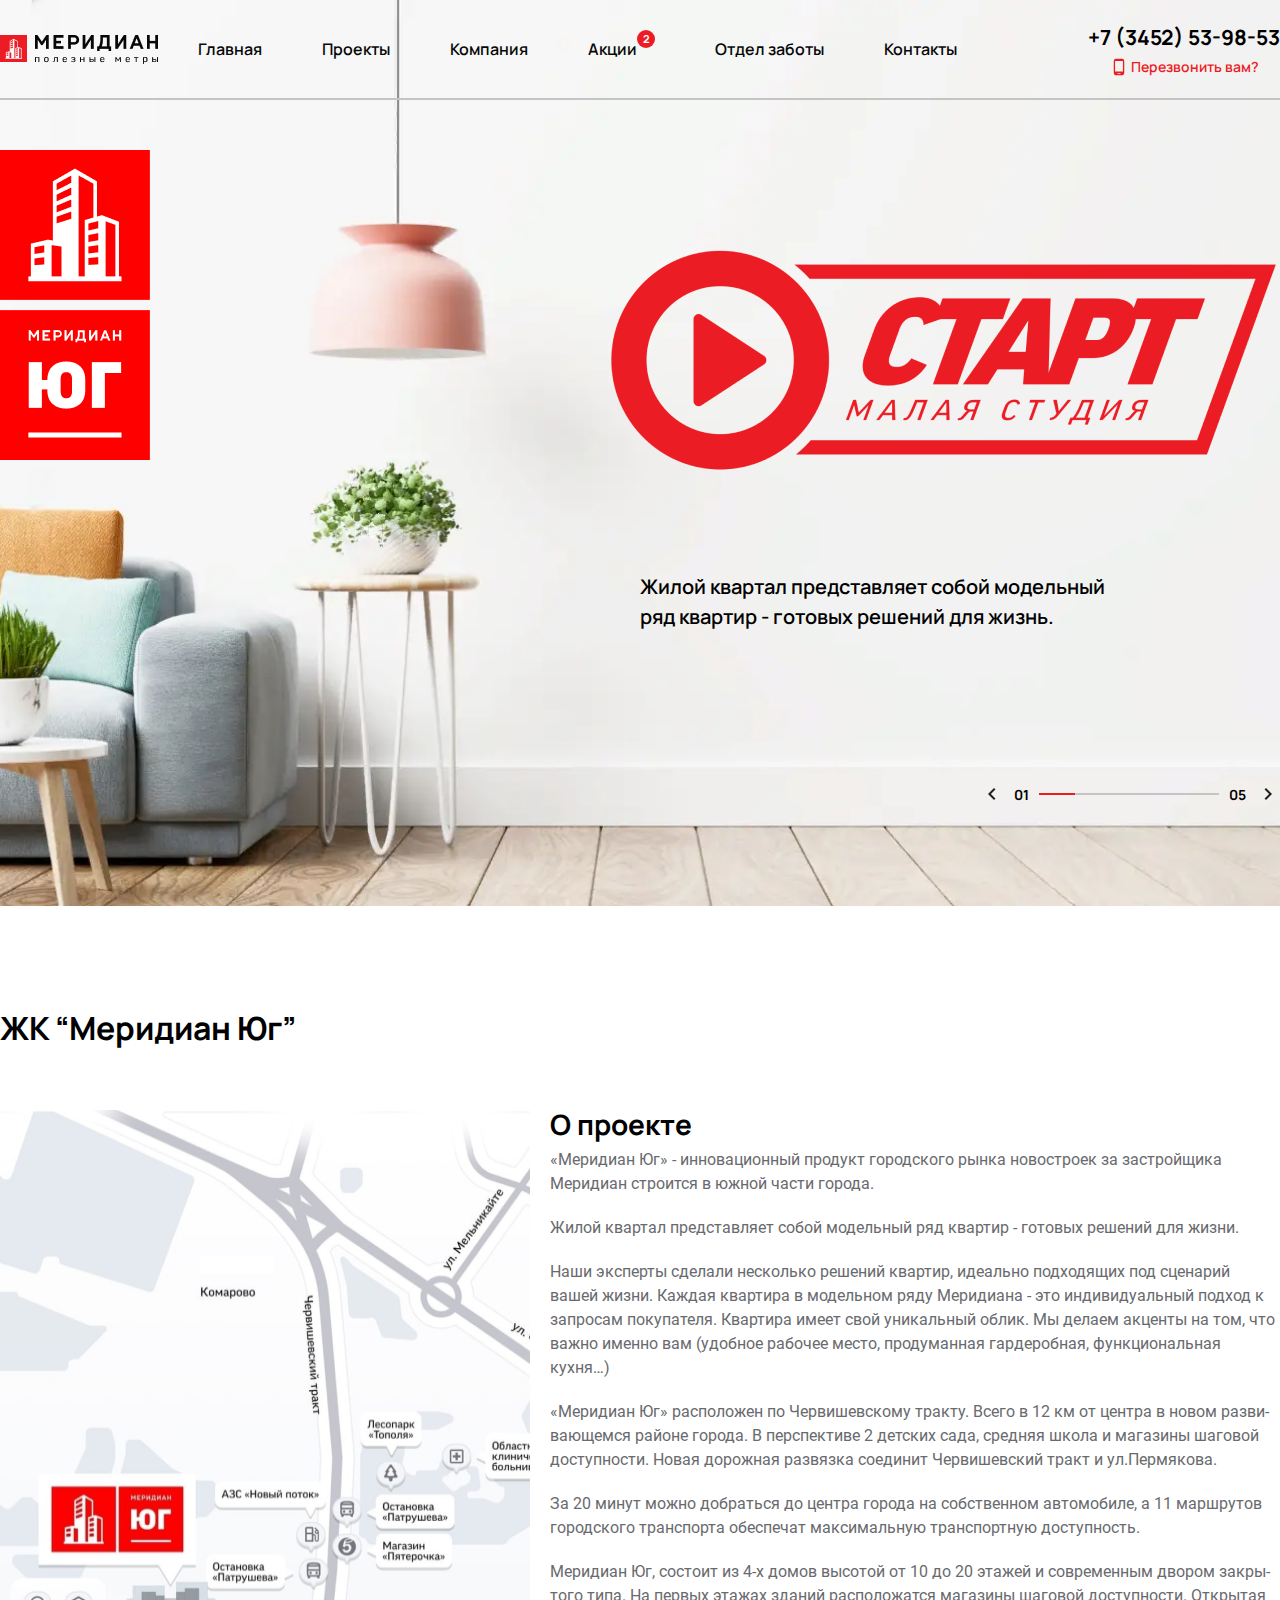
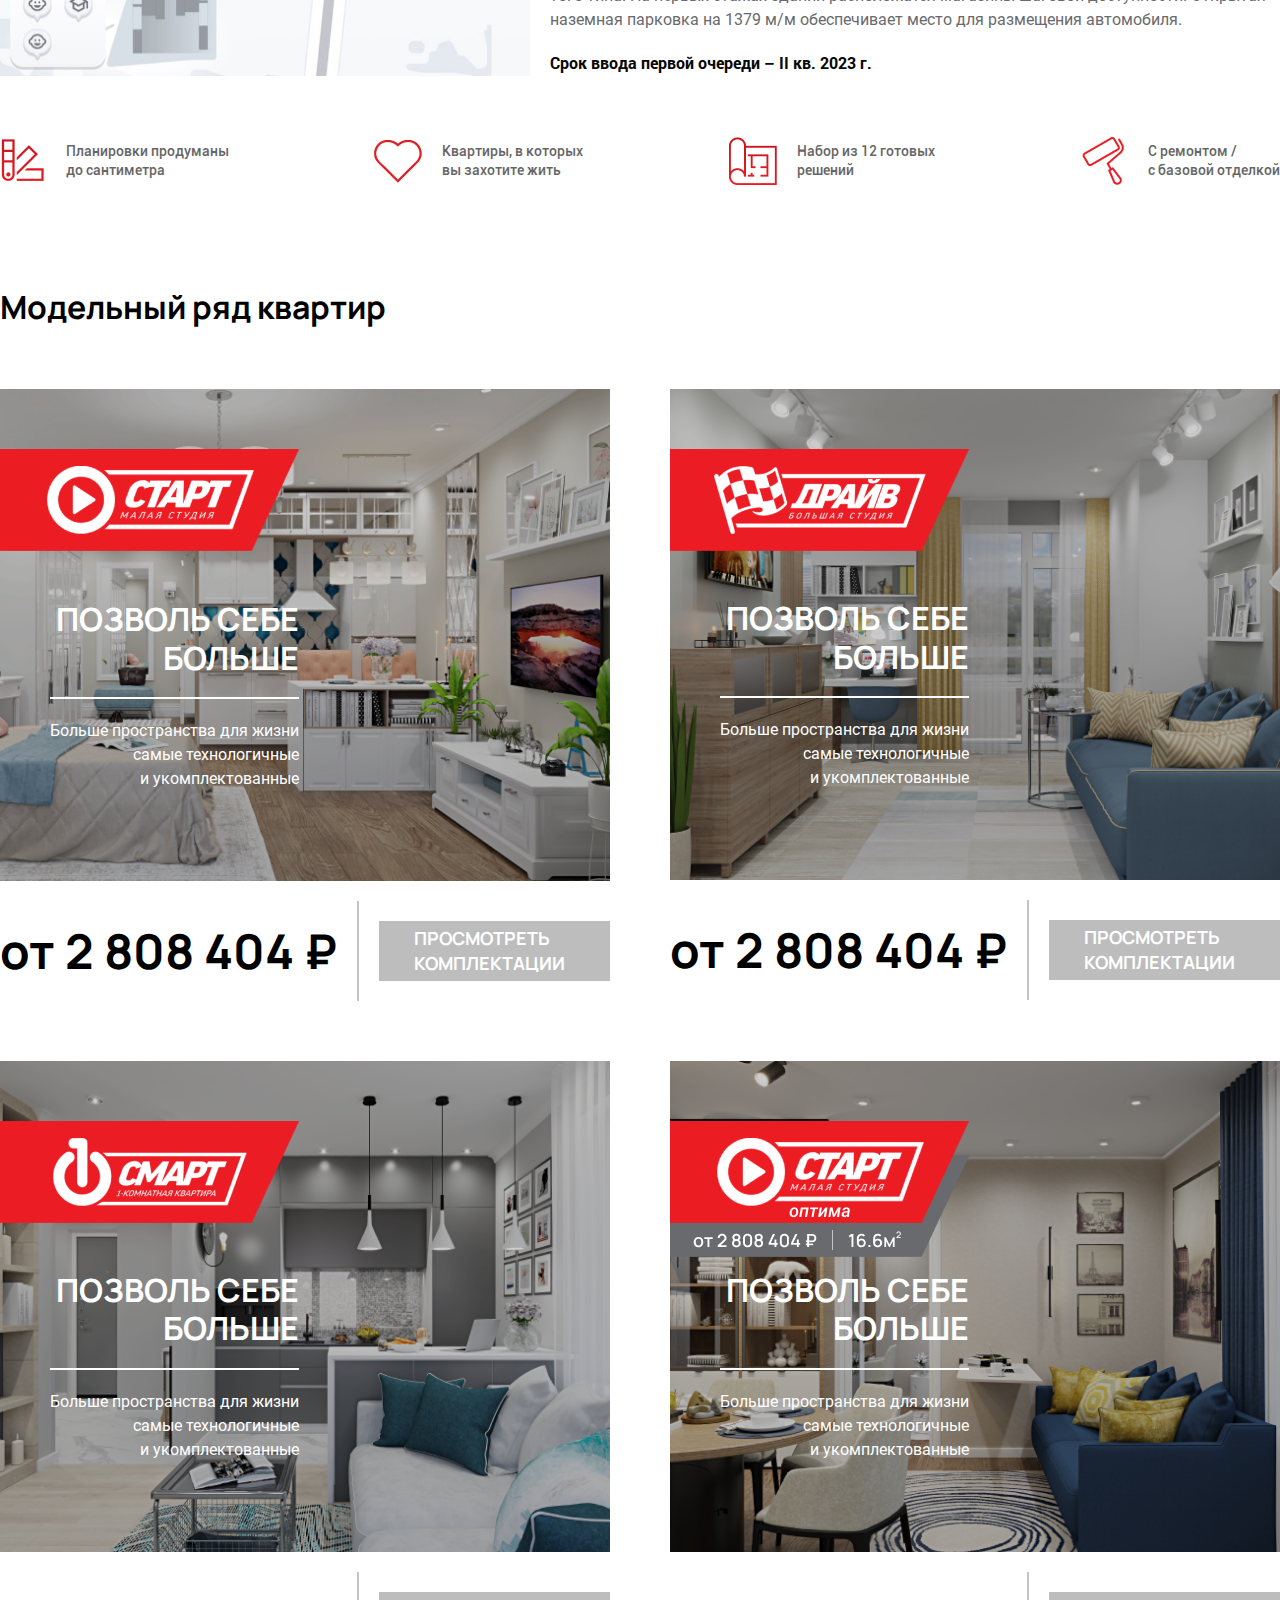
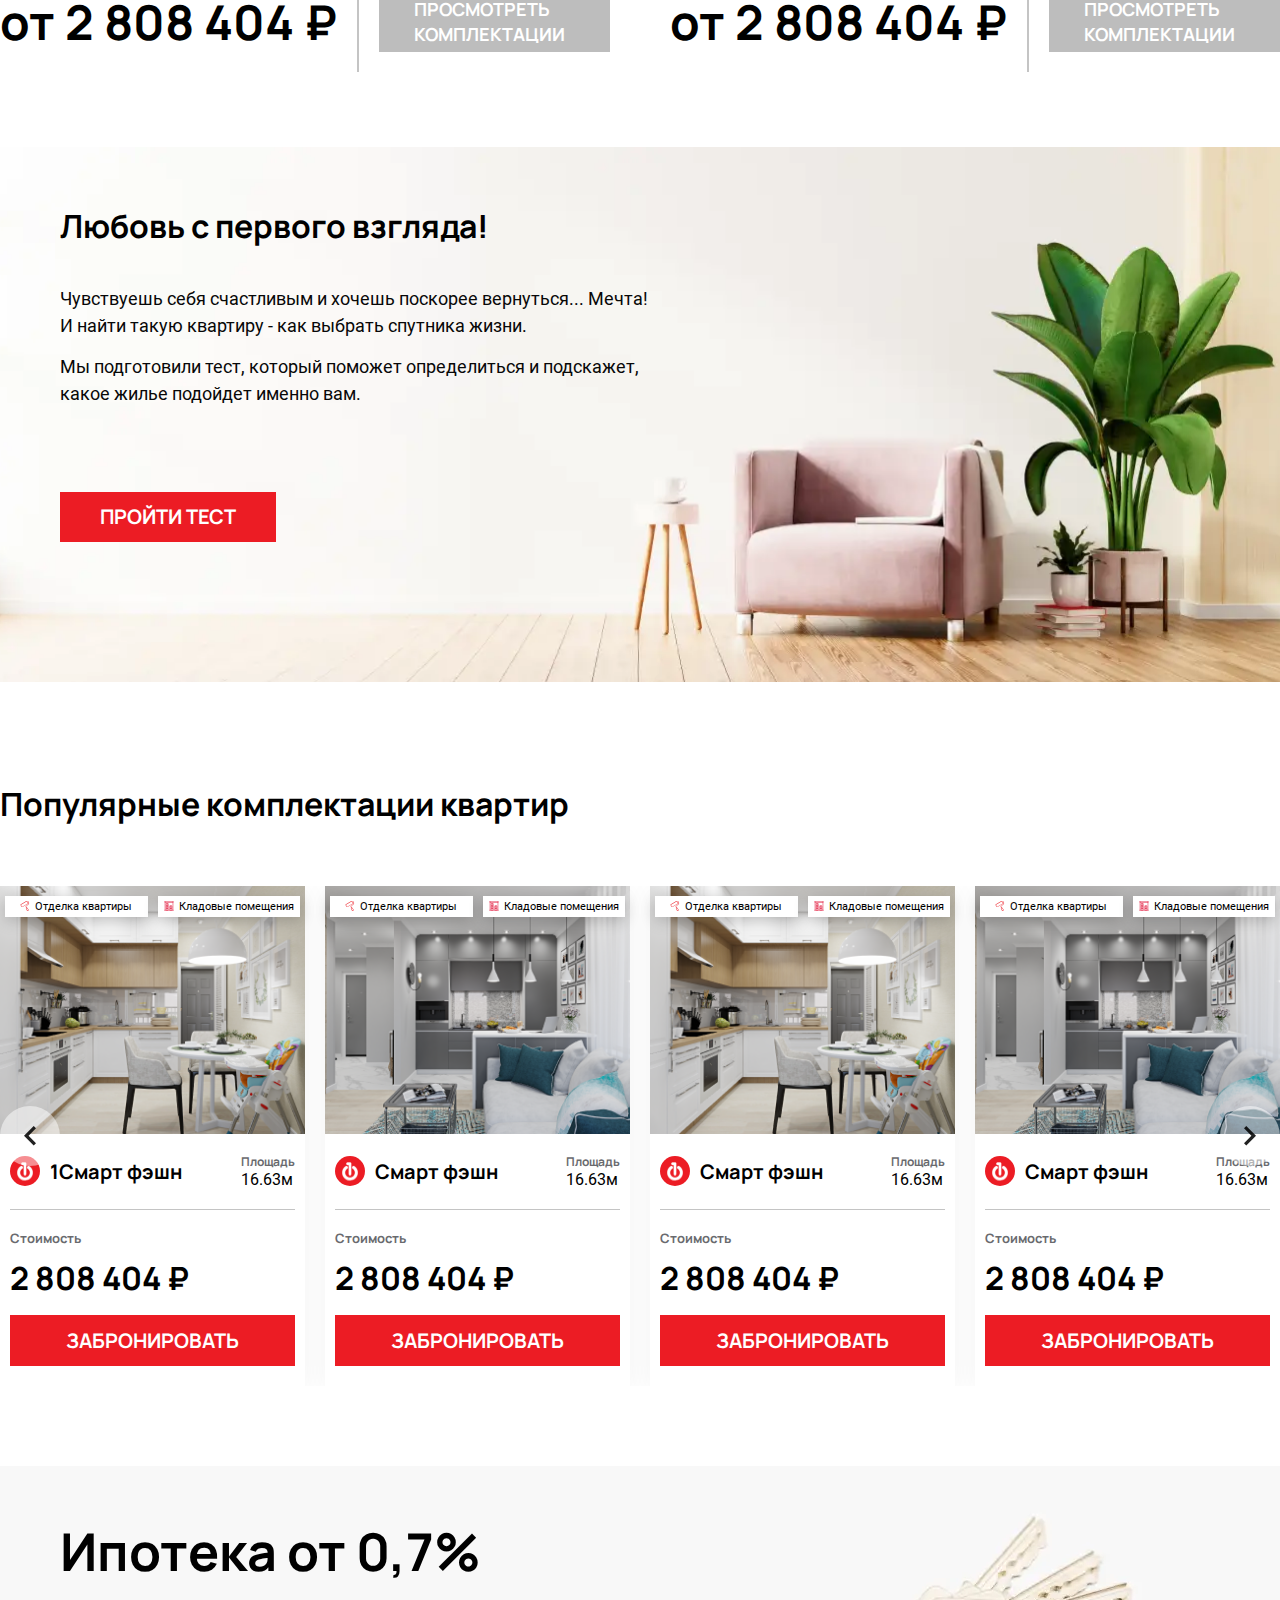
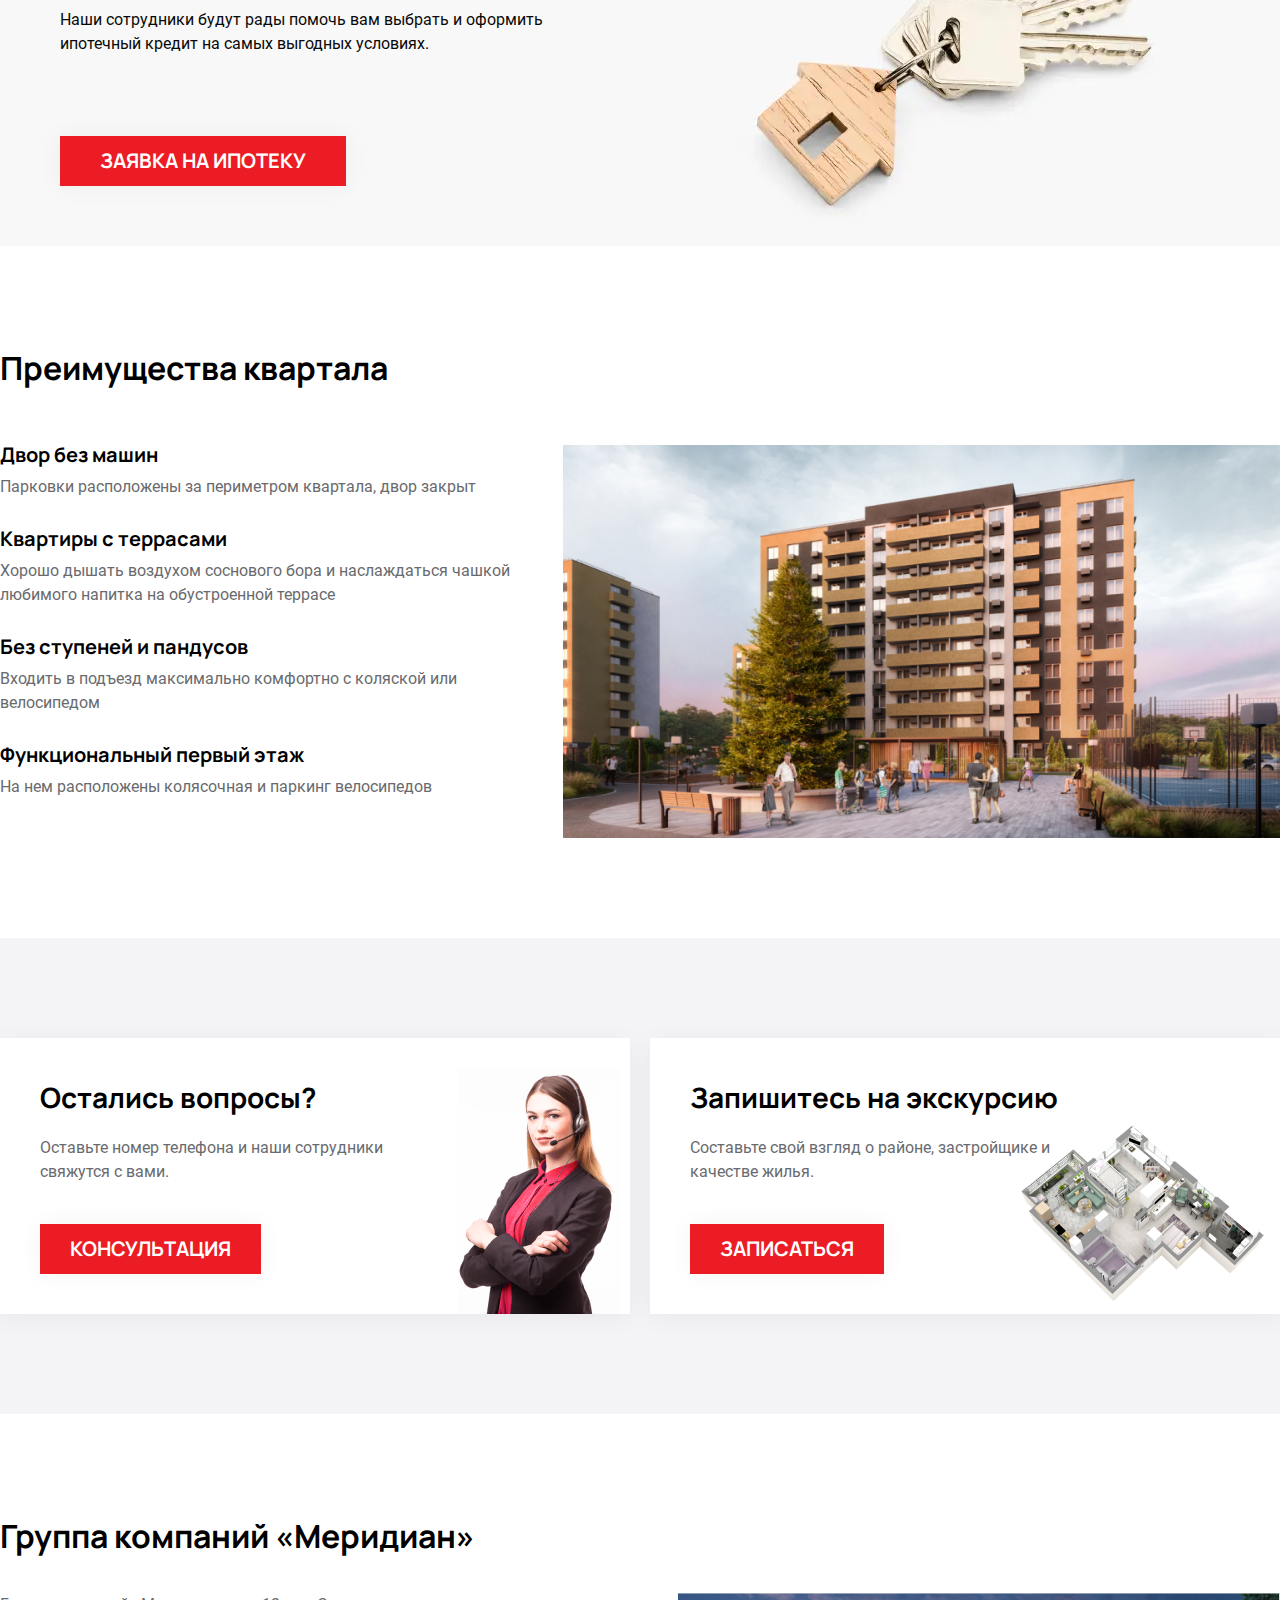
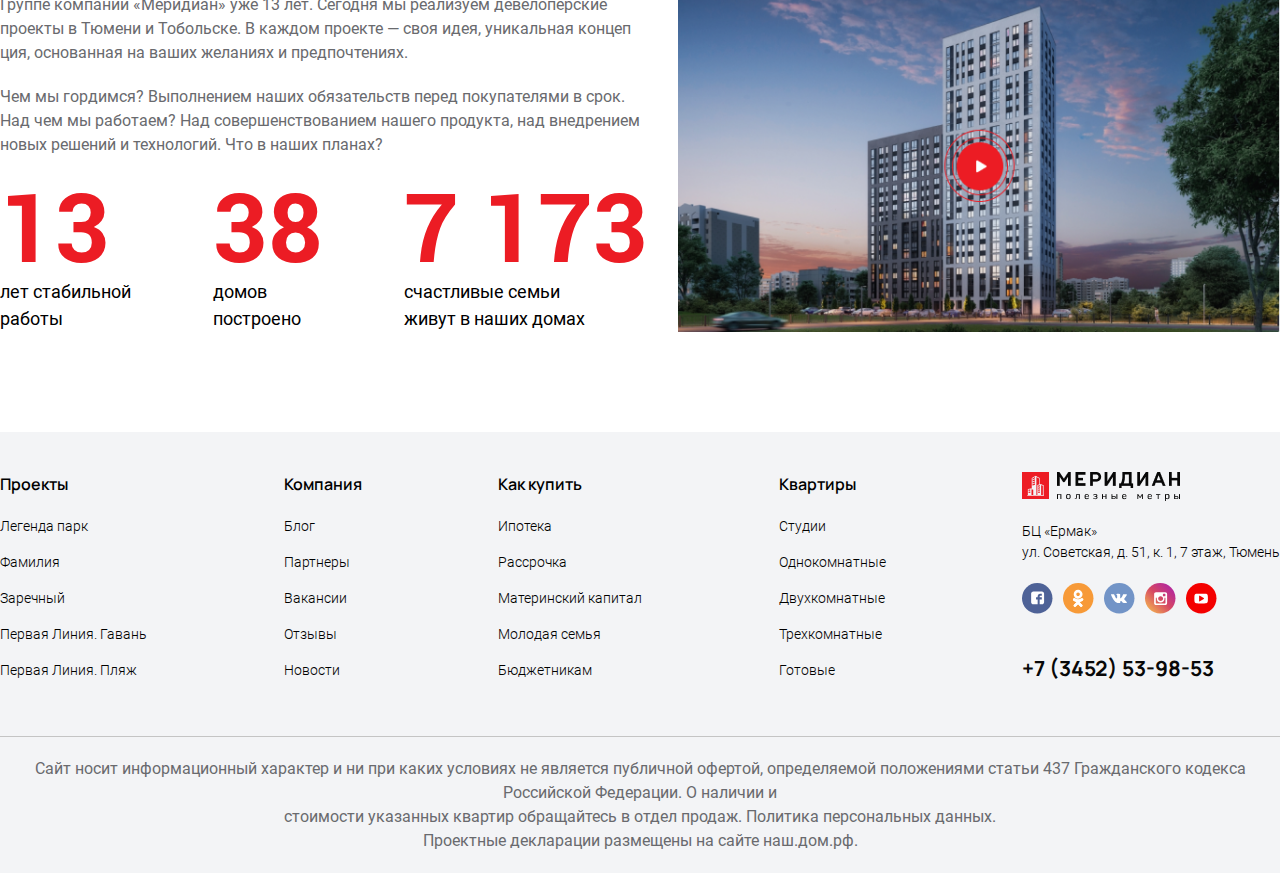
<file: index.html>
<!DOCTYPE html>
<html lang="ru">

<head>
  <meta charset="UTF-8">
  <meta name="viewport" content="width=device-width, initial-scale=1.0">
  <!-- Reset -->
  <!--<link rel="stylesheet" href="https://cdnjs.cloudflare.com/ajax/libs/meyer-reset/2.0/reset.min.css">-->
  <!-- Normalize -->
  <!--<link rel="stylesheet" href="https://cdnjs.cloudflare.com/ajax/libs/normalize/8.0.1/normalize.min.css">-->
  <!-- Fonts -->
  <link rel="stylesheet" href="https://stackpath.bootstrapcdn.com/font-awesome/4.7.0/css/font-awesome.min.css">
  <!-- Bootstrap -->
  <!--<link rel="stylesheet" href="https://cdn.jsdelivr.net/npm/bootstrap@4.5.3/dist/css/bootstrap.min.css">
<link rel="stylesheet" href="https://cdn.jsdelivr.net/npm/bootstrap@4.5.3/dist/css/bootstrap-grid.min.css">-->
  <!-- Styles -->
  <link rel="stylesheet" href="css/configuration.css">
  <link rel="stylesheet" href="css/fonts.css">
  <link rel="stylesheet" href="css/style.css">
</head>

<body>
  <header class="header " id="header">
    <div class="header__body container">
      <div class="header__burger">
        <div class="header__burger__line-1"></div>
        <div class="header__burger__line-2"></div>
        <div class="header__burger__line-3"></div>
      </div>
      <nav class="header__menu side">
        <div class="header__sideinfo">
          <div class="header__burger">
            <div class="header__burger__line-1"></div>
            <div class="header__burger__line-2"></div>
            <div class="header__burger__line-3"></div>
          </div>
          <a href="index.html">
            <img src="img/logos/header_logo.png" alt="" class="header__logo">
          </a>
          <span class="header__callback">
            <img src="img/icons/header_callback-icon.svg" alt="">
          </span>
        </div>

        <!--header__list копируется из базового меню ниже с помощью JS (Header SideMenu List Creator) -->
      </nav>
      <nav class="header__menu basic">
        <a href="index.html">
          <img src="img/logos/header_logo.png" alt="" class="header__logo">
        </a>
        <ul class="header__list">
          <li class="header__list-item">
            <a href="#" class="header__list-link">Главная <div></div>
            </a>
          </li>
          <li class="header__list-item">
            <a href="#" class="header__list-link">Проекты <div></div>
            </a>
          </li>
          <li class="header__list-item">
            <a href="#" class="header__list-link">Компания <div></div>
            </a>
          </li>
          <li class="header__list-item">
            <a href="#" class="header__list-link">Акции <span>2</span>
              <div></div>
            </a>
          </li>
          <li class="header__list-item">
            <a href="#" class="header__list-link">Отдел заботы <div></div>
            </a>
          </li>
          <li class="header__list-item">
            <a href="#" class="header__list-link">Контакты <div></div>
            </a>
          </li>
        </ul>
      </nav>
      <div class="header__contacts">
        <span class="header__phone">+7 (3452) 53-98-53</span>
        <a class="header__callback modal-form">
          <img src="img/icons/header_callback-icon.svg" alt="">
          <span>Перезвонить вам?</span>
        </a>
      </div>
    </div>
    <div class="shadow"></div>
  </header>

  <section class="startpage" id="startpage">
    <div class="container">
      <div class="startpage__body">
        <div class="startpage__media">
          <div class="startpage__media__line"></div>
          <a href="" class="startpage__media__item">
            <img src="img/icons/startpage_media-fb.svg" alt="">
          </a>
          <a href="" class="startpage__media__item">
            <img src="img/icons/startpage_media-ok.svg" alt="">
          </a>
          <a href="" class="startpage__media__item">
            <img src="img/icons/startpage_media-vk.svg" alt="">
          </a>
          <a href="" class="startpage__media__item">
            <img src="img/icons/startpage_media-inst.svg" alt="">
          </a>
          <a href="" class="startpage__media__item">
            <img src="img/icons/startpage_media-youtube.svg" alt="">
          </a>
        </div>
        <div class="startpage__characteristics">
          <img src="img/attachments/startpage_pic1.png" alt="" class="startpage__characteristics__item">
          <img src="img/attachments/startpage_pic2.png" alt="" class="startpage__characteristics__item">
        </div>
        <div class="startpage__info">
          <div class="startpage__info__slider">
            <div class="startpage__info__row">
              <div class="startpage__info__item">
                <img src="img/logos/startpage_logo.png" alt="" class="startpage__info__logo">
                <span class="startpage__info__desc">
                  Жилой квартал представляет собой модельный
                  <br>
                  ряд квартир - готовых решений для жизнь.
                </span>
              </div>
              <div class="startpage__info__item">
                <img src="img/logos/startpage_logo.png" alt="" class="startpage__info__logo">
                <span class="startpage__info__desc">
                  Жилой квартал представляет собой модельный
                  <br>
                  ряд квартир - готовых решений для жизнь.
                </span>
              </div>
              <div class="startpage__info__item">
                <img src="img/logos/startpage_logo.png" alt="" class="startpage__info__logo">
                <span class="startpage__info__desc">
                  Жилой квартал представляет собой модельный
                  <br>
                  ряд квартир - готовых решений для жизнь.
                </span>
              </div>
              <div class="startpage__info__item">
                <img src="img/logos/startpage_logo.png" alt="" class="startpage__info__logo">
                <span class="startpage__info__desc">
                  Жилой квартал представляет собой модельный
                  <br>
                  ряд квартир - готовых решений для жизнь.
                </span>
              </div>
              <div class="startpage__info__item">
                <img src="img/logos/startpage_logo.png" alt="" class="startpage__info__logo">
                <span class="startpage__info__desc">
                  Жилой квартал представляет собой модельный
                  <br>
                  ряд квартир - готовых решений для жизнь.
                </span>
              </div>
            </div>
          </div>
          <div class="startpage__info__changer">
            <img src="img/icons/startpage_switch_left.png" alt="" class="startpage__info__changer__switch left">
            <span class="startpage__info__changer__numbers status">01</span>
            <div class="startpage__info__changer__full-line">
              <div class="startpage__info__changer__loaded-line">

              </div>
            </div>
            <span class="startpage__info__changer__numbers col">04</span>
            <img src="img/icons/startpage_switch_right.png" alt="" class="startpage__info__changer__switch right">
          </div>
        </div>
      </div>
    </div>
    <button class="startpage__details">ПОДРОБНЕЕ</button>
  </section>
  <section class="meridian" id="meridian">
    <div class="meridian__body container">
      <h2 class="meridian__header">ЖК “Меридиан Юг”</h2>
      <div class="meridian__info">
        <img src="img/attachments/startpage_geo.png" alt="" class="meridian__info__geo">
        <div class="meridian__info__desc">
          <h3 class="meridian__info__subheader">О проекте</h3>
          <p class="meridian__info__text">
            «Меридиан Юг» - инновационный продукт городского рынка новостроек за застройщика
            Меридиан строится в южной части города.
          </p>
          <p class="meridian__info__text">
            Жилой квартал представляет собой модельный ряд квартир - готовых решений для жизни.
          </p>
          <p class="meridian__info__text">
            Наши эксперты сделали несколько решений квартир, идеально подходящих под сценарий
            вашей жизни. Каждая квартира в модельном ряду Меридиана - это индивидуальный подход
            к запросам покупателя. Квартира имеет свой уникальный облик. Мы делаем акценты на том,
            что важно именно вам (удобное рабочее место, продуманная гардеробная, функциональная
            кухня…)
          </p>
          <p class="meridian__info__text">
            «Меридиан Юг» расположен по Червишевскому тракту. Всего в 12 км от центра в новом разви-
            вающемся районе города. В перспективе 2 детских сада, средняя школа и магазины шаговой
            доступности. Новая дорожная развязка соединит Червишевский тракт и ул.Пермякова.
          </p>
          <p class="meridian__info__text">
            За 20 минут можно добраться до центра города на собственном автомобиле, а 11 маршрутов
            городского транспорта обеспечат максимальную транспортную доступность.
          </p>
          <p class="meridian__info__text">
            Меридиан Юг, состоит из 4-х домов высотой от 10 до 20 этажей и современным двором закры-
            того типа. На первых этажах зданий расположатся магазины шаговой доступности. Открытая
            наземная парковка на 1379 м/м обеспечивает место для размещения автомобиля.
          </p>
          <p class="meridian__info__text" id="last">
            <span>Срок ввода первой очереди – II кв. 2023 г.</span>
          </p>

        </div>
      </div>
      <div class="meridian__benefits">
        <div class="meridian__benefits__item">
          <img class="meridian__benefits__img" src="img/attachments/startpage_benefits-pic1.png" alt="">
          <span class="meridian__benefits__desc">
            Планировки продуманы
            <br>
            до сантиметра
          </span>
        </div>
        <div class="meridian__benefits__item">
          <img class="meridian__benefits__img" src="img/attachments/startpage_benefits-pic2.png" alt="">
          <span class="meridian__benefits__desc">
            Квартиры, в которых
            <br>
            вы захотите жить
          </span>
        </div>
        <div class="meridian__benefits__item">
          <img class="meridian__benefits__img" src="img/attachments/startpage_benefits-pic3.png" alt="">
          <span class="meridian__benefits__desc">
            Набор из 12 готовых
            <br>
            решений
          </span>
        </div>
        <div class="meridian__benefits__item">
          <img class="meridian__benefits__img" src="img/attachments/startpage_benefits-pic4.png" alt="">
          <span class="meridian__benefits__desc">
            С ремонтом /
            <br>
            с базовой отделкой
          </span>
        </div>
      </div>
    </div>
  </section>
  <section class="models" id="models">
    <div class="models__body container">
      <h2 class="models__header">Модельный ряд квартир</h2>
      <div class="models__row">
        <div class="models__item">
          <div class="models__item__pic">
            <div class="models__item__pic__info">
              <img src="img/attachments/models_item-1_logo.png" alt="" class="models__item__pic__logo">
              <div class="models__item__pic__text">
                <h2 class="models__item__pic__header">
                  ПОЗВОЛЬ СЕБЕ
                  <br>
                  БОЛЬШЕ
                </h2>
                <div class="models__item__pic__devider"></div>
                <p class="models__item__pic__desc">
                  Больше пространства для жизни
                  <br>
                  самые технологичные
                  <br>
                  и укомплектованные
                </p>
              </div>
            </div>
            <img src="img/attachments/models_item-1.png" alt="" class="models__item__pic__bg">
          </div>
          <div class="models__item__conditions">
            <span class="models__item__price">от 2 808 404 ₽</span>
            <div class="models__item__devider"></div>
            <button class="models__item__view">Просмотреть комплектации</button>
          </div>
        </div>
        <div class="models__item">
          <div class="models__item__pic">
            <div class="models__item__pic__info">
              <img src="img/attachments/models_item-2_logo.png" alt="" class="models__item__pic__logo">
              <div class="models__item__pic__text">
                <h2 class="models__item__pic__header">
                  ПОЗВОЛЬ СЕБЕ
                  <br>
                  БОЛЬШЕ
                </h2>
                <div class="models__item__pic__devider"></div>
                <p class="models__item__pic__desc">
                  Больше пространства для жизни
                  <br>
                  самые технологичные
                  <br>
                  и укомплектованные
                </p>
              </div>
            </div>
            <img src="img/attachments/models_item-2.png" alt="" class="models__item__pic__bg">
          </div>
          <div class="models__item__conditions">
            <span class="models__item__price">от 2 808 404 ₽</span>
            <div class="models__item__devider"></div>
            <button class="models__item__view">Просмотреть комплектации</button>
          </div>
        </div>
        <div class="models__item">
          <div class="models__item__pic">
            <div class="models__item__pic__info">
              <img src="img/attachments/models_item-3_logo.png" alt="" class="models__item__pic__logo">
              <div class="models__item__pic__text">
                <h2 class="models__item__pic__header">
                  ПОЗВОЛЬ СЕБЕ
                  <br>
                  БОЛЬШЕ
                </h2>
                <div class="models__item__pic__devider"></div>
                <p class="models__item__pic__desc">
                  Больше пространства для жизни
                  <br>
                  самые технологичные
                  <br>
                  и укомплектованные
                </p>
              </div>
            </div>
            <img src="img/attachments/models_item-3.png" alt="" class="models__item__pic__bg">
          </div>
          <div class="models__item__conditions">
            <span class="models__item__price">от 2 808 404 ₽</span>
            <div class="models__item__devider"></div>
            <button class="models__item__view">Просмотреть комплектации</button>
          </div>
        </div>
        <div class="models__item">
          <div class="models__item__pic">
            <div class="models__item__pic__info">
              <img src="img/attachments/models_item-4_logo.png" alt="" class="models__item__pic__logo">
              <div class="models__item__pic__text">
                <h2 class="models__item__pic__header">
                  ПОЗВОЛЬ СЕБЕ
                  <br>
                  БОЛЬШЕ
                </h2>
                <div class="models__item__pic__devider"></div>
                <p class="models__item__pic__desc">
                  Больше пространства для жизни
                  <br>
                  самые технологичные
                  <br>
                  и укомплектованные
                </p>
              </div>
            </div>
            <img src="img/attachments/models_item-4.png" alt="" class="models__item__pic__bg">
          </div>
          <div class="models__item__conditions">
            <span class="models__item__price">от 2 808 404 ₽</span>
            <div class="models__item__devider"></div>
            <button class="models__item__view">Просмотреть комплектации</button>
          </div>
        </div>
      </div>
    </div>
  </section>
  <section class="test" id="test">
    <div class="test__body container">
      <h2 class="test__header">Любовь с первого взгляда!</h2>
      <p class="test__desc">
        Чувствуешь себя счастливым и хочешь поскорее вернуться... Мечта!
        <br>
        И найти такую квартиру - как выбрать спутника жизни.
        <br>
        <span></span>
        Мы подготовили тест, который поможет определиться и подскажет,
        <br>
        какое жилье подойдет именно вам.
      </p>
      <button class="test__btn modal-test">ПРОЙТИ ТЕСТ</button>
    </div>
  </section>
  <section class="sets apartment" id="sets">
    <div class="sets__body container">
      <h2 class="sets__header">Популярные комплектации квартир</h2>
      <div class="sets__slider">
        <div class="sets__switch prev">
          <img src="img/icons/sets_slider-prev.svg" alt="">
        </div>
        <div class="sets__switch next">
          <img src="img/icons/sets_slider-next.svg" alt="">
        </div>
        <div class="sets__row">
          <div class="sets__item">
            <div class="sets__img">
              <div class="sets__details">
                <a href="" class="sets__details__link">
                  <img src="img/icons/sets_decoration-icon.svg" alt="">Отделка квартиры
                </a>
                <a href="" class="sets__details__link">
                  <img src="img/icons/sets_storage-icon.svg" alt="">Кладовые помещения
                </a>
              </div>
              <img src="img/attachments/sets_pic-1.png" alt="" class="sets__pic">
            </div>
            <div class="sets__content">
              <div class="sets__desc">
                <div class="sets__style">
                  <img class="sets__style__pic" src="img/icons/sets_style-icon.svg" alt="">
                  <span class="sets__style__type">1Смарт фэшн</span>
                </div>
                <div class="sets__area">
                  <h6 class="sets__area__header">Площадь</h6>
                  <span class="sets__area__value">16.63м</span>
                </div>
              </div>
              <div class="sets__devider"></div>
              <div class="sets__cost">
                <h6 class="sets__cost__header">Стоимость </h6>
                <span class="sets__cost__value">2 808 404 ₽</span>
              </div>
              <button class="sets__reserve modal-form">ЗАБРОНИРОВАТЬ</button>
            </div>
          </div>
          <div class="sets__item">
            <div class="sets__img">
              <div class="sets__details">
                <a href="" class="sets__details__link">
                  <img src="img/icons/sets_decoration-icon.svg" alt="">Отделка квартиры
                </a>
                <a href="" class="sets__details__link">
                  <img src="img/icons/sets_storage-icon.svg" alt="">Кладовые помещения
                </a>
              </div>
              <img src="img/attachments/sets_pic-2.png" alt="" class="sets__pic">
            </div>
            <div class="sets__content">
              <div class="sets__desc">
                <div class="sets__style">
                  <img class="sets__style__pic" src="img/icons/sets_style-icon.svg" alt="">
                  <span class="sets__style__type">Смарт фэшн</span>
                </div>
                <div class="sets__area">
                  <h6 class="sets__area__header">Площадь</h6>
                  <span class="sets__area__value">16.63м</span>
                </div>
              </div>
              <div class="sets__devider"></div>
              <div class="sets__cost">
                <h6 class="sets__cost__header">Стоимость </h6>
                <span class="sets__cost__value">2 808 404 ₽</span>
              </div>
              <button class="sets__reserve modal-form">ЗАБРОНИРОВАТЬ</button>
            </div>
          </div>
          <div class="sets__item">
            <div class="sets__img">
              <div class="sets__details">
                <a href="" class="sets__details__link">
                  <img src="img/icons/sets_decoration-icon.svg" alt="">Отделка квартиры
                </a>
                <a href="" class="sets__details__link">
                  <img src="img/icons/sets_storage-icon.svg" alt="">Кладовые помещения
                </a>
              </div>
              <img src="img/attachments/sets_pic-1.png" alt="" class="sets__pic">
            </div>
            <div class="sets__content">
              <div class="sets__desc">
                <div class="sets__style">
                  <img class="sets__style__pic" src="img/icons/sets_style-icon.svg" alt="">
                  <span class="sets__style__type">Смарт фэшн</span>
                </div>
                <div class="sets__area">
                  <h6 class="sets__area__header">Площадь</h6>
                  <span class="sets__area__value">16.63м</span>
                </div>
              </div>
              <div class="sets__devider"></div>
              <div class="sets__cost">
                <h6 class="sets__cost__header">Стоимость </h6>
                <span class="sets__cost__value">2 808 404 ₽</span>
              </div>
              <button class="sets__reserve modal-form">ЗАБРОНИРОВАТЬ</button>
            </div>
          </div>
          <div class="sets__item">
            <div class="sets__img">
              <div class="sets__details">
                <a href="" class="sets__details__link">
                  <img src="img/icons/sets_decoration-icon.svg" alt="">Отделка квартиры
                </a>
                <a href="" class="sets__details__link">
                  <img src="img/icons/sets_storage-icon.svg" alt="">Кладовые помещения
                </a>
              </div>
              <img src="img/attachments/sets_pic-2.png" alt="" class="sets__pic">
            </div>
            <div class="sets__content">
              <div class="sets__desc">
                <div class="sets__style">
                  <img class="sets__style__pic" src="img/icons/sets_style-icon.svg" alt="">
                  <span class="sets__style__type">Смарт фэшн</span>
                </div>
                <div class="sets__area">
                  <h6 class="sets__area__header">Площадь</h6>
                  <span class="sets__area__value">16.63м</span>
                </div>
              </div>
              <div class="sets__devider"></div>
              <div class="sets__cost">
                <h6 class="sets__cost__header">Стоимость </h6>
                <span class="sets__cost__value">2 808 404 ₽</span>
              </div>
              <button class="sets__reserve modal-form">ЗАБРОНИРОВАТЬ</button>
            </div>
          </div>
          <div class="sets__item">
            <div class="sets__img">
              <div class="sets__details">
                <a href="" class="sets__details__link">
                  <img src="img/icons/sets_decoration-icon.svg" alt="">Отделка квартиры
                </a>
                <a href="" class="sets__details__link">
                  <img src="img/icons/sets_storage-icon.svg" alt="">Кладовые помещения
                </a>
              </div>
              <img src="img/attachments/sets_pic-1.png" alt="" class="sets__pic">
            </div>
            <div class="sets__content">
              <div class="sets__desc">
                <div class="sets__style">
                  <img class="sets__style__pic" src="img/icons/sets_style-icon.svg" alt="">
                  <span class="sets__style__type">5Смарт фэшн</span>
                </div>
                <div class="sets__area">
                  <h6 class="sets__area__header">Площадь</h6>
                  <span class="sets__area__value">16.63м</span>
                </div>
              </div>
              <div class="sets__devider"></div>
              <div class="sets__cost">
                <h6 class="sets__cost__header">Стоимость </h6>
                <span class="sets__cost__value">2 808 404 ₽</span>
              </div>
              <button class="sets__reserve modal-form">ЗАБРОНИРОВАТЬ</button>
            </div>
          </div>
          <div class="sets__item">
            <div class="sets__img">
              <div class="sets__details">
                <a href="" class="sets__details__link">
                  <img src="img/icons/sets_decoration-icon.svg" alt="">Отделка квартиры
                </a>
                <a href="" class="sets__details__link">
                  <img src="img/icons/sets_storage-icon.svg" alt="">Кладовые помещения
                </a>
              </div>
              <img src="img/attachments/sets_pic-2.png" alt="" class="sets__pic">
            </div>
            <div class="sets__content">
              <div class="sets__desc">
                <div class="sets__style">
                  <img class="sets__style__pic" src="img/icons/sets_style-icon.svg" alt="">
                  <span class="sets__style__type">6Смарт фэшн</span>
                </div>
                <div class="sets__area">
                  <h6 class="sets__area__header">Площадь</h6>
                  <span class="sets__area__value">16.63м</span>
                </div>
              </div>
              <div class="sets__devider"></div>
              <div class="sets__cost">
                <h6 class="sets__cost__header">Стоимость </h6>
                <span class="sets__cost__value">2 808 404 ₽</span>
              </div>
              <button class="sets__reserve modal-form">ЗАБРОНИРОВАТЬ</button>
            </div>
          </div>
          <div class="sets__item">
            <div class="sets__img">
              <div class="sets__details">
                <a href="" class="sets__details__link">
                  <img src="img/icons/sets_decoration-icon.svg" alt="">Отделка квартиры
                </a>
                <a href="" class="sets__details__link">
                  <img src="img/icons/sets_storage-icon.svg" alt="">Кладовые помещения
                </a>
              </div>
              <img src="img/attachments/sets_pic-1.png" alt="" class="sets__pic">
            </div>
            <div class="sets__content">
              <div class="sets__desc">
                <div class="sets__style">
                  <img class="sets__style__pic" src="img/icons/sets_style-icon.svg" alt="">
                  <span class="sets__style__type">7Смарт фэшн</span>
                </div>
                <div class="sets__area">
                  <h6 class="sets__area__header">Площадь</h6>
                  <span class="sets__area__value">16.63м</span>
                </div>
              </div>
              <div class="sets__devider"></div>
              <div class="sets__cost">
                <h6 class="sets__cost__header">Стоимость </h6>
                <span class="sets__cost__value">2 808 404 ₽</span>
              </div>
              <button class="sets__reserve modal-form">ЗАБРОНИРОВАТЬ</button>
            </div>
          </div>
        </div>
      </div>
    </div>
  </section>
  <section class="credit" id="credit">
    <div class="credit__body container">
      <h1 class="credit__header">Ипотека от 0,7%</h1>
      <p class="credit__desc">
        Наши сотрудники будут рады помочь вам выбрать и оформить
        <br>
        ипотечный кредит на самых выгодных условиях.
      </p>
      <button class="credit__request modal-form">Заявка на ипотеку</button>
    </div>
  </section>
  <section class="benefits" id="benefits">
    <div class="benefits__body container">
      <h2 class="benefits__header">Преимущества квартала </h2>
      <div class="benefits__content">
        <div class="benefits__list">
          <div class="benefits__list-item">
            <h4 class="benefits__list-item__header">Двор без машин</h4>
            <p class="benefits__list-item__desc">
              Парковки расположены за периметром
              квартала, двор закрыт
            </p>
          </div>
          <div class="benefits__list-item">
            <h4 class="benefits__list-item__header">Квартиры с террасами</h4>
            <p class="benefits__list-item__desc">
              Хорошо дышать воздухом соснового бора и
              наслаждаться чашкой любимого напитка
              на обустроенной террасе
            </p>
          </div>
          <div class="benefits__list-item">
            <h4 class="benefits__list-item__header">Без ступеней и пандусов</h4>
            <p class="benefits__list-item__desc">
              Входить в подъезд максимально комфортно с
              коляской или велосипедом
            </p>
          </div>
          <div class="benefits__list-item">
            <h4 class="benefits__list-item__header">Функциональный первый этаж</h4>
            <p class="benefits__list-item__desc">
              На нем расположены колясочная и паркинг
              велосипедов
            </p>
          </div>
        </div>
        <img src="img/attachments/benefits_pic.png" alt="" class="benefits__pic">
      </div>
    </div>
  </section>
  <section class="offers" id="offers">
    <div class="container">
      <div class="offers__body">
        <div class="offers__item consultation">
          <div class="offers__item__body">
            <div class="offers__item__info">
              <div class="offers__item__text">
                <h3 class="offers__item__header">Остались вопросы?</h3>
                <span class="offers__item__desc">
                  Оставьте номер телефона и наши сотрудники
                  <br>
                  свяжутся с вами.
                </span>
              </div>
              <button class="offers__item__btn modal-form">КОНСУЛЬТАЦИЯ</button>
            </div>
            <img src="img/attachments/offers_pic-1.png" alt="" class="offers__item__pic">
          </div>
        </div>
        <div class="offers__item sign-up">
          <div class="offers__item__body">
            <div class="offers__item__info">
              <div class="offers__item__text">
                <h3 class="offers__item__header">Запишитесь на экскурсию</h3>
                <span class="offers__item__desc">
                  Составьте свой взгляд о районе, застройщике и качестве жилья.
                </span>
              </div>
              <button class="offers__item__btn modal-form">ЗАПИСАТЬСЯ</button>
            </div>
            <img src="img/attachments/offers_pic-2.png" alt="" class="offers__item__pic">
          </div>
        </div>
      </div>
    </div>
  </section>
  <section class="group" id="group">
    <div class="group__body container">
      <h2 class="group__header">Группа компаний «Меридиан»</h2>
      <div class="group__content">
        <div class="group__info">
          <p class="group__desc">
            Группе компаний «Меридиан» уже 13 лет. Сегодня мы реализуем девелоперские проекты
            в Тюмени и Тобольске. В каждом проекте — своя идея, уникальная концеп ция, основанная на ваших желаниях и предпочтениях.
          </p>
          <p class="group__desc">
            Чем мы гордимся? Выполнением наших обязательств перед покупателями в срок. Над
            чем мы работаем? Над совершенствованием нашего продукта, над внедрением новых
            решений и технологий. Что в наших планах?
          </p>
          <div class="group__achievements">
            <div class="group__item">
              <h1 class="group__item__header">13</h1>
              <span class="group__item__text">
                лет стабильной
                <br>
                работы
              </span>
            </div>
            <div class="group__item">
              <h1 class="group__item__header">38</h1>
              <span class="group__item__text">
                домов
                <br>
                построено
              </span>
            </div>
            <div class="group__item">
              <h1 class="group__item__header">7 173</h1>
              <span class="group__item__text">
                счастливые семьи
                <br>
                живут в наших домах
              </span>
            </div>
          </div>
        </div>
        <img src="img/attachments/group_pic.png" alt="" class="group__pic">
      </div>
    </div>
  </section>
  <div class="modal">
    <div class="modal__item form">
      <img class="modal__close" src="img/icons/modal_close.svg" alt="">
      <div class="modal__content">
        <form action="" class="modal__form">
          <input type="text" class="modal__name" placeholder="Имя" required>
          <input type="phone" class="modal__number" placeholder="Телефон" required>
          <button class="modal__btn">ОТПРАВИТЬ</button>
          <span class="modal__agreement">
            <input type="checkbox" id="modal-agree">
            <label for="modal-agree">Согласен с условиями</label>
            <a href="">пользовательского соглашения</a>
          </span>
        </form>
      </div>
    </div>
    <div class="modal__item test">
      <img class="modal__close" src="img/icons/modal_close.svg" alt="">
      <div class="modal__content">
        <div class="modal__slider">
          <div class="modal__slider__row">
            <div class="modal__slider__item">
              <h2 class="modal__slider__header">Вопрос №1</h2>
              <div class="modal__slider__info">
                <form action="" class="modal__slider__form">
                  <div class="modal__slider__form__choice">
                    <h6>
                      <input type="radio" id="q-1_c-1" name="q-1">
                      <label for="q-1_c-1" class="radio">Вариант ответа 1</label>
                    </h6>
                  </div>
                  <div class="modal__slider__form__choice">
                    <h6>
                      <input type="radio" id="q-1_c-2" name="q-1">
                      <label for="q-1_c-2" class="radio">Вариант ответа 2</label>
                    </h6>
                  </div>
                  <div class="modal__slider__form__choice">
                    <h6>
                      <input type="radio" id="q-1_c-3" name="q-1">
                      <label for="q-1_c-3" class="radio">Вариант ответа 3</label>
                    </h6>
                  </div>
                  <div class="modal__slider__form__choice">
                    <h6>
                      <input type="radio" id="q-1_c-4" name="q-1">
                      <label for="q-1_c-4" class="radio">Вариант ответа 4</label>
                    </h6>
                  </div>
                </form>
                <div class="modal__slider__devider"></div>
                <img src="img/attachments/models_item-1.png" alt="" class="modal__slider__pic">
              </div>
            </div>
            <div class="modal__slider__item">
              <h2 class="modal__slider__header">Вопрос №2</h2>
              <div class="modal__slider__info">
                <form action="" class="modal__slider__form">
                  <div class="modal__slider__form__choice">
                    <h6>
                      <input type="radio" id="q-2_c-1" name="q-2">
                      <label for="q-2_c-1" class="radio">Вариант ответа 1</label>
                    </h6>
                  </div>
                  <div class="modal__slider__form__choice">
                    <h6>
                      <input type="radio" id="q-2_c-2" name="q-2">
                      <label for="q-2_c-2" class="radio">Вариант ответа 2</label>
                    </h6>
                  </div>
                  <div class="modal__slider__form__choice">
                    <h6>
                      <input type="radio" id="q-2_c-3" name="q-2">
                      <label for="q-2_c-3" class="radio">Вариант ответа 3</label>
                    </h6>
                  </div>
                  <div class="modal__slider__form__choice">
                    <h6>
                      <input type="radio" id="q-2_c-4" name="q-2">
                      <label for="q-2_c-4" class="radio">Вариант ответа 4</label>
                    </h6>
                  </div>
                </form>
                <div class="modal__slider__devider"></div>
                <img src="img/attachments/models_item-1.png" alt="" class="modal__slider__pic">
              </div>
            </div>
            <div class="modal__slider__item">
              <h2 class="modal__slider__header">Вопрос №3</h2>
              <div class="modal__slider__info">
                <form action="" class="modal__slider__form">
                  <div class="modal__slider__form__choice">
                    <h6>
                      <input type="checkbox" id="q-3_c-1" name="q-3">
                      <label for="q-3_c-1" class="checkbox">Вариант ответа 1</label>
                    </h6>
                  </div>
                  <div class="modal__slider__form__choice">
                    <h6>
                      <input type="checkbox" id="q-3_c-2" name="q-3">
                      <label for="q-3_c-2" class="checkbox">Вариант ответа 2</label>
                    </h6>
                  </div>
                  <div class="modal__slider__form__choice">
                    <h6>
                      <input type="checkbox" id="q-3_c-3" name="q-3">
                      <label for="q-3_c-3" class="checkbox">Вариант ответа 3</label>
                    </h6>
                  </div>
                  <div class="modal__slider__form__choice">
                    <h6>
                      <input type="checkbox" id="q-3_c-4" name="q-3">
                      <label for="q-3_c-4" class="checkbox">Вариант ответа 4</label>
                    </h6>
                  </div>
                </form>
                <div class="modal__slider__devider"></div>
                <img src="img/attachments/models_item-1.png" alt="" class="modal__slider__pic">
              </div>
            </div>
          </div>
        </div>
        <div class="modal__switcher">
          <div class="modal__switcher__changer">
            <span class="modal__switcher__changer__numbers status">1</span>
            <div class="modal__switcher__changer__full-line">
              <div class="modal__switcher__changer__loaded-line">

              </div>
            </div>
            <span class="modal__switcher__changer__numbers col">5</span>
          </div>
          <div class="modal__switcher__buttons">
            <button class="modal__switcher__btn prev"> ❮ </button>
            <button class="modal__switcher__btn next"> ДАЛЕЕ ❯ </button>
          </div>
        </div>
      </div>
    </div>
    <div class="modal__item test_result start_fashion">
      <img class="modal__close" src="img/icons/modal_close.svg" alt="">
      <div class="modal__content">
        <h2>Ваша идеальная квартира - "Старт Фэшн"</h2>
        <p>Стильная студия для современной и амбициозной молодой девушки.
          Квартира Старт Фэшн – наглядный пример того, как легко можно совмещать функционал и дизайн, не жертвуя ни тем, ни другим.
          В распоряжении хозяйки большой вместительный шкаф, где каждая вещь висит на отдельной вешалке и все имеет свое место. Красивая кровать для волшебных снов или пижамной вечеринки с подружками. Большое зеркало и туалетный столик с любимыми духами. Кухня, оборудованная всей необходимой техникой и мультифункциональным кухонным полуостровом, который выполняет роль рабочей поверхности, обеденной зоны, стеллажа для хранения и при трансформации превращается в большой стол для дружной компании.
          Главная идея девичей Фэшн модели –максимальный комфорт и, конечно же, эстетика.

          Хотите узнать больше? Оставьте ваши контакты и мы расскажем о новом проекте застройщика "Меридиан".
          Подберем квартиру, которая подходит под ваш стиль жизни. Узнайте все о новом проекте в числе первых!
        </p>
      </div>
    </div>
    <div class="modal__item test_result start_classic">
      <img class="modal__close" src="img/icons/modal_close.svg" alt="">
      <div class="modal__content">
        <h2 class="modal__result__header">Ваша идеальная квартира - "Смарт Классик"</h2>
        <img class="modal__result__pic" src="img/attachments/models_item-1.png" alt="">
        <p>Добротная комплектация Классик подойдет для спокойной размеренной жизни в свое удовольствие.
          Главная ее особенность - высокая концентрация функциональных зон. Все в комплектации говорит о прагматичности, надежности и уюте.
          Кухня, непременно, важна! Грамотное обустройство рабочей и обеденной зон, многообразие подвесных шкафов и полочек для хозяйской утвари и красивой посуды. Непременный символ уюта – большой круглый стол под абажуром, за которым на праздники может собираться большая семья. Вместительная гардеробная позволила отказаться от шкафов в спальне и разместить там две отдельные кровати, что часто бывает актуально с возрастом, а также уголок для чтения или занятия рукоделием.
          Лоджия также очень функциональна. Там находится вместительный стеллаж для банок и инструментов, большой стол-стеллаж для сезонных заготовок и рассады, на стенах можно разместить систему хранения, например, для удочек.
          Надежный вариант для счастливой жизни.

          Хотите узнать больше? Оставьте ваши контакты и мы расскажем о новом проекте застройщика "Меридиан".
          Подберем квартиру, которая подходит под ваш стиль жизни. Узнайте все о новом проекте в числе первых!
        </p>
      </div>
    </div>
  </div>

  <footer class="footer" id="footer">
    <div class="footer__body container">
      <div class="footer__item" id="projects">
        <h5 class="footer__item__header">Проекты</h5>
        <ul class="footer__item__list">
          <li class="footer__item__list-item">
            <a href="" class="footer__item__list-link">Легенда парк</a>
          </li>
          <li class="footer__item__list-item">
            <a href="" class="footer__item__list-link">Фамилия</a>
          </li>
          <li class="footer__item__list-item">
            <a href="" class="footer__item__list-link">Заречный</a>
          </li>
          <li class="footer__item__list-item">
            <a href="" class="footer__item__list-link">Первая Линия. Гавань</a>
          </li>
          <li class="footer__item__list-item">
            <a href="" class="footer__item__list-link">Первая Линия. Пляж</a>
          </li>
        </ul>
      </div>
      <div class="footer__item" id="company">
        <h5 class="footer__item__header">Компания</h5>
        <ul class="footer__item__list">
          <li class="footer__item__list-item">
            <a href="" class="footer__item__list-link">Блог</a>
          </li>
          <li class="footer__item__list-item">
            <a href="" class="footer__item__list-link">Партнеры</a>
          </li>
          <li class="footer__item__list-item">
            <a href="" class="footer__item__list-link">Вакансии</a>
          </li>
          <li class="footer__item__list-item">
            <a href="" class="footer__item__list-link">Отзывы</a>
          </li>
          <li class="footer__item__list-item">
            <a href="" class="footer__item__list-link">Новости</a>
          </li>
        </ul>
      </div>
      <div class="footer__item" id="buy">
        <h5 class="footer__item__header">Как купить</h5>
        <ul class="footer__item__list">
          <li class="footer__item__list-item">
            <a href="" class="footer__item__list-link">Ипотека</a>
          </li>
          <li class="footer__item__list-item">
            <a href="" class="footer__item__list-link">Рассрочка</a>
          </li>
          <li class="footer__item__list-item">
            <a href="" class="footer__item__list-link">Материнский капитал</a>
          </li>
          <li class="footer__item__list-item">
            <a href="" class="footer__item__list-link">Молодая семья</a>
          </li>
          <li class="footer__item__list-item">
            <a href="" class="footer__item__list-link">Бюджетникам</a>
          </li>
        </ul>
      </div>
      <div class="footer__item" id="apartments">
        <h5 class="footer__item__header">Квартиры</h5>
        <ul class="footer__item__list">
          <li class="footer__item__list-item">
            <a href="" class="footer__item__list-link">Студии</a>
          </li>
          <li class="footer__item__list-item">
            <a href="" class="footer__item__list-link">Однокомнатные</a>
          </li>
          <li class="footer__item__list-item">
            <a href="" class="footer__item__list-link">Двухкомнатные</a>
          </li>
          <li class="footer__item__list-item">
            <a href="" class="footer__item__list-link">Трехкомнатные</a>
          </li>
          <li class="footer__item__list-item">
            <a href="" class="footer__item__list-link">Готовые</a>
          </li>
        </ul>
      </div>
      <div class="footer__item" id="media">
        <a href="">
          <img src="img/logos/footer_logo.png" alt="" class="footer__item__logo">
        </a>
        <span class="footer__item__address">
          БЦ «Ермак»
          <br>
          ул. Советская, д. 51, к. 1, 7 этаж, Тюмень
        </span>
        <div class="footer__item__soc">
          <a href="">
            <img src="img/icons/footer_facebook.svg" alt="" class="footer__item__soc-item">
          </a>
          <a href="">
            <img src="img/icons/footer_ok.svg" alt="" class="footer__item__soc-item">
          </a>
          <a href="">
            <img src="img/icons/footer_vk.svg" alt="" class="footer__item__soc-item">
          </a>
          <a href="">
            <img src="img/icons/footer_instagram.svg" alt="" class="footer__item__soc-item">
          </a>
          <a href="">
            <img src="img/icons/footer_youtube.svg" alt="" class="footer__item__soc-item">
          </a>
        </div>
        <span class="footer__item__phone">+7 (3452) 53-98-53</span>
      </div>
      <div class="footer__item" id="devider"></div>
      <p class="footer__item" id="politics">
        Сайт носит информационный характер и ни при каких условиях не является публичной офертой, определяемой положениями статьи 437 Гражданского кодекса Российской Федерации. О наличии и
        <br>
        стоимости указанных квартир обращайтесь в отдел продаж. Политика персональных данных.
        <br>
        Проектные декларации размещены на сайте наш.дом.рф.
      </p>
    </div>
  </footer>

  <!-- JQuery -->
  <!--<script src="https://ajax.googleapis.com/ajax/libs/jquery/3.5.1/jquery.min.js"></script>-->
  <!-- Bootstrap -->
  <!--<script src="https://cdn.jsdelivr.net/npm/bootstrap@4.5.3/dist/js/bootstrap.min.js"></script>-->
  <!-- Our scripts -->
  <script src="js/configuration.js"></script>
  <script src="js/script.js"></script>
  <script src="js/index.js"></script>

</body>

</html>
</file>
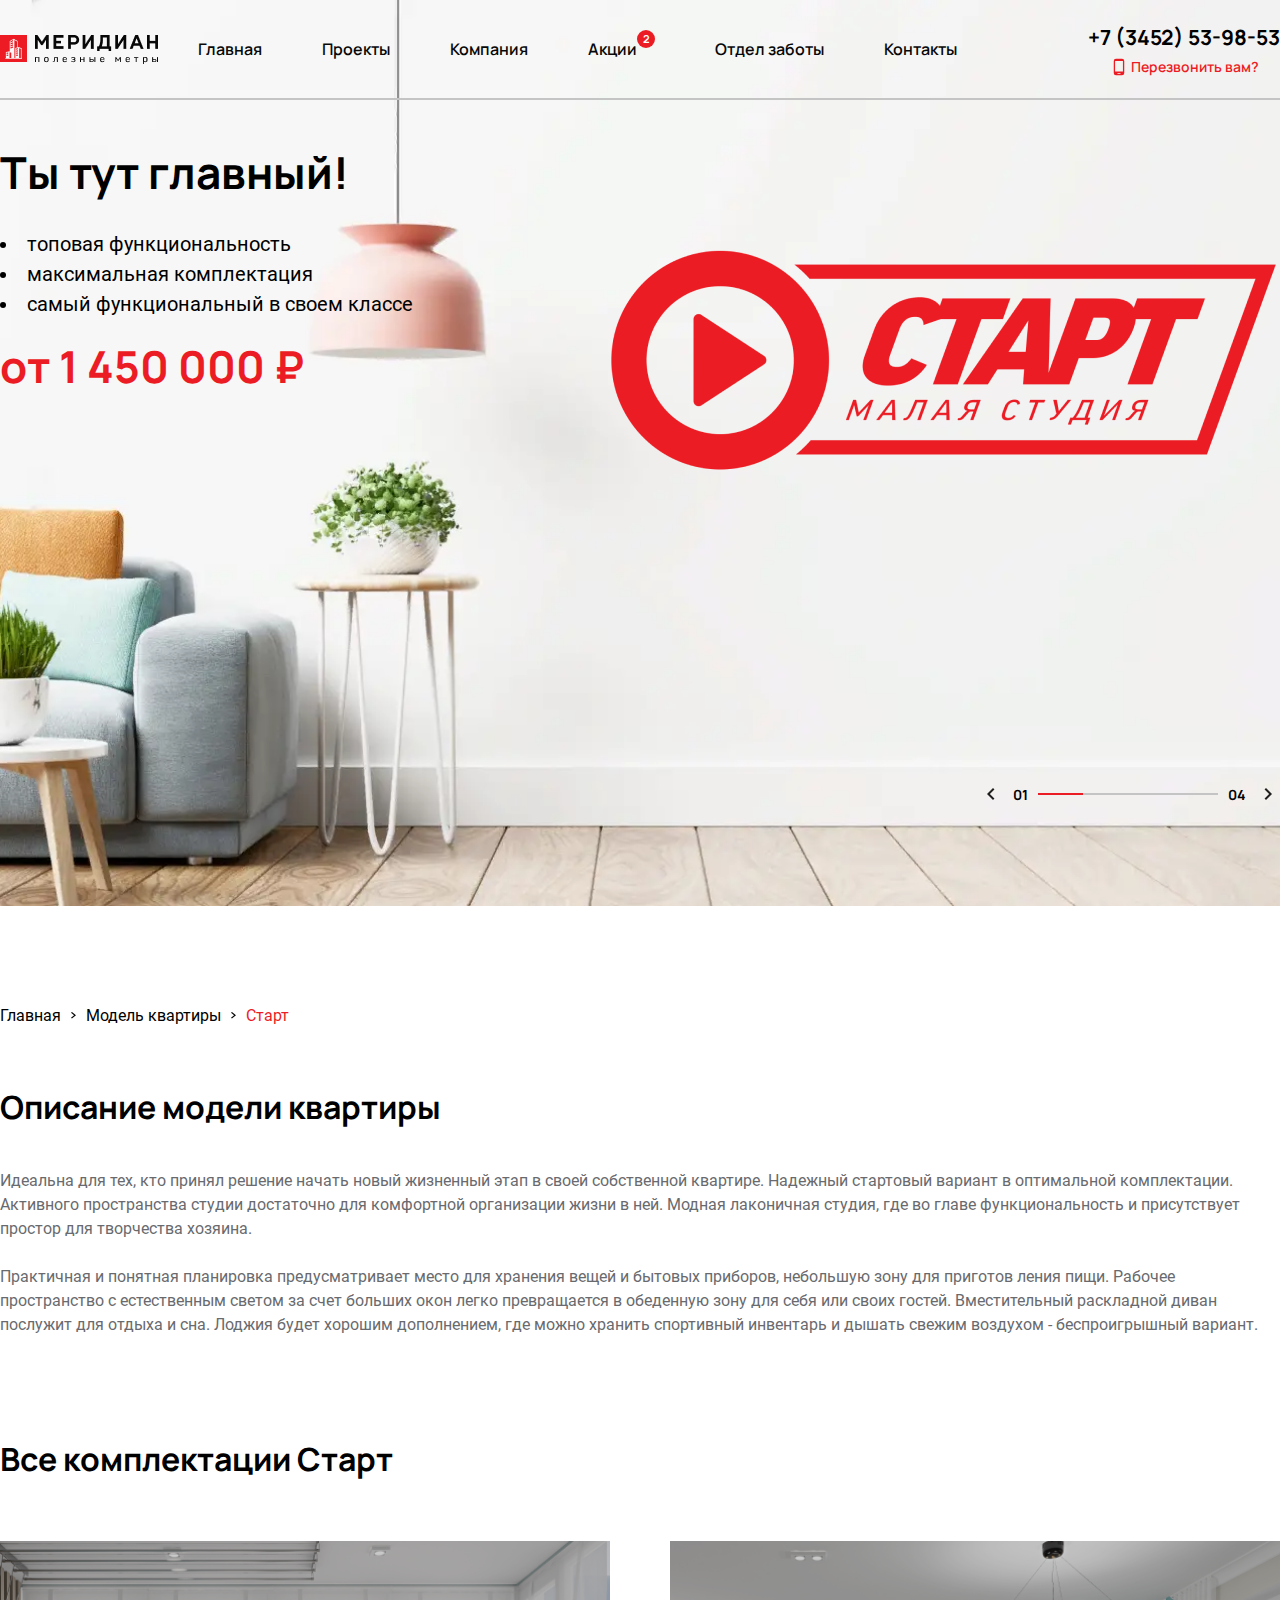
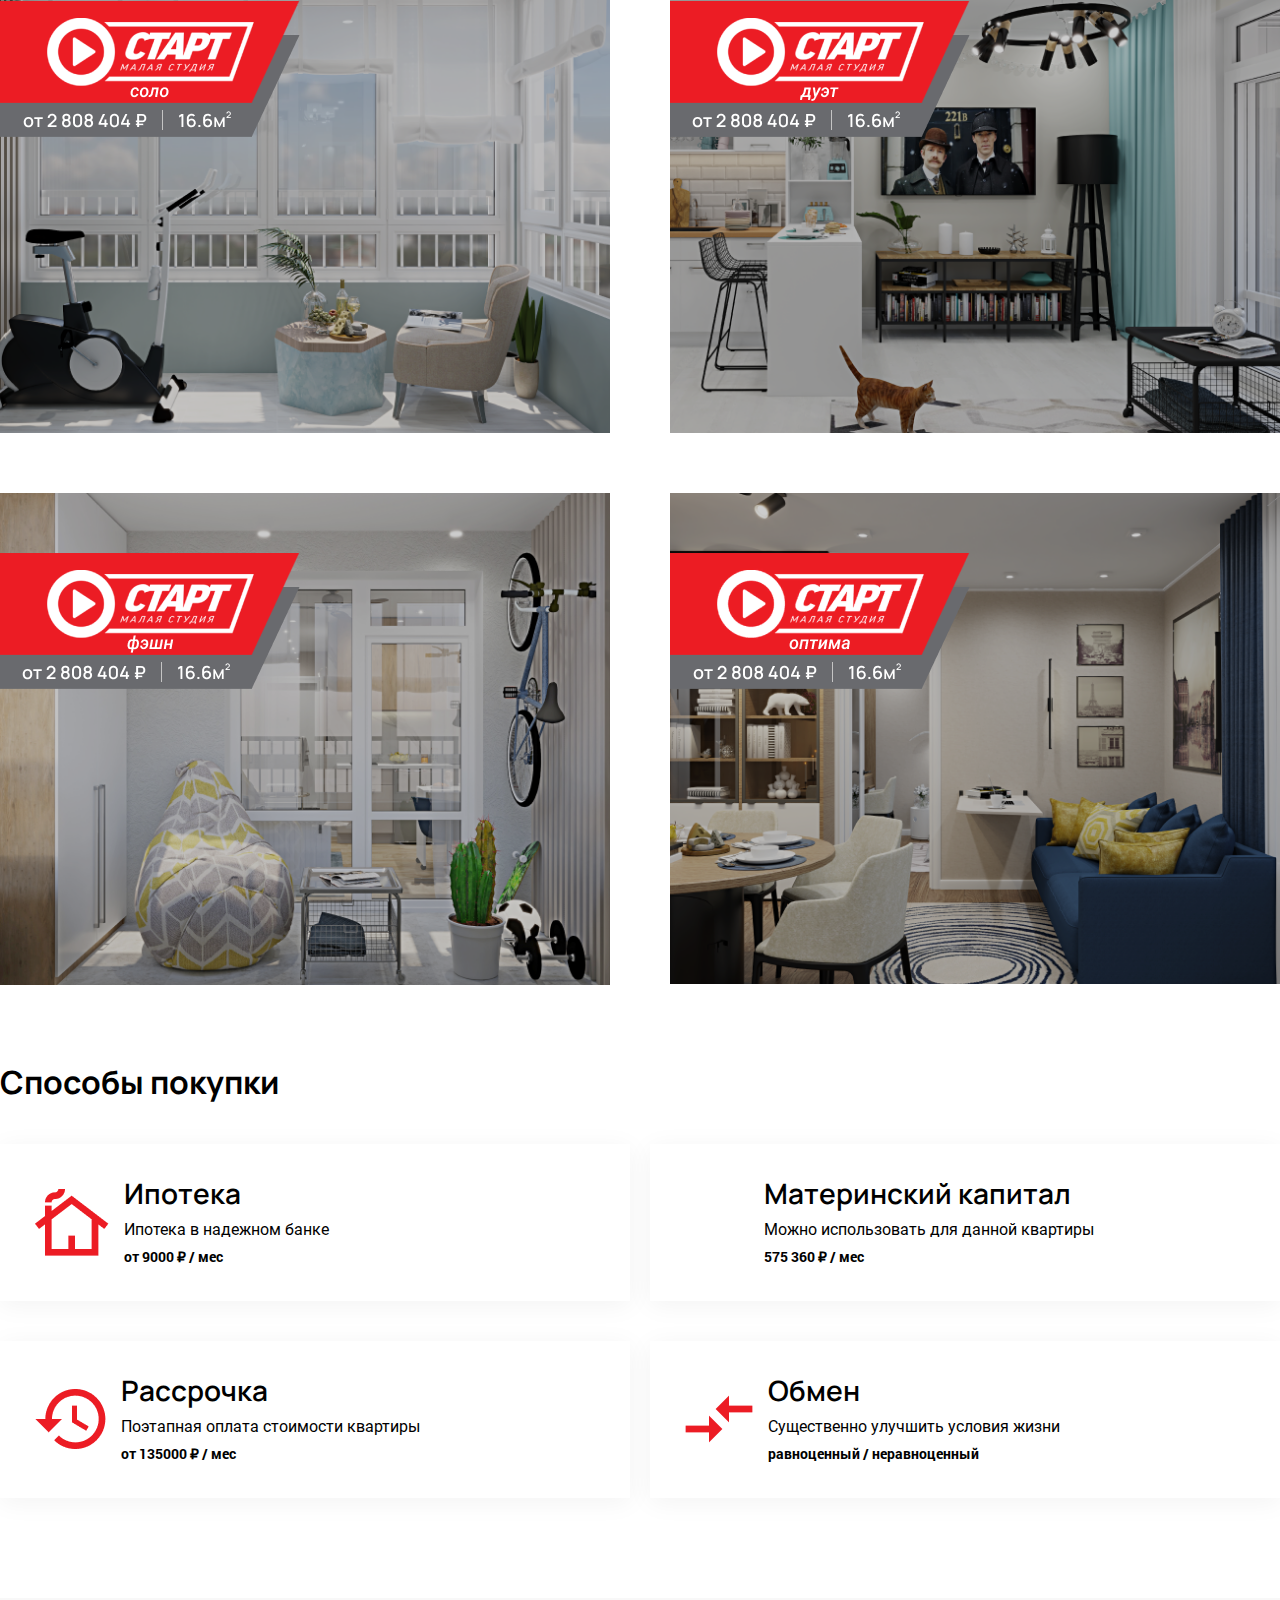
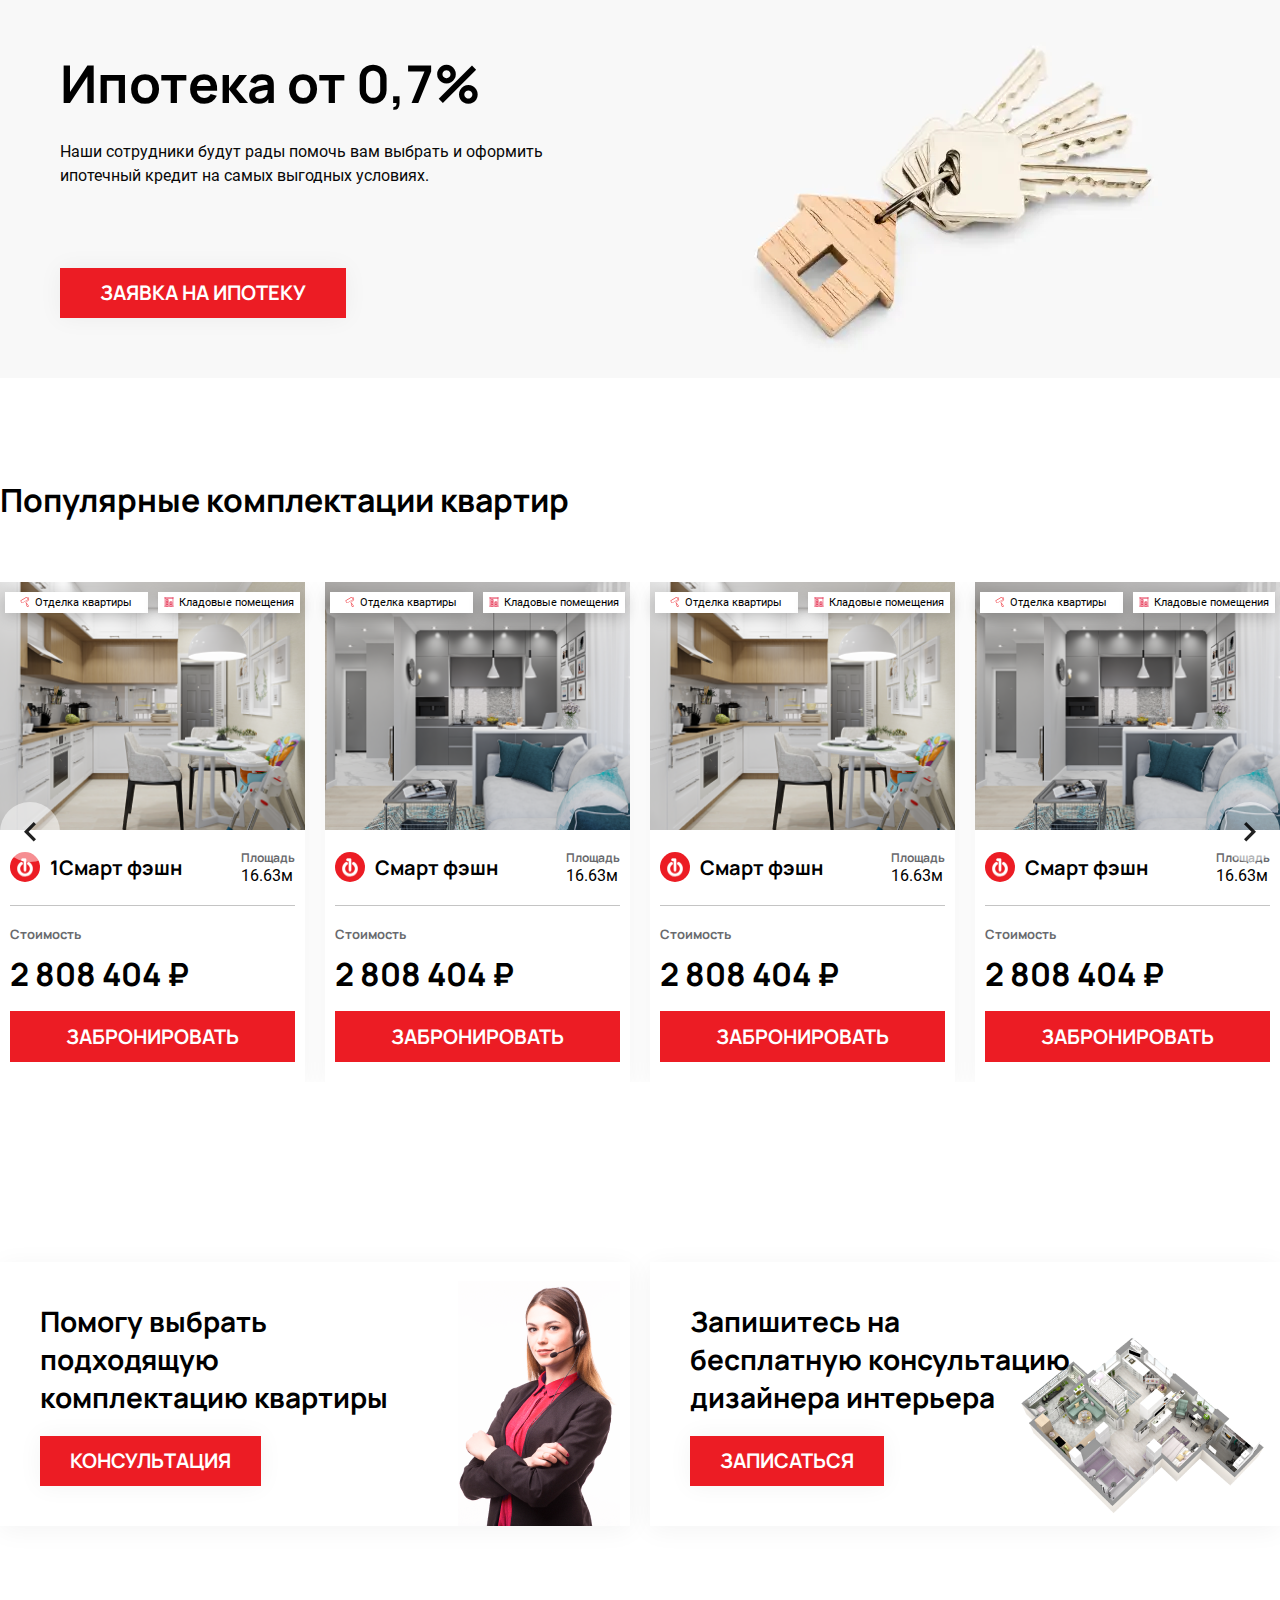
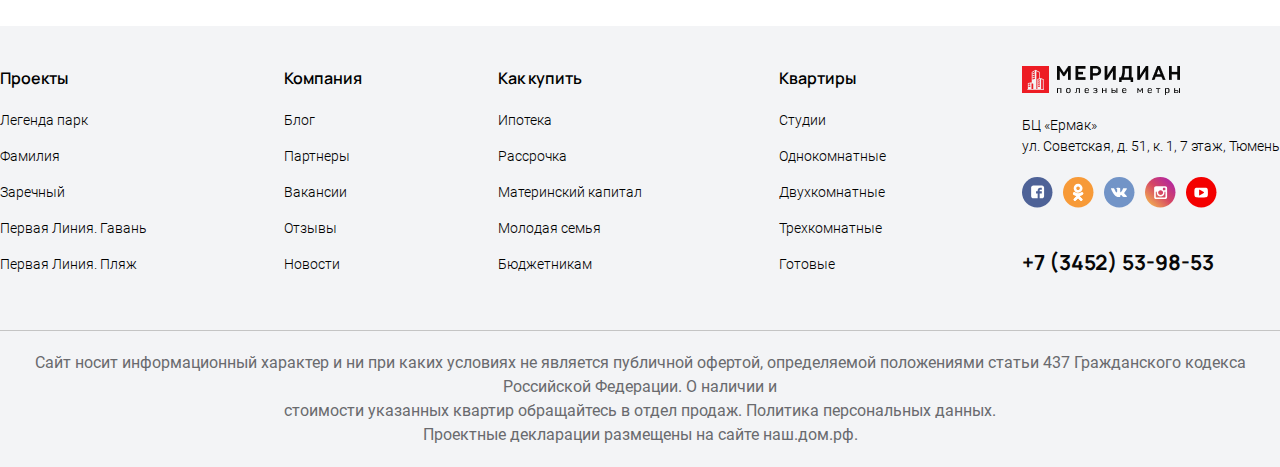
<file: models.html>
<!DOCTYPE html>
<html lang="ru">

<head>
  <meta charset="UTF-8">
  <meta name="viewport" content="width=device-width, initial-scale=1.0">
  <!-- Reset -->
  <!--<link rel="stylesheet" href="https://cdnjs.cloudflare.com/ajax/libs/meyer-reset/2.0/reset.min.css">-->
  <!-- Normalize -->
  <!--<link rel="stylesheet" href="https://cdnjs.cloudflare.com/ajax/libs/normalize/8.0.1/normalize.min.css">-->
  <!-- Fonts -->
  <link rel="stylesheet" href="https://stackpath.bootstrapcdn.com/font-awesome/4.7.0/css/font-awesome.min.css">
  <!-- Bootstrap -->
  <!--<link rel="stylesheet" href="https://cdn.jsdelivr.net/npm/bootstrap@4.5.3/dist/css/bootstrap.min.css">
<link rel="stylesheet" href="https://cdn.jsdelivr.net/npm/bootstrap@4.5.3/dist/css/bootstrap-grid.min.css">-->
  <!-- Styles -->
  <link rel="stylesheet" href="css/configuration.css">
  <link rel="stylesheet" href="css/fonts.css">
  <link rel="stylesheet" href="css/style.css">
  <link rel="stylesheet" href="css/models.css">
</head>

<body>
  <header class="header " id="header">
    <div class="header__body container">
      <div class="header__burger">
        <div class="header__burger__line-1"></div>
        <div class="header__burger__line-2"></div>
        <div class="header__burger__line-3"></div>
      </div>
      <nav class="header__menu side">
        <div class="header__sideinfo">
          <div class="header__burger">
            <div class="header__burger__line-1"></div>
            <div class="header__burger__line-2"></div>
            <div class="header__burger__line-3"></div>
          </div>
          <a href="index.html">
            <img src="img/logos/header_logo.png" alt="" class="header__logo">
          </a>
          <span class="header__callback">
            <img src="img/icons/header_callback-icon.svg" alt="">
          </span>
        </div>

        <!--header__list копируется из базового меню ниже с помощью JS (Header SideMenu List Creator) -->
      </nav>
      <nav class="header__menu basic">
        <a href="index.html">
          <img src="img/logos/header_logo.png" alt="" class="header__logo">
        </a>
        <ul class="header__list">
          <li class="header__list-item">
            <a href="#" class="header__list-link">Главная <div></div>
            </a>
          </li>
          <li class="header__list-item">
            <a href="#" class="header__list-link">Проекты <div></div>
            </a>
          </li>
          <li class="header__list-item">
            <a href="#" class="header__list-link">Компания <div></div>
            </a>
          </li>
          <li class="header__list-item">
            <a href="#" class="header__list-link">Акции <span>2</span>
              <div></div>
            </a>
          </li>
          <li class="header__list-item">
            <a href="#" class="header__list-link">Отдел заботы <div></div>
            </a>
          </li>
          <li class="header__list-item">
            <a href="#" class="header__list-link">Контакты <div></div>
            </a>
          </li>
        </ul>
      </nav>
      <div class="header__contacts">
        <span class="header__phone">+7 (3452) 53-98-53</span>
        <a class="header__callback modal-form">
          <img src="img/icons/header_callback-icon.svg" alt="">
          <span>Перезвонить вам?</span>
        </a>
      </div>
    </div>
    <div class="shadow"></div>
  </header>

  <section class="startpage">
    <div class="container">
      <div class="startpage__body">
        <div class="startpage__media">
          <div class="startpage__media__line"></div>
          <a href="" class="startpage__media__item">
            <img src="img/icons/startpage_media-fb.svg" alt="">
          </a>
          <a href="" class="startpage__media__item">
            <img src="img/icons/startpage_media-ok.svg" alt="">
          </a>
          <a href="" class="startpage__media__item">
            <img src="img/icons/startpage_media-vk.svg" alt="">
          </a>
          <a href="" class="startpage__media__item">
            <img src="img/icons/startpage_media-inst.svg" alt="">
          </a>
          <a href="" class="startpage__media__item">
            <img src="img/icons/startpage_media-youtube.svg" alt="">
          </a>
        </div>
        <div class="startpage__characteristics">
          <h1 class="startpage__characteristics__header">Ты тут главный!</h1>
          <ul class="startpage__characteristics__list">
            <li class="startpage__characteristics__list-item">топовая функциональность</li>
            <li class="startpage__characteristics__list-item">максимальная комплектация</li>
            <li class="startpage__characteristics__list-item">самый функциональный в своем классе</li>
          </ul>
          <h1 class="startpage__characteristics__price">от 1 450 000 ₽</h1>
        </div>
        <div class="startpage__info">
          <div class="startpage__info__slider">
            <div class="startpage__info__row">
              <div class="startpage__info__item">
                <img src="img/logos/startpage_logo.png" alt="" class="startpage__info__logo">
              </div>
              <div class="startpage__info__item">
                <img src="img/logos/startpage_logo.png" alt="" class="startpage__info__logo">
              </div>
              <div class="startpage__info__item">
                <img src="img/logos/startpage_logo.png" alt="" class="startpage__info__logo">
              </div>
              <div class="startpage__info__item">
                <img src="img/logos/startpage_logo.png" alt="" class="startpage__info__logo">
              </div>
            </div>
          </div>
          <div class="startpage__info__changer">
            <img src="img/icons/startpage_switch_left.png" alt="" class="startpage__info__changer__switch left">
            <span class="startpage__info__changer__numbers status">01</span>
            <div class="startpage__info__changer__full-line">
              <div class="startpage__info__changer__loaded-line">

              </div>
            </div>
            <span class="startpage__info__changer__numbers col">04</span>
            <img src="img/icons/startpage_switch_right.png" alt="" class="startpage__info__changer__switch right">
          </div>
        </div>
      </div>
    </div>
    <button class="startpage__details">ПОДРОБНЕЕ</button>
  </section>
  <section class="models">
    <div class="models__body container">
      <div class="models__address">
        <a href="" class="models__address__link">Главная</a>
        <img class="models__address__slash" src="img/icons/models_address-slash.svg" alt="">
        <a href="" class="models__address__link">Модель квартиры</a>
        <img class="models__address__slash" src="img/icons/models_address-slash.svg" alt="">
        <a href="" class="models__address__link active">Старт</a>
      </div>
      <h2 class="models__header sub">Описание модели квартиры</h2>
      <p class="models__desc">
        Идеальна для тех, кто принял решение начать новый жизненный этап в своей собственной квартире. Надежный стартовый вариант в оптимальной комплектации.
        Активного пространства
        студии достаточно для комфортной организации жизни в ней. Модная лаконичная
        студия, где во главе функциональность и присутствует
        простор для творчества хозяина.
        <br>
        <br>
        Практичная и понятная планировка предусматривает место для хранения вещей и
        бытовых приборов, небольшую зону для приготов ления пищи. Рабочее пространство
        с естественным светом за счет больших окон легко превращается в обеденную зону для
        себя или своих гостей. Вместительный раскладной диван послужит для отдыха
        и сна.
        Лоджия будет хорошим дополнением, где можно хранить спортивный инвентарь и дышать свежим воздухом - беспроигрышный вариант.
      </p>
      <h2 class="models__subheader">Все комплектации Старт</h2>
      <div class="models__row">
        <div class="models__item">
          <div class="models__item__pic">
            <div class="models__item__pic__info">
              <img src="img/attachments/start_item-1_logo.png" alt="" class="models__item__pic__logo">
            </div>
            <img src="img/attachments/start_item-1.png" alt="" class="models__item__pic__bg">
          </div>
          <div class="models__item__details">
            <img src="img/attachments/start_item-1_details.png" alt="" class="models__item__details__pic">
            <h2 class="models__item__details__header">Старт оптима</h2>
            <p class="models__item__details__text">Надежный стартовый вариант в оптимальной комплектации. Актив-
              ного пространства студии достаточно для комфортной организации
              жизни в ней. Модная лаконичная студия, где во главе функциональ-
              ность и присутствует простор для творчества хозяина.</p>
            <ul class="models__item__details__list">
              <li class="models__item__details__list-item">топовая функциональность</li>
              <li class="models__item__details__list-item">максимальная комплектация</li>
              <li class="models__item__details__list-item">самый функциональный в своем классе</li>
            </ul>
          </div>
        </div>
        <div class="models__item">
          <div class="models__item__pic">
            <div class="models__item__pic__info">
              <img src="img/attachments/start_item-2_logo.png" alt="" class="models__item__pic__logo">
            </div>
            <div class="models__item__details">
              <img src="img/attachments/start_item-1_details.png" alt="" class="models__item__details__pic">
              <h2 class="models__item__details__header">Старт оптима</h2>
              <p class="models__item__details__text">Надежный стартовый вариант в оптимальной комплектации. Актив-
                ного пространства студии достаточно для комфортной организации
                жизни в ней. Модная лаконичная студия, где во главе функциональ-
                ность и присутствует простор для творчества хозяина.</p>
              <ul class="models__item__details__list">
                <li class="models__item__details__list-item">топовая функциональность</li>
                <li class="models__item__details__list-item">максимальная комплектация</li>
                <li class="models__item__details__list-item">самый функциональный в своем классе</li>
              </ul>
            </div>
            <img src="img/attachments/start_item-2.png" alt="" class="models__item__pic__bg">
          </div>
        </div>
        <div class="models__item">
          <div class="models__item__pic">
            <div class="models__item__pic__info">
              <img src="img/attachments/start_item-3_logo.png" alt="" class="models__item__pic__logo">
            </div>
            <div class="models__item__details">
              <img src="img/attachments/start_item-1_details.png" alt="" class="models__item__details__pic">
              <h2 class="models__item__details__header">Старт оптима</h2>
              <p class="models__item__details__text">Надежный стартовый вариант в оптимальной комплектации. Актив-
                ного пространства студии достаточно для комфортной организации
                жизни в ней. Модная лаконичная студия, где во главе функциональ-
                ность и присутствует простор для творчества хозяина.</p>
              <ul class="models__item__details__list">
                <li class="models__item__details__list-item">топовая функциональность</li>
                <li class="models__item__details__list-item">максимальная комплектация</li>
                <li class="models__item__details__list-item">самый функциональный в своем классе</li>
              </ul>
            </div>
            <img src="img/attachments/start_item-3.png" alt="" class="models__item__pic__bg">
          </div>
        </div>
        <div class="models__item">
          <div class="models__item__pic">
            <div class="models__item__pic__info">
              <img src="img/attachments/models_item-4_logo.png" alt="" class="models__item__pic__logo">
            </div>
            <div class="models__item__details">
              <img src="img/attachments/start_item-1_details.png" alt="" class="models__item__details__pic">
              <h2 class="models__item__details__header">Старт оптима</h2>
              <p class="models__item__details__text">Надежный стартовый вариант в оптимальной комплектации. Актив-
                ного пространства студии достаточно для комфортной организации
                жизни в ней. Модная лаконичная студия, где во главе функциональ-
                ность и присутствует простор для творчества хозяина.</p>
              <ul class="models__item__details__list">
                <li class="models__item__details__list-item">топовая функциональность</li>
                <li class="models__item__details__list-item">максимальная комплектация</li>
                <li class="models__item__details__list-item">самый функциональный в своем классе</li>
              </ul>
            </div>
            <img src="img/attachments/models_item-4.png" alt="" class="models__item__pic__bg">
          </div>
        </div>
      </div>
    </div>
  </section>
  <section class="buy">
    <div class="buy__body container">
      <h2 class="buy__header">Способы покупки</h2>
      <div class="buy__methods">
        <div class="buy__item">
          <img src="img/attachments/buy_item-1.png" alt="" class="buy__item__pic">
          <div class="buy__item__info">
            <h3 class="buy__item__header">Ипотека</h3>
            <p class="buy__item__desc">Ипотека в надежном банке</p>
            <span class="buy__item__price">от 9000 ₽ / мес </span>
          </div>
          <a href="" class="buy__item__arrow">
            <img src="img/icons/buy_arrow.svg" alt="">
          </a>
        </div>
        <div class="buy__item">
          <img src="img/attachments/buy_item-2.png" alt="" class="buy__item__pic">
          <div class="buy__item__info">
            <h3 class="buy__item__header">Материнский капитал</h3>
            <p class="buy__item__desc">Можно использовать для данной квартиры</p>
            <span class="buy__item__price">575 360 ₽ / мес </span>
          </div>
          <a href="" class="buy__item__arrow">
            <img src="img/icons/buy_arrow.svg" alt="">
          </a>
        </div>
        <div class="buy__item">
          <img src="img/attachments/buy_item-3.png" alt="" class="buy__item__pic">
          <div class="buy__item__info">
            <h3 class="buy__item__header">Рассрочка</h3>
            <p class="buy__item__desc">Поэтапная оплата стоимости квартиры</p>
            <span class="buy__item__price">от 135000 ₽ / мес </span>
          </div>
          <a href="" class="buy__item__arrow">
            <img src="img/icons/buy_arrow.svg" alt="">
          </a>
        </div>
        <div class="buy__item">
          <img src="img/attachments/buy_item-4.png" alt="" class="buy__item__pic">
          <div class="buy__item__info">
            <h3 class="buy__item__header">Обмен</h3>
            <p class="buy__item__desc">Существенно улучшить условия жизни</p>
            <span class="buy__item__price">равноценный / неравноценный</span>
          </div>
          <a href="" class="buy__item__arrow">
            <img src="img/icons/buy_arrow.svg" alt="">
          </a>
        </div>
      </div>
    </div>
  </section>
  <section class="credit">
    <div class="credit__body container">
      <h1 class="credit__header">Ипотека от 0,7%</h1>
      <p class="credit__desc">
        Наши сотрудники будут рады помочь вам выбрать и оформить
        <br>
        ипотечный кредит на самых выгодных условиях.
      </p>
      <button class="credit__request modal-form">Заявка на ипотеку</button>
    </div>
  </section>
  <section class="sets apartment">
    <div class="sets__body container">
      <h2 class="sets__header">Популярные комплектации квартир</h2>
      <div class="sets__slider">
        <div class="sets__switch prev">
          <img src="img/icons/sets_slider-prev.svg" alt="">
        </div>
        <div class="sets__switch next">
          <img src="img/icons/sets_slider-next.svg" alt="">
        </div>
        <div class="sets__row">
          <div class="sets__item">
            <div class="sets__img">
              <div class="sets__details">
                <a href="" class="sets__details__link">
                  <img src="img/icons/sets_decoration-icon.svg" alt="">Отделка квартиры
                </a>
                <a href="" class="sets__details__link">
                  <img src="img/icons/sets_storage-icon.svg" alt="">Кладовые помещения
                </a>
              </div>
              <img src="img/attachments/sets_pic-1.png" alt="" class="sets__pic">
            </div>
            <div class="sets__content">
              <div class="sets__desc">
                <div class="sets__style">
                  <img class="sets__style__pic" src="img/icons/sets_style-icon.svg" alt="">
                  <span class="sets__style__type">1Смарт фэшн</span>
                </div>
                <div class="sets__area">
                  <h6 class="sets__area__header">Площадь</h6>
                  <span class="sets__area__value">16.63м</span>
                </div>
              </div>
              <div class="sets__devider"></div>
              <div class="sets__cost">
                <h6 class="sets__cost__header">Стоимость </h6>
                <span class="sets__cost__value">2 808 404 ₽</span>
              </div>
              <button class="sets__reserve modal-form">ЗАБРОНИРОВАТЬ</button>
            </div>
          </div>
          <div class="sets__item">
            <div class="sets__img">
              <div class="sets__details">
                <a href="" class="sets__details__link">
                  <img src="img/icons/sets_decoration-icon.svg" alt="">Отделка квартиры
                </a>
                <a href="" class="sets__details__link">
                  <img src="img/icons/sets_storage-icon.svg" alt="">Кладовые помещения
                </a>
              </div>
              <img src="img/attachments/sets_pic-2.png" alt="" class="sets__pic">
            </div>
            <div class="sets__content">
              <div class="sets__desc">
                <div class="sets__style">
                  <img class="sets__style__pic" src="img/icons/sets_style-icon.svg" alt="">
                  <span class="sets__style__type">Смарт фэшн</span>
                </div>
                <div class="sets__area">
                  <h6 class="sets__area__header">Площадь</h6>
                  <span class="sets__area__value">16.63м</span>
                </div>
              </div>
              <div class="sets__devider"></div>
              <div class="sets__cost">
                <h6 class="sets__cost__header">Стоимость </h6>
                <span class="sets__cost__value">2 808 404 ₽</span>
              </div>
              <button class="sets__reserve modal-form">ЗАБРОНИРОВАТЬ</button>
            </div>
          </div>
          <div class="sets__item">
            <div class="sets__img">
              <div class="sets__details">
                <a href="" class="sets__details__link">
                  <img src="img/icons/sets_decoration-icon.svg" alt="">Отделка квартиры
                </a>
                <a href="" class="sets__details__link">
                  <img src="img/icons/sets_storage-icon.svg" alt="">Кладовые помещения
                </a>
              </div>
              <img src="img/attachments/sets_pic-1.png" alt="" class="sets__pic">
            </div>
            <div class="sets__content">
              <div class="sets__desc">
                <div class="sets__style">
                  <img class="sets__style__pic" src="img/icons/sets_style-icon.svg" alt="">
                  <span class="sets__style__type">Смарт фэшн</span>
                </div>
                <div class="sets__area">
                  <h6 class="sets__area__header">Площадь</h6>
                  <span class="sets__area__value">16.63м</span>
                </div>
              </div>
              <div class="sets__devider"></div>
              <div class="sets__cost">
                <h6 class="sets__cost__header">Стоимость </h6>
                <span class="sets__cost__value">2 808 404 ₽</span>
              </div>
              <button class="sets__reserve modal-form">ЗАБРОНИРОВАТЬ</button>
            </div>
          </div>
          <div class="sets__item">
            <div class="sets__img">
              <div class="sets__details">
                <a href="" class="sets__details__link">
                  <img src="img/icons/sets_decoration-icon.svg" alt="">Отделка квартиры
                </a>
                <a href="" class="sets__details__link">
                  <img src="img/icons/sets_storage-icon.svg" alt="">Кладовые помещения
                </a>
              </div>
              <img src="img/attachments/sets_pic-2.png" alt="" class="sets__pic">
            </div>
            <div class="sets__content">
              <div class="sets__desc">
                <div class="sets__style">
                  <img class="sets__style__pic" src="img/icons/sets_style-icon.svg" alt="">
                  <span class="sets__style__type">Смарт фэшн</span>
                </div>
                <div class="sets__area">
                  <h6 class="sets__area__header">Площадь</h6>
                  <span class="sets__area__value">16.63м</span>
                </div>
              </div>
              <div class="sets__devider"></div>
              <div class="sets__cost">
                <h6 class="sets__cost__header">Стоимость </h6>
                <span class="sets__cost__value">2 808 404 ₽</span>
              </div>
              <button class="sets__reserve modal-form">ЗАБРОНИРОВАТЬ</button>
            </div>
          </div>
          <div class="sets__item">
            <div class="sets__img">
              <div class="sets__details">
                <a href="" class="sets__details__link">
                  <img src="img/icons/sets_decoration-icon.svg" alt="">Отделка квартиры
                </a>
                <a href="" class="sets__details__link">
                  <img src="img/icons/sets_storage-icon.svg" alt="">Кладовые помещения
                </a>
              </div>
              <img src="img/attachments/sets_pic-1.png" alt="" class="sets__pic">
            </div>
            <div class="sets__content">
              <div class="sets__desc">
                <div class="sets__style">
                  <img class="sets__style__pic" src="img/icons/sets_style-icon.svg" alt="">
                  <span class="sets__style__type">5Смарт фэшн</span>
                </div>
                <div class="sets__area">
                  <h6 class="sets__area__header">Площадь</h6>
                  <span class="sets__area__value">16.63м</span>
                </div>
              </div>
              <div class="sets__devider"></div>
              <div class="sets__cost">
                <h6 class="sets__cost__header">Стоимость </h6>
                <span class="sets__cost__value">2 808 404 ₽</span>
              </div>
              <button class="sets__reserve modal-form">ЗАБРОНИРОВАТЬ</button>
            </div>
          </div>
          <div class="sets__item">
            <div class="sets__img">
              <div class="sets__details">
                <a href="" class="sets__details__link">
                  <img src="img/icons/sets_decoration-icon.svg" alt="">Отделка квартиры
                </a>
                <a href="" class="sets__details__link">
                  <img src="img/icons/sets_storage-icon.svg" alt="">Кладовые помещения
                </a>
              </div>
              <img src="img/attachments/sets_pic-2.png" alt="" class="sets__pic">
            </div>
            <div class="sets__content">
              <div class="sets__desc">
                <div class="sets__style">
                  <img class="sets__style__pic" src="img/icons/sets_style-icon.svg" alt="">
                  <span class="sets__style__type">6Смарт фэшн</span>
                </div>
                <div class="sets__area">
                  <h6 class="sets__area__header">Площадь</h6>
                  <span class="sets__area__value">16.63м</span>
                </div>
              </div>
              <div class="sets__devider"></div>
              <div class="sets__cost">
                <h6 class="sets__cost__header">Стоимость </h6>
                <span class="sets__cost__value">2 808 404 ₽</span>
              </div>
              <button class="sets__reserve modal-form">ЗАБРОНИРОВАТЬ</button>
            </div>
          </div>
          <div class="sets__item">
            <div class="sets__img">
              <div class="sets__details">
                <a href="" class="sets__details__link">
                  <img src="img/icons/sets_decoration-icon.svg" alt="">Отделка квартиры
                </a>
                <a href="" class="sets__details__link">
                  <img src="img/icons/sets_storage-icon.svg" alt="">Кладовые помещения
                </a>
              </div>
              <img src="img/attachments/sets_pic-1.png" alt="" class="sets__pic">
            </div>
            <div class="sets__content">
              <div class="sets__desc">
                <div class="sets__style">
                  <img class="sets__style__pic" src="img/icons/sets_style-icon.svg" alt="">
                  <span class="sets__style__type">7Смарт фэшн</span>
                </div>
                <div class="sets__area">
                  <h6 class="sets__area__header">Площадь</h6>
                  <span class="sets__area__value">16.63м</span>
                </div>
              </div>
              <div class="sets__devider"></div>
              <div class="sets__cost">
                <h6 class="sets__cost__header">Стоимость </h6>
                <span class="sets__cost__value">2 808 404 ₽</span>
              </div>
              <button class="sets__reserve modal-form">ЗАБРОНИРОВАТЬ</button>
            </div>
          </div>
        </div>
      </div>
    </div>
  </section>
  <section class="offers">
    <div class="container">
      <div class="offers__body">
        <div class="offers__item consultation">
          <div class="offers__item__body">
            <div class="offers__item__info">
              <h3 class="offers__item__header">Помогу выбрать подходящую
                комплектацию квартиры</h3>
              <button class="offers__item__btn modal-form">КОНСУЛЬТАЦИЯ</button>
            </div>
            <img src="img/attachments/offers_pic-1.png" alt="" class="offers__item__pic">
          </div>
        </div>
        <div class="offers__item sign-up">
          <div class="offers__item__body">
            <div class="offers__item__info">
              <h3 class="offers__item__header">Запишитесь на бесплатную
                консультацию дизайнера
                интерьера</h3>
              <button class="offers__item__btn modal-form">ЗАПИСАТЬСЯ</button>
            </div>
            <img src="img/attachments/offers_pic-2.png" alt="" class="offers__item__pic">
          </div>
        </div>
      </div>
    </div>
  </section>

  <div class="modal">
    <div class="modal__item consultation">
      <img class="modal__close" src="img/icons/modal_close.svg" alt="">
      <div class="modal__content">
        <h2 class="modal__header">
          Получить
          <br>
          консультацию
          <br>
          по материнскому
          <br>
          капиталу
        </h2>
        <div class="modal__devider"></div>
        <form action="" class="modal__form">
          <input type="text" class="modal__name" placeholder="Как Вас зовут">
          <input type="phone" class="modal__number" placeholder="Номер телефона">
          <button class="modal__btn">ПОЛУЧИТЬ ПОДТВЕРЖДЕНИЕ</button>
          <span class="modal__agreement">
            Нажимая на кнопку, вы даете согласие на
            <br>
            <a href="">обработку персональных данных</a>
          </span>
        </form>
      </div>
    </div>
    <div class="modal__item form">
      <img class="modal__close" src="img/icons/modal_close.svg" alt="">
      <div class="modal__content">
        <form action="" class="modal__form">
          <input type="text" class="modal__name" placeholder="Имя" required>
          <input type="phone" class="modal__number" placeholder="Телефон" required>
          <button class="modal__btn">ОТПРАВИТЬ</button>
          <span class="modal__agreement">
            <input type="checkbox" id="modal-agree">
            <label for="modal-agree">Согласен с условиями</label>
            <a href="">пользовательского соглашения</a>
          </span>
        </form>
      </div>
    </div>
  </div>

  <footer class="footer" id="footer">
    <div class="footer__body container">
      <div class="footer__item" id="projects">
        <h5 class="footer__item__header">Проекты</h5>
        <ul class="footer__item__list">
          <li class="footer__item__list-item">
            <a href="" class="footer__item__list-link">Легенда парк</a>
          </li>
          <li class="footer__item__list-item">
            <a href="" class="footer__item__list-link">Фамилия</a>
          </li>
          <li class="footer__item__list-item">
            <a href="" class="footer__item__list-link">Заречный</a>
          </li>
          <li class="footer__item__list-item">
            <a href="" class="footer__item__list-link">Первая Линия. Гавань</a>
          </li>
          <li class="footer__item__list-item">
            <a href="" class="footer__item__list-link">Первая Линия. Пляж</a>
          </li>
        </ul>
      </div>
      <div class="footer__item" id="company">
        <h5 class="footer__item__header">Компания</h5>
        <ul class="footer__item__list">
          <li class="footer__item__list-item">
            <a href="" class="footer__item__list-link">Блог</a>
          </li>
          <li class="footer__item__list-item">
            <a href="" class="footer__item__list-link">Партнеры</a>
          </li>
          <li class="footer__item__list-item">
            <a href="" class="footer__item__list-link">Вакансии</a>
          </li>
          <li class="footer__item__list-item">
            <a href="" class="footer__item__list-link">Отзывы</a>
          </li>
          <li class="footer__item__list-item">
            <a href="" class="footer__item__list-link">Новости</a>
          </li>
        </ul>
      </div>
      <div class="footer__item" id="buy">
        <h5 class="footer__item__header">Как купить</h5>
        <ul class="footer__item__list">
          <li class="footer__item__list-item">
            <a href="" class="footer__item__list-link">Ипотека</a>
          </li>
          <li class="footer__item__list-item">
            <a href="" class="footer__item__list-link">Рассрочка</a>
          </li>
          <li class="footer__item__list-item">
            <a href="" class="footer__item__list-link">Материнский капитал</a>
          </li>
          <li class="footer__item__list-item">
            <a href="" class="footer__item__list-link">Молодая семья</a>
          </li>
          <li class="footer__item__list-item">
            <a href="" class="footer__item__list-link">Бюджетникам</a>
          </li>
        </ul>
      </div>
      <div class="footer__item" id="apartments">
        <h5 class="footer__item__header">Квартиры</h5>
        <ul class="footer__item__list">
          <li class="footer__item__list-item">
            <a href="" class="footer__item__list-link">Студии</a>
          </li>
          <li class="footer__item__list-item">
            <a href="" class="footer__item__list-link">Однокомнатные</a>
          </li>
          <li class="footer__item__list-item">
            <a href="" class="footer__item__list-link">Двухкомнатные</a>
          </li>
          <li class="footer__item__list-item">
            <a href="" class="footer__item__list-link">Трехкомнатные</a>
          </li>
          <li class="footer__item__list-item">
            <a href="" class="footer__item__list-link">Готовые</a>
          </li>
        </ul>
      </div>
      <div class="footer__item" id="media">
        <a href="">
          <img src="img/logos/footer_logo.png" alt="" class="footer__item__logo">
        </a>
        <span class="footer__item__address">
          БЦ «Ермак»
          <br>
          ул. Советская, д. 51, к. 1, 7 этаж, Тюмень
        </span>
        <div class="footer__item__soc">
          <a href="">
            <img src="img/icons/footer_facebook.svg" alt="" class="footer__item__soc-item">
          </a>
          <a href="">
            <img src="img/icons/footer_ok.svg" alt="" class="footer__item__soc-item">
          </a>
          <a href="">
            <img src="img/icons/footer_vk.svg" alt="" class="footer__item__soc-item">
          </a>
          <a href="">
            <img src="img/icons/footer_instagram.svg" alt="" class="footer__item__soc-item">
          </a>
          <a href="">
            <img src="img/icons/footer_youtube.svg" alt="" class="footer__item__soc-item">
          </a>
        </div>
        <span class="footer__item__phone">+7 (3452) 53-98-53</span>
      </div>
      <div class="footer__item" id="devider"></div>
      <p class="footer__item" id="politics">
        Сайт носит информационный характер и ни при каких условиях не является публичной офертой, определяемой положениями статьи 437 Гражданского кодекса Российской Федерации. О наличии и
        <br>
        стоимости указанных квартир обращайтесь в отдел продаж. Политика персональных данных.
        <br>
        Проектные декларации размещены на сайте наш.дом.рф.
      </p>
    </div>
  </footer>


  <!-- JQuery -->
  <!--<script src="https://ajax.googleapis.com/ajax/libs/jquery/3.5.1/jquery.min.js"></script>-->
  <!-- Bootstrap -->
  <!--<script src="https://cdn.jsdelivr.net/npm/bootstrap@4.5.3/dist/js/bootstrap.min.js"></script>-->
  <!-- Our scripts -->
  <script src="js/configuration.js"></script>
  <script src="js/script.js"></script>
  <script src="js/models.js"></script>

</body>

</html>
</file>
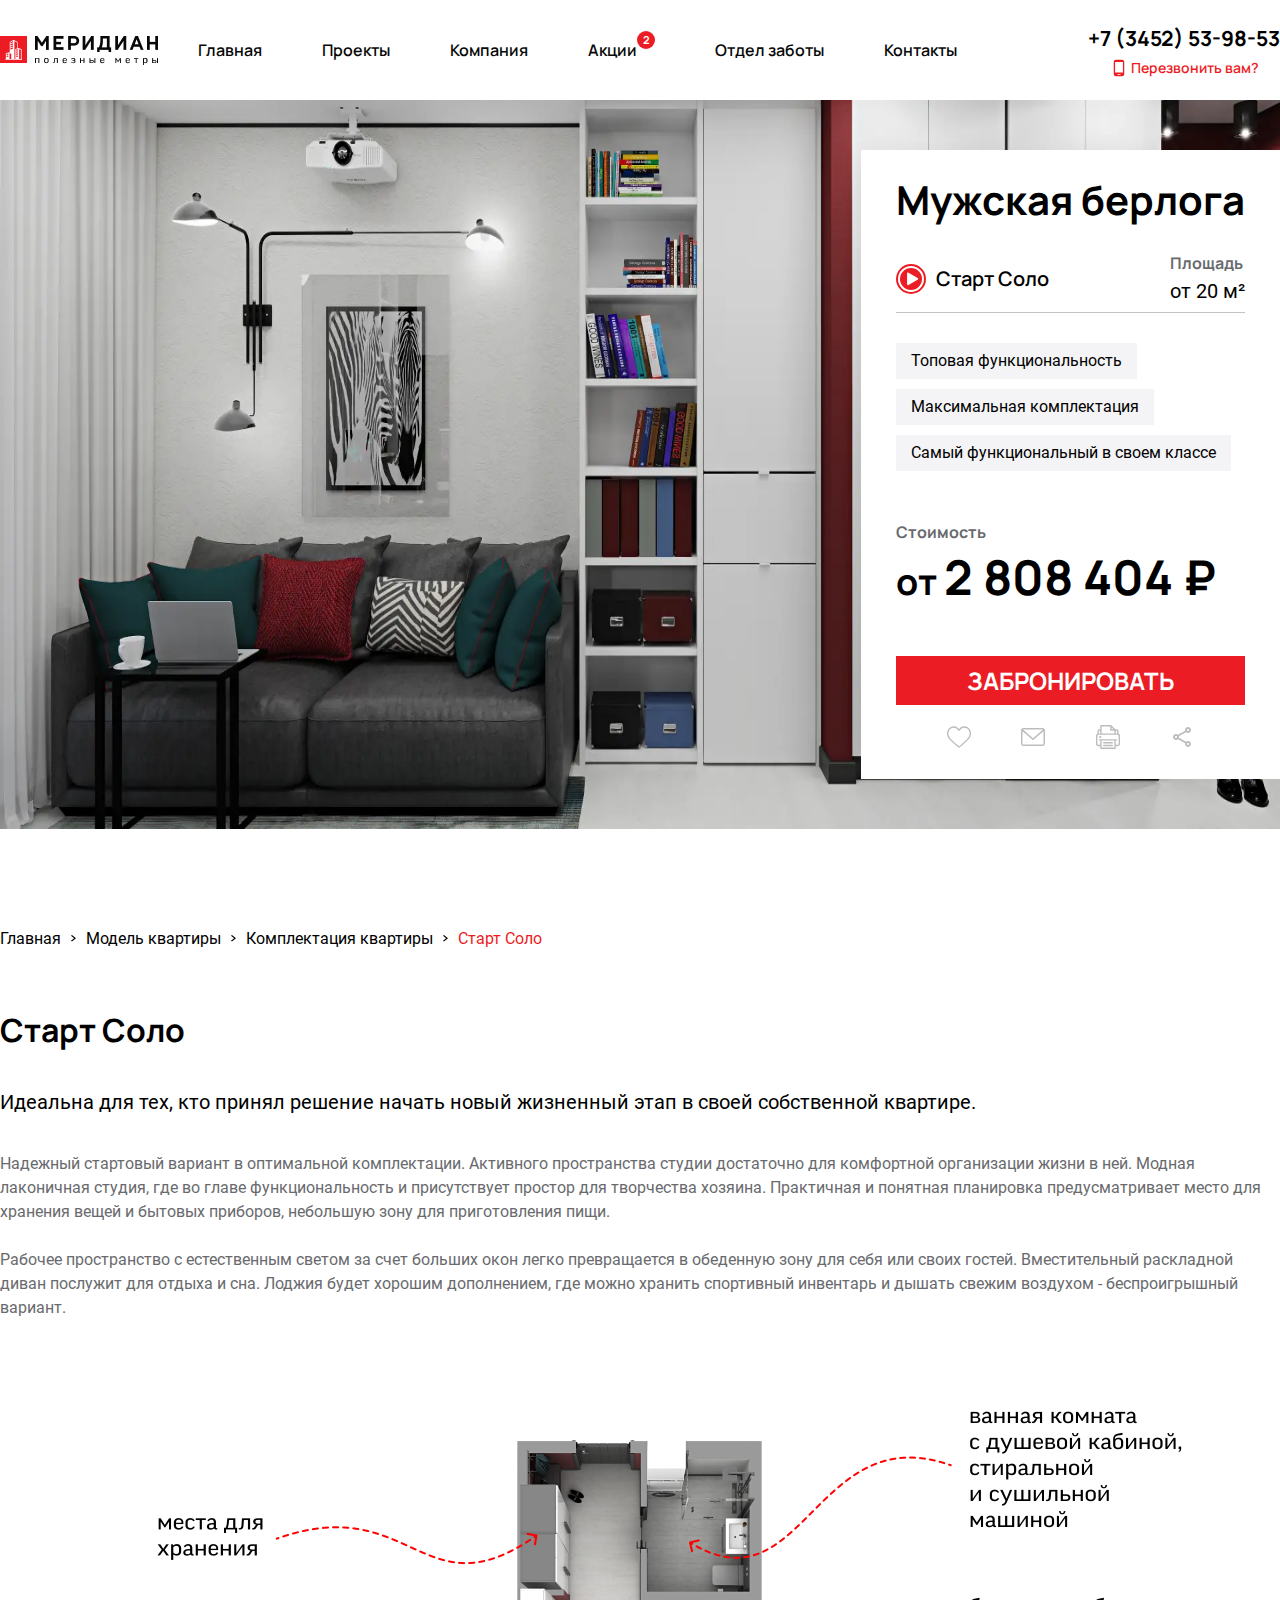
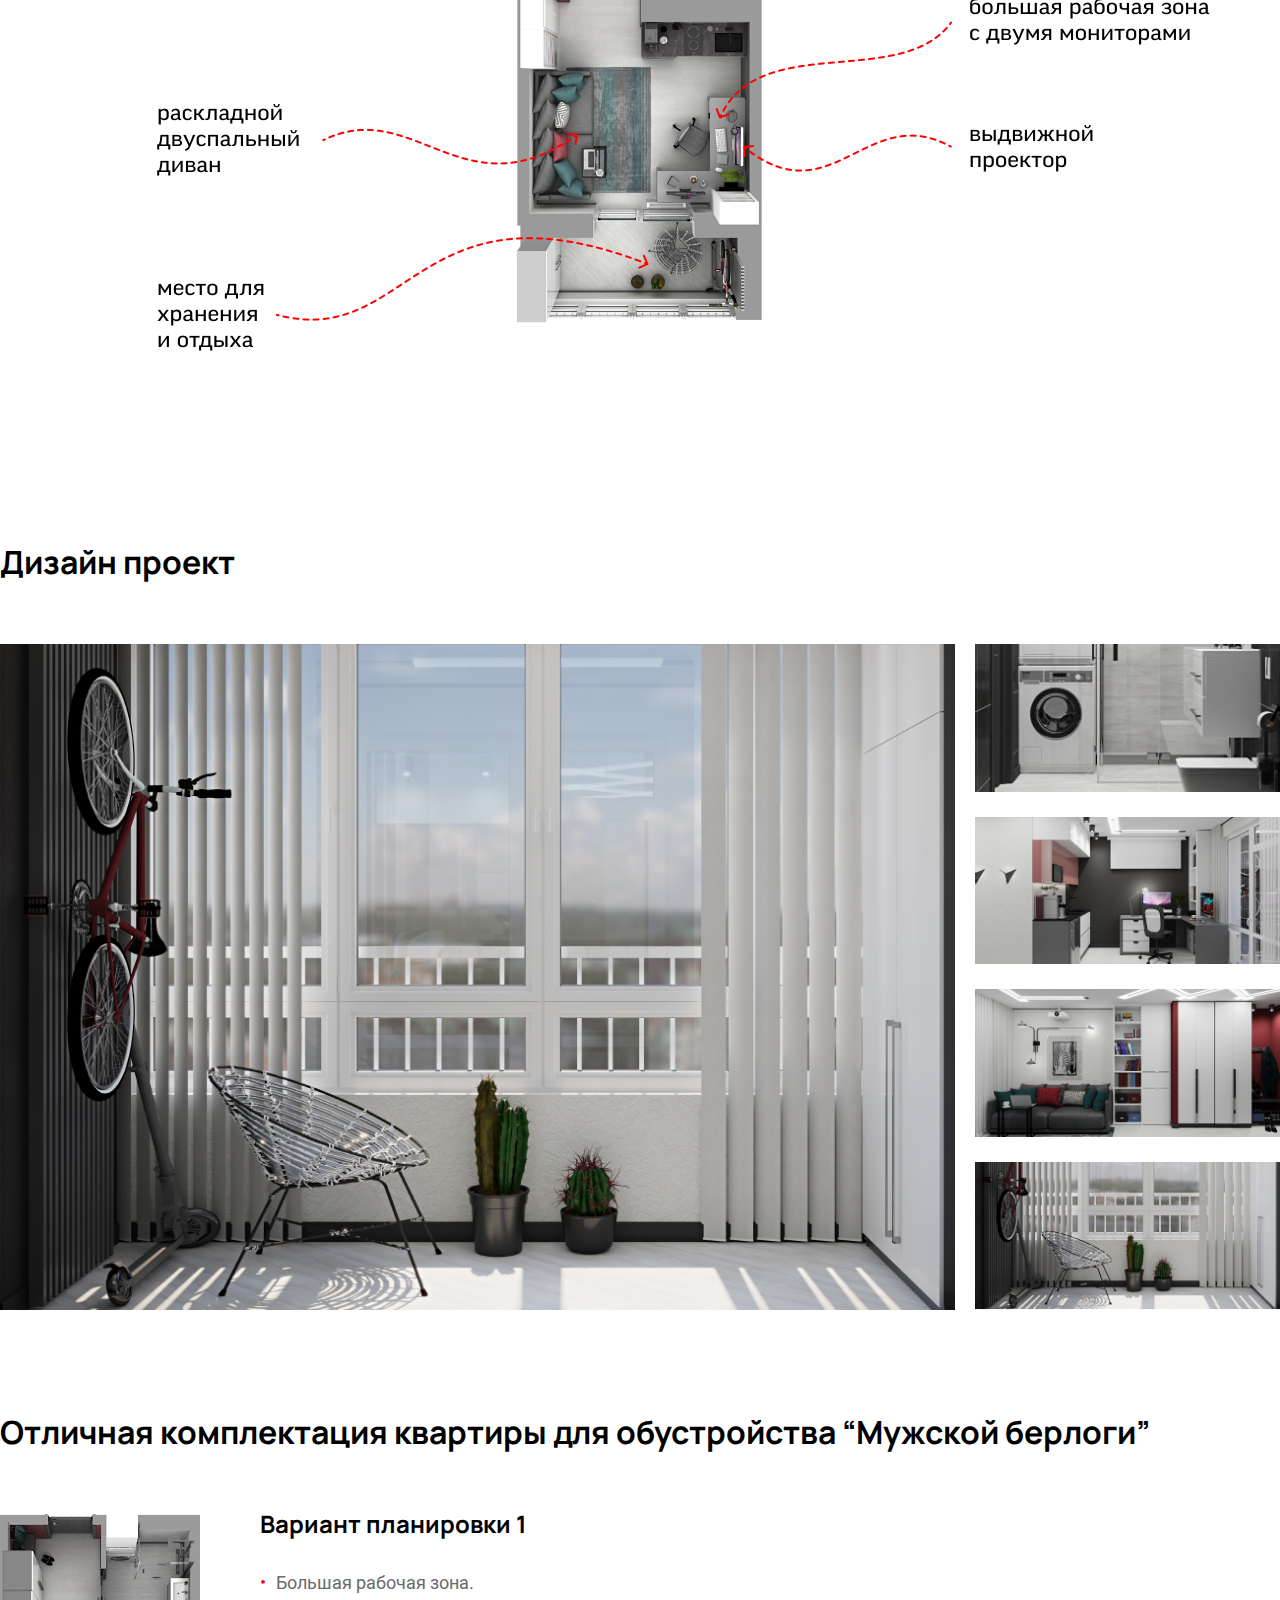
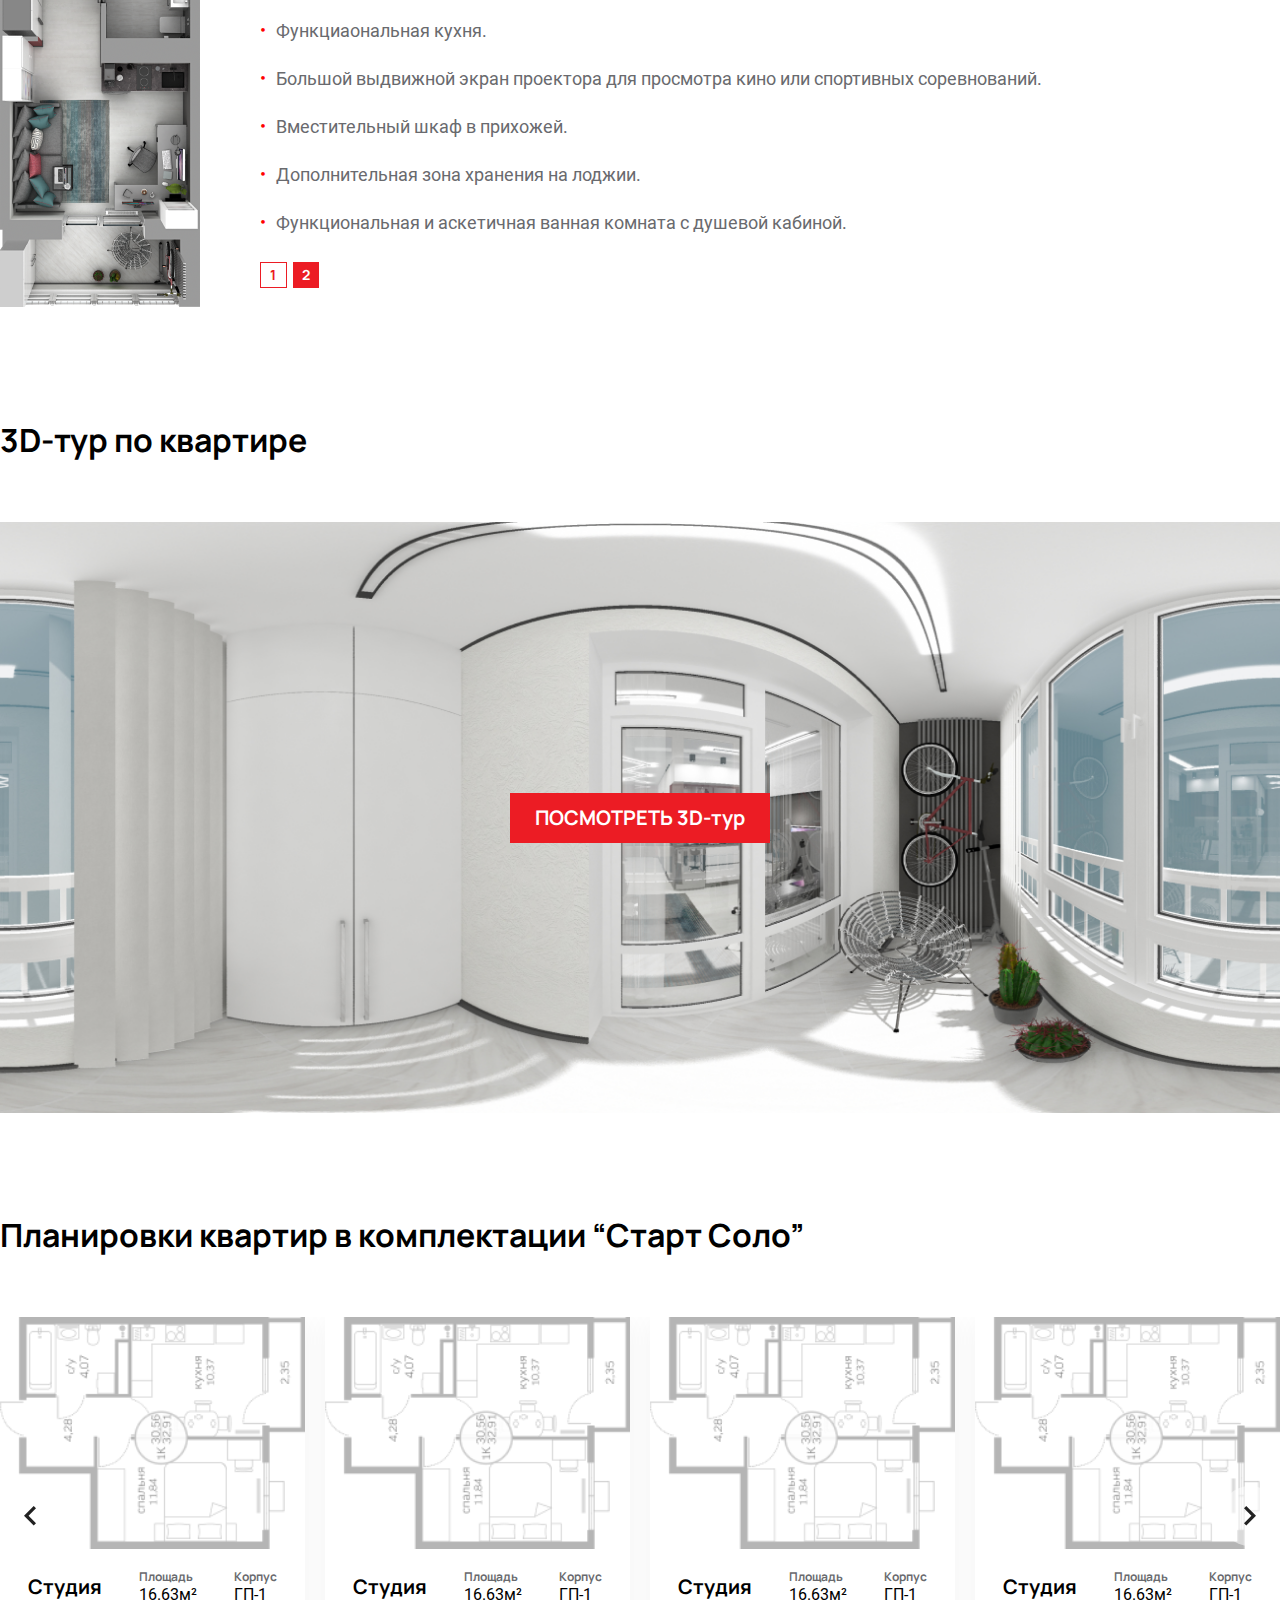
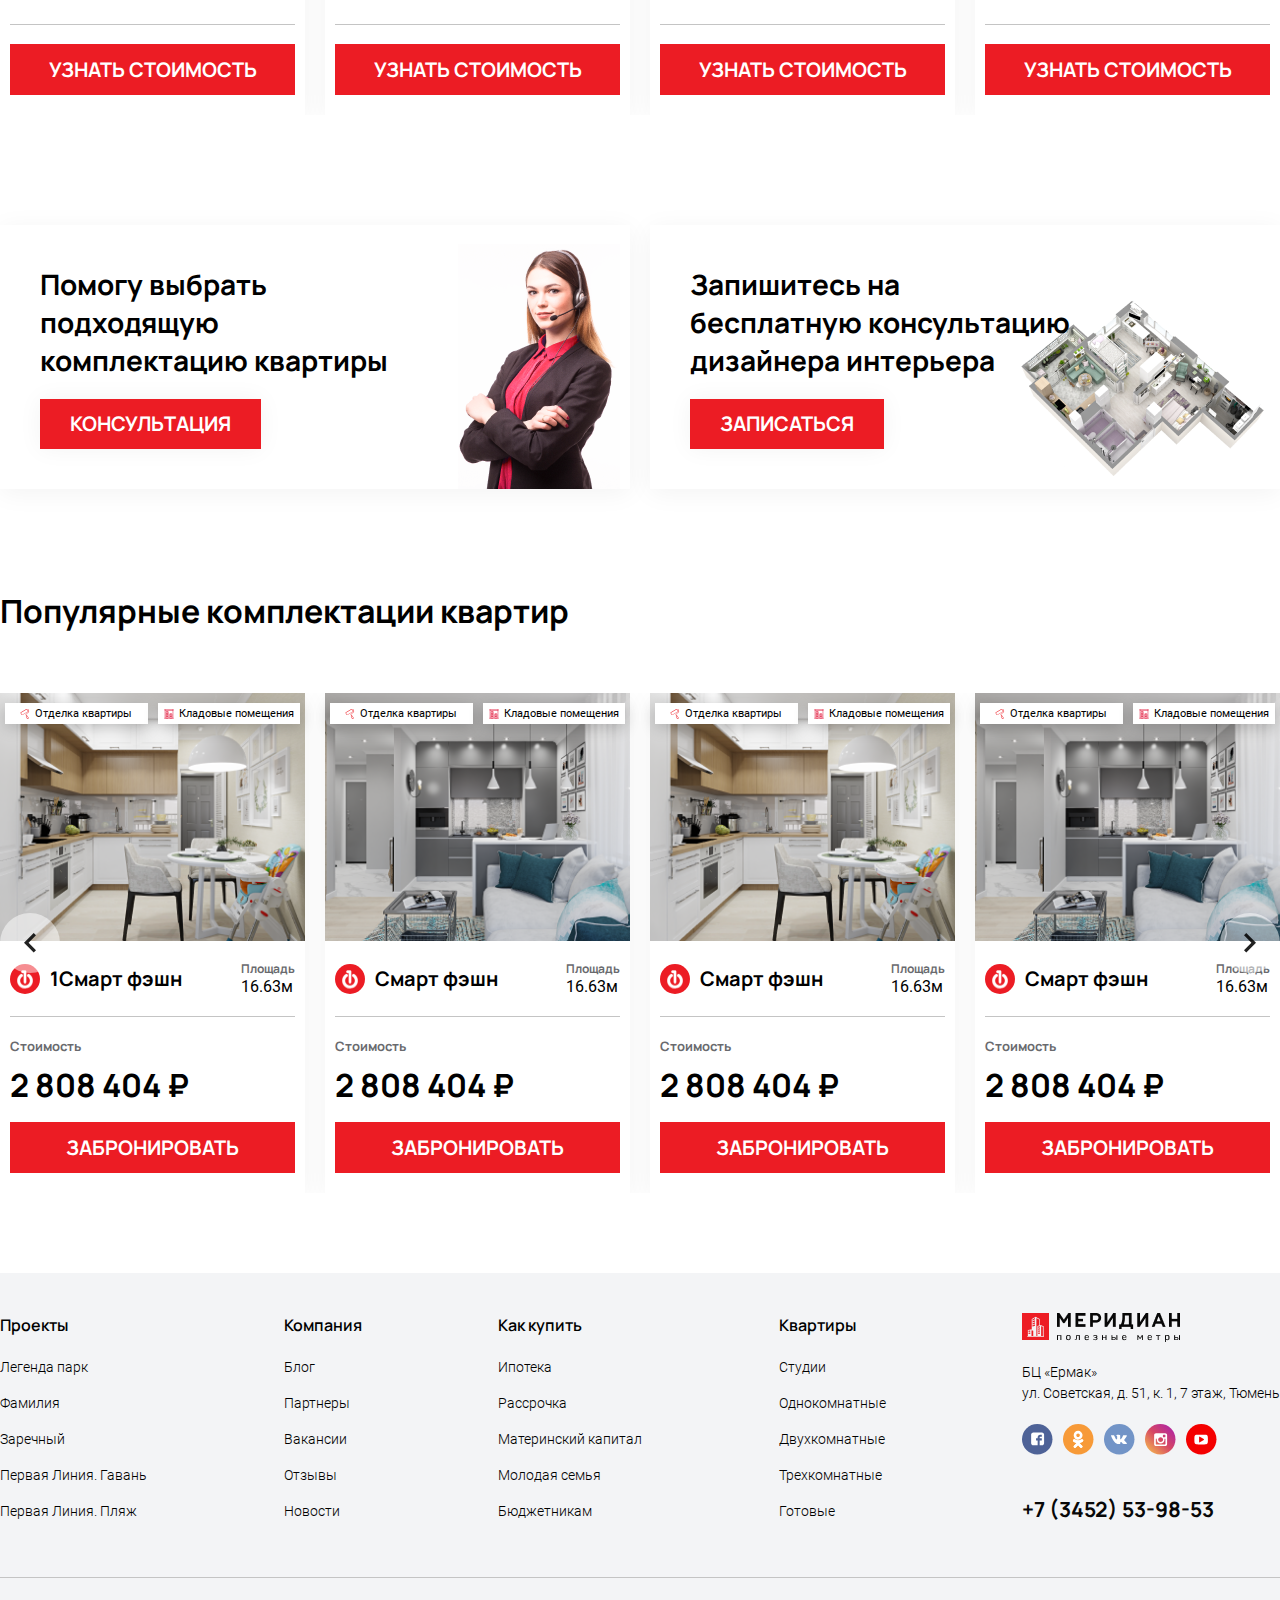
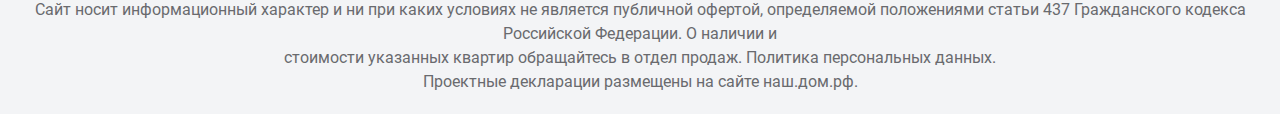
<file: start.html>
<!DOCTYPE html>
<html lang="ru">

<head>
  <meta charset="UTF-8">
  <meta name="viewport" content="width=device-width, initial-scale=1.0">
  <!-- Reset -->
  <!--<link rel="stylesheet" href="https://cdnjs.cloudflare.com/ajax/libs/meyer-reset/2.0/reset.min.css">-->
  <!-- Normalize -->
  <!--<link rel="stylesheet" href="https://cdnjs.cloudflare.com/ajax/libs/normalize/8.0.1/normalize.min.css">-->
  <!-- Fonts -->
  <link rel="stylesheet" href="https://stackpath.bootstrapcdn.com/font-awesome/4.7.0/css/font-awesome.min.css">
  <!-- Bootstrap -->
  <!--<link rel="stylesheet" href="https://cdn.jsdelivr.net/npm/bootstrap@4.5.3/dist/css/bootstrap.min.css">
<link rel="stylesheet" href="https://cdn.jsdelivr.net/npm/bootstrap@4.5.3/dist/css/bootstrap-grid.min.css">-->
  <!-- Styles -->
  <link rel="stylesheet" href="css/configuration.css">
  <link rel="stylesheet" href="css/fonts.css">
  <link rel="stylesheet" href="css/style.css">
  <link rel="stylesheet" href="css/models.css">
  <link rel="stylesheet" href="css/solo.css">
</head>

<body>
  <header class="header " id="header">
    <div class="header__body container">
      <div class="header__burger">
        <div class="header__burger__line-1"></div>
        <div class="header__burger__line-2"></div>
        <div class="header__burger__line-3"></div>
      </div>
      <nav class="header__menu side">
        <div class="header__sideinfo">
          <div class="header__burger">
            <div class="header__burger__line-1"></div>
            <div class="header__burger__line-2"></div>
            <div class="header__burger__line-3"></div>
          </div>
          <a href="index.html">
            <img src="img/logos/header_logo.png" alt="" class="header__logo">
          </a>
          <span class="header__callback">
            <img src="img/icons/header_callback-icon.svg" alt="">
          </span>
        </div>

        <!--header__list копируется из базового меню ниже с помощью JS (Header SideMenu List Creator) -->
      </nav>
      <nav class="header__menu basic">
        <a href="index.html">
          <img src="img/logos/header_logo.png" alt="" class="header__logo">
        </a>
        <ul class="header__list">
          <li class="header__list-item">
            <a href="#" class="header__list-link">Главная <div></div>
            </a>
          </li>
          <li class="header__list-item">
            <a href="#" class="header__list-link">Проекты <div></div>
            </a>
          </li>
          <li class="header__list-item">
            <a href="#" class="header__list-link">Компания <div></div>
            </a>
          </li>
          <li class="header__list-item">
            <a href="#" class="header__list-link">Акции <span>2</span>
              <div></div>
            </a>
          </li>
          <li class="header__list-item">
            <a href="#" class="header__list-link">Отдел заботы <div></div>
            </a>
          </li>
          <li class="header__list-item">
            <a href="#" class="header__list-link">Контакты <div></div>
            </a>
          </li>
        </ul>
      </nav>
      <div class="header__contacts">
        <span class="header__phone">+7 (3452) 53-98-53</span>
        <a class="header__callback modal-form">
          <img src="img/icons/header_callback-icon.svg" alt="">
          <span>Перезвонить вам?</span>
        </a>
      </div>
    </div>
    <div class="shadow"></div>
  </header>

  <section class="startpage">
    <div class="startpage__body container">
      <div class="startpage__form">
        <h1 class="startpage__header">Мужская берлога</h1>
        <div class="startpage__specifications">
          <div class="startpage__specifications__subheader">
            <img class="startpage__specifications__icon" src="img/icons/startpage_solo-start.svg" alt="">
            <h4 class="startpage__specifications__text">Старт Соло</h4>
          </div>
          <div class="startpage__specifications__area">
            <h6 class="startpage__specifications__header">Площадь</h6>
            <span class="startpage__specifications__value">от 20 м²</span>
          </div>
        </div>
        <ul class="startpage__benefits">
          <li class="startpage__benefits__item">Топовая функциональность</li>
          <li class="startpage__benefits__item">Максимальная комплектация</li>
          <li class="startpage__benefits__item">Самый функциональный в своем классе</li>
        </ul>
        <div class="startpage__cost">
          <h6 class="startpage__cost__header">Стоимость </h6>
          <span class="startpage__cost__value">
            <span>от </span>2 808 404 ₽
          </span>
        </div>
        <button class="startpage__reserve modal-form">ЗАБРОНИРОВАТЬ</button>
        <div class="startpage__icons">
          <a href="">
            <img src="img/icons/startpage_solo-heart.svg" class="startpage__icons__item">
          </a>
          <a href="">
            <img src="img/icons/startpage_solo-envelope.svg" class="startpage__icons__item">
          </a>
          <a href="">
            <img src="img/icons/startpage_solo-printer.svg" class="startpage__icons__item">
          </a>
          <a href="">
            <img src="img/icons/startpage_solo-share.svg" class="startpage__icons__item">
          </a>
        </div>
      </div>
    </div>
  </section>
  <section class="models">
    <div class="models__body container">
      <div class="models__address">
        <a href="" class="models__address__link">Главная</a>
        <img class="models__address__slash" src="img/icons/models_address-slash.svg" alt="">
        <a href="" class="models__address__link">Модель квартиры</a>
        <img class="models__address__slash" src="img/icons/models_address-slash.svg" alt="">
        <a href="" class="models__address__link">Комплектация квартиры</a>
        <img class="models__address__slash" src="img/icons/models_address-slash.svg" alt="">
        <a href="" class="models__address__link active">Старт Соло</a>
      </div>
      <h2 class="models__header sub">Старт Соло</h2>
      <h4 class="models__minheader">Идеальна для тех, кто принял решение начать новый жизненный этап в своей собственной квартире.</h4>
      <p class="models__desc">
        Надежный стартовый вариант в оптимальной комплектации. Активного пространства студии достаточно для комфортной организации жизни в ней. Модная лаконичная
        студия, где во главе функциональность и присутствует простор для творчества хозяина. Практичная и понятная планировка предусматривает место для хранения вещей
        и бытовых приборов, небольшую зону для приготовления пищи.
        <br>
        <br>
        Рабочее пространство с естественным светом за счет больших окон легко превращается в обеденную зону для себя или своих гостей. Вместительный раскладной диван
        послужит для отдыха и сна. Лоджия будет хорошим дополнением, где можно хранить спортивный инвентарь и дышать свежим воздухом - беспроигрышный вариант.
      </p>
      <img src="img/attachments/models_solo_start.png" alt="" class="models__pic">
    </div>
  </section>
  <section class="design">
    <div class="design__body container">
      <h2 class="design__header">Дизайн проект</h2>
      <div class="design__pics">
        <div class="design__pics__item first" id="pic-1">
          <img src="img/attachments/models_start-1.png" alt="">
        </div>
        <div class="design__pics__column">
          <div class="design__pics__item" id="pic-2">
            <img src="img/attachments/models_start-2.png" alt="">
          </div>
          <div class="design__pics__item" id="pic-3">
            <img src="img/attachments/models_start-3.png" alt="">
          </div>
          <div class="design__pics__item" id="pic-4">
            <img src="img/attachments/models_start-4.png" alt="">
          </div>
          <div class="design__pics__item last" id="pic-5">
            <img src="img/attachments/models_start-5.png" alt="">
          </div>
        </div>
      </div>
    </div>
  </section>
  <section class="layout">
    <div class="layout__body container">
      <h2 class="layout__header">Отличная комплектация квартиры для обустройства “Мужской берлоги”</h2>
      <div class="layout__content">

        <img class="layout__content__pic" src="img/attachments/models_layot-1.png" alt="">
        <img class="layout__content__pic rotated" src="img/attachments/models_layot-1_rotated.png" alt="">


        <div class="layout__content__tabs">
          <div class="layout__content__tabs__items">
            <ul class="layout__content__list active">
              <h4 class="layout__content__subheader">Вариант планировки 1</h4>
              <li class="layout__content__list-item">Большая рабочая зона.</li>
              <li class="layout__content__list-item">Функциаональная кухня.</li>
              <li class="layout__content__list-item">Большой выдвижной экран проектора для просмотра кино или спортивных соревнований.</li>
              <li class="layout__content__list-item">Вместительный шкаф в прихожей.</li>
              <li class="layout__content__list-item">Дополнительная зона хранения на лоджии.</li>
              <li class="layout__content__list-item">Функциональная и аскетичная ванная комната с душевой кабиной.</li>
            </ul>
            <ul class="layout__content__list">
              <h4 class="layout__content__subheader">Вариант планировки 2</h4>
              <li class="layout__content__list-item">2Большая рабочая зона.</li>
              <li class="layout__content__list-item">2Функциаональная кухня.</li>
              <li class="layout__content__list-item">2Большой выдвижной экран проектора для просмотра кино или спортивных соревнований.</li>
              <li class="layout__content__list-item">2Вместительный шкаф в прихожей.</li>
              <li class="layout__content__list-item">2Дополнительная зона хранения на лоджии.</li>
              <li class="layout__content__list-item">2Функциональная и аскетичная ванная комната с душевой кабиной.</li>
            </ul>
          </div>
          <div class="layout__content__tabs__buttons">
            <div class="active">1</div>
            <div>2</div>
          </div>
        </div>
      </div>
    </div>
  </section>
  <section class="tour">
    <div class="tour__body container">
      <h2 class="tour__header">3D-тур по квартире</h2>
      <div class="tour__content">
        <img src="img/attachments/3d.png" alt="" class="tour__pic">
        <button class="tour__view">ПОСМОТРЕТЬ 3D-тур</button>
      </div>
    </div>
  </section>

  <section class="sets studio">
    <div class="sets__body container">
      <h2 class="sets__header">Планировки квартир в комплектации “Старт Соло”</h2>
      <div class="sets__slider">
        <div class="sets__switch prev">
          <img src="img/icons/sets_slider-prev.svg" alt="">
        </div>
        <div class="sets__switch next">
          <img src="img/icons/sets_slider-next.svg" alt="">
        </div>
        <div class="sets__row">
          <div class="sets__item studio">
            <div class="sets__img">
              <img src="img/attachments/sets_studio-1.png" alt="" class="sets__pic">
            </div>
            <div class="sets__content">
              <div class="sets__desc">
                <div class="sets__style">
                  <span class="sets__style__type">Студия</span>
                </div>
                <div class="sets__area">
                  <h6 class="sets__area__header">Площадь</h6>
                  <span class="sets__area__value">16.63м²</span>
                </div>
                <div class="sets__area">
                  <h6 class="sets__area__header">Корпус</h6>
                  <span class="sets__area__value">ГП-1</span>
                </div>
              </div>
              <div class="sets__devider"></div>
              <button class="sets__reserve">УЗНАТЬ СТОИМОСТЬ</button>
            </div>
          </div>
          <div class="sets__item studio">
            <div class="sets__img">
              <img src="img/attachments/sets_studio-1.png" alt="" class="sets__pic">
            </div>
            <div class="sets__content">
              <div class="sets__desc">
                <div class="sets__style">
                  <span class="sets__style__type">Студия</span>
                </div>
                <div class="sets__area">
                  <h6 class="sets__area__header">Площадь</h6>
                  <span class="sets__area__value">16.63м²</span>
                </div>
                <div class="sets__area">
                  <h6 class="sets__area__header">Корпус</h6>
                  <span class="sets__area__value">ГП-1</span>
                </div>
              </div>
              <div class="sets__devider"></div>
              <button class="sets__reserve">УЗНАТЬ СТОИМОСТЬ</button>
            </div>
          </div>
          <div class="sets__item studio">
            <div class="sets__img">
              <img src="img/attachments/sets_studio-1.png" alt="" class="sets__pic">
            </div>
            <div class="sets__content">
              <div class="sets__desc">
                <div class="sets__style">
                  <span class="sets__style__type">Студия</span>
                </div>
                <div class="sets__area">
                  <h6 class="sets__area__header">Площадь</h6>
                  <span class="sets__area__value">16.63м²</span>
                </div>
                <div class="sets__area">
                  <h6 class="sets__area__header">Корпус</h6>
                  <span class="sets__area__value">ГП-1</span>
                </div>
              </div>
              <div class="sets__devider"></div>
              <button class="sets__reserve">УЗНАТЬ СТОИМОСТЬ</button>
            </div>
          </div>
          <div class="sets__item studio">
            <div class="sets__img">
              <img src="img/attachments/sets_studio-1.png" alt="" class="sets__pic">
            </div>
            <div class="sets__content">
              <div class="sets__desc">
                <div class="sets__style">
                  <span class="sets__style__type">Студия</span>
                </div>
                <div class="sets__area">
                  <h6 class="sets__area__header">Площадь</h6>
                  <span class="sets__area__value">16.63м²</span>
                </div>
                <div class="sets__area">
                  <h6 class="sets__area__header">Корпус</h6>
                  <span class="sets__area__value">ГП-1</span>
                </div>
              </div>
              <div class="sets__devider"></div>
              <button class="sets__reserve">УЗНАТЬ СТОИМОСТЬ</button>
            </div>
          </div>
          <div class="sets__item studio">
            <div class="sets__img">
              <img src="img/attachments/sets_studio-1.png" alt="" class="sets__pic">
            </div>
            <div class="sets__content">
              <div class="sets__desc">
                <div class="sets__style">
                  <span class="sets__style__type">Студия</span>
                </div>
                <div class="sets__area">
                  <h6 class="sets__area__header">Площадь</h6>
                  <span class="sets__area__value">16.63м²</span>
                </div>
                <div class="sets__area">
                  <h6 class="sets__area__header">Корпус</h6>
                  <span class="sets__area__value">ГП-1</span>
                </div>
              </div>
              <div class="sets__devider"></div>
              <button class="sets__reserve">УЗНАТЬ СТОИМОСТЬ</button>
            </div>
          </div>
        </div>
      </div>
    </div>
  </section>
  <section class="offers">
    <div class="container">
      <div class="offers__body">
        <div class="offers__item consultation">
          <div class="offers__item__body">
            <div class="offers__item__info">
              <h3 class="offers__item__header">Помогу выбрать подходящую
                комплектацию квартиры</h3>
              <button class="offers__item__btn modal-form">КОНСУЛЬТАЦИЯ</button>
            </div>
            <img src="img/attachments/offers_pic-1.png" alt="" class="offers__item__pic">
          </div>
        </div>
        <div class="offers__item sign-up">
          <div class="offers__item__body">
            <div class="offers__item__info">
              <h3 class="offers__item__header">Запишитесь на бесплатную
                консультацию дизайнера
                интерьера</h3>
              <button class="offers__item__btn modal-form">ЗАПИСАТЬСЯ</button>
            </div>
            <img src="img/attachments/offers_pic-2.png" alt="" class="offers__item__pic">
          </div>
        </div>
      </div>
    </div>
  </section>
  <section class="sets apartment">
    <div class="sets__body container">
      <h2 class="sets__header">Популярные комплектации квартир</h2>
      <div class="sets__slider">
        <div class="sets__switch prev">
          <img src="img/icons/sets_slider-prev.svg" alt="">
        </div>
        <div class="sets__switch next">
          <img src="img/icons/sets_slider-next.svg" alt="">
        </div>
        <div class="sets__row">
          <div class="sets__item">
            <div class="sets__img">
              <div class="sets__details">
                <a href="" class="sets__details__link">
                  <img src="img/icons/sets_decoration-icon.svg" alt="">Отделка квартиры
                </a>
                <a href="" class="sets__details__link">
                  <img src="img/icons/sets_storage-icon.svg" alt="">Кладовые помещения
                </a>
              </div>
              <img src="img/attachments/sets_pic-1.png" alt="" class="sets__pic">
            </div>
            <div class="sets__content">
              <div class="sets__desc">
                <div class="sets__style">
                  <img class="sets__style__pic" src="img/icons/sets_style-icon.svg" alt="">
                  <span class="sets__style__type">1Смарт фэшн</span>
                </div>
                <div class="sets__area">
                  <h6 class="sets__area__header">Площадь</h6>
                  <span class="sets__area__value">16.63м</span>
                </div>
              </div>
              <div class="sets__devider"></div>
              <div class="sets__cost">
                <h6 class="sets__cost__header">Стоимость </h6>
                <span class="sets__cost__value">2 808 404 ₽</span>
              </div>
              <button class="sets__reserve modal-form">ЗАБРОНИРОВАТЬ</button>
            </div>
          </div>
          <div class="sets__item">
            <div class="sets__img">
              <div class="sets__details">
                <a href="" class="sets__details__link">
                  <img src="img/icons/sets_decoration-icon.svg" alt="">Отделка квартиры
                </a>
                <a href="" class="sets__details__link">
                  <img src="img/icons/sets_storage-icon.svg" alt="">Кладовые помещения
                </a>
              </div>
              <img src="img/attachments/sets_pic-2.png" alt="" class="sets__pic">
            </div>
            <div class="sets__content">
              <div class="sets__desc">
                <div class="sets__style">
                  <img class="sets__style__pic" src="img/icons/sets_style-icon.svg" alt="">
                  <span class="sets__style__type">Смарт фэшн</span>
                </div>
                <div class="sets__area">
                  <h6 class="sets__area__header">Площадь</h6>
                  <span class="sets__area__value">16.63м</span>
                </div>
              </div>
              <div class="sets__devider"></div>
              <div class="sets__cost">
                <h6 class="sets__cost__header">Стоимость </h6>
                <span class="sets__cost__value">2 808 404 ₽</span>
              </div>
              <button class="sets__reserve modal-form">ЗАБРОНИРОВАТЬ</button>
            </div>
          </div>
          <div class="sets__item">
            <div class="sets__img">
              <div class="sets__details">
                <a href="" class="sets__details__link">
                  <img src="img/icons/sets_decoration-icon.svg" alt="">Отделка квартиры
                </a>
                <a href="" class="sets__details__link">
                  <img src="img/icons/sets_storage-icon.svg" alt="">Кладовые помещения
                </a>
              </div>
              <img src="img/attachments/sets_pic-1.png" alt="" class="sets__pic">
            </div>
            <div class="sets__content">
              <div class="sets__desc">
                <div class="sets__style">
                  <img class="sets__style__pic" src="img/icons/sets_style-icon.svg" alt="">
                  <span class="sets__style__type">Смарт фэшн</span>
                </div>
                <div class="sets__area">
                  <h6 class="sets__area__header">Площадь</h6>
                  <span class="sets__area__value">16.63м</span>
                </div>
              </div>
              <div class="sets__devider"></div>
              <div class="sets__cost">
                <h6 class="sets__cost__header">Стоимость </h6>
                <span class="sets__cost__value">2 808 404 ₽</span>
              </div>
              <button class="sets__reserve modal-form">ЗАБРОНИРОВАТЬ</button>
            </div>
          </div>
          <div class="sets__item">
            <div class="sets__img">
              <div class="sets__details">
                <a href="" class="sets__details__link">
                  <img src="img/icons/sets_decoration-icon.svg" alt="">Отделка квартиры
                </a>
                <a href="" class="sets__details__link">
                  <img src="img/icons/sets_storage-icon.svg" alt="">Кладовые помещения
                </a>
              </div>
              <img src="img/attachments/sets_pic-2.png" alt="" class="sets__pic">
            </div>
            <div class="sets__content">
              <div class="sets__desc">
                <div class="sets__style">
                  <img class="sets__style__pic" src="img/icons/sets_style-icon.svg" alt="">
                  <span class="sets__style__type">Смарт фэшн</span>
                </div>
                <div class="sets__area">
                  <h6 class="sets__area__header">Площадь</h6>
                  <span class="sets__area__value">16.63м</span>
                </div>
              </div>
              <div class="sets__devider"></div>
              <div class="sets__cost">
                <h6 class="sets__cost__header">Стоимость </h6>
                <span class="sets__cost__value">2 808 404 ₽</span>
              </div>
              <button class="sets__reserve modal-form">ЗАБРОНИРОВАТЬ</button>
            </div>
          </div>
          <div class="sets__item">
            <div class="sets__img">
              <div class="sets__details">
                <a href="" class="sets__details__link">
                  <img src="img/icons/sets_decoration-icon.svg" alt="">Отделка квартиры
                </a>
                <a href="" class="sets__details__link">
                  <img src="img/icons/sets_storage-icon.svg" alt="">Кладовые помещения
                </a>
              </div>
              <img src="img/attachments/sets_pic-1.png" alt="" class="sets__pic">
            </div>
            <div class="sets__content">
              <div class="sets__desc">
                <div class="sets__style">
                  <img class="sets__style__pic" src="img/icons/sets_style-icon.svg" alt="">
                  <span class="sets__style__type">5Смарт фэшн</span>
                </div>
                <div class="sets__area">
                  <h6 class="sets__area__header">Площадь</h6>
                  <span class="sets__area__value">16.63м</span>
                </div>
              </div>
              <div class="sets__devider"></div>
              <div class="sets__cost">
                <h6 class="sets__cost__header">Стоимость </h6>
                <span class="sets__cost__value">2 808 404 ₽</span>
              </div>
              <button class="sets__reserve modal-form">ЗАБРОНИРОВАТЬ</button>
            </div>
          </div>
          <div class="sets__item">
            <div class="sets__img">
              <div class="sets__details">
                <a href="" class="sets__details__link">
                  <img src="img/icons/sets_decoration-icon.svg" alt="">Отделка квартиры
                </a>
                <a href="" class="sets__details__link">
                  <img src="img/icons/sets_storage-icon.svg" alt="">Кладовые помещения
                </a>
              </div>
              <img src="img/attachments/sets_pic-2.png" alt="" class="sets__pic">
            </div>
            <div class="sets__content">
              <div class="sets__desc">
                <div class="sets__style">
                  <img class="sets__style__pic" src="img/icons/sets_style-icon.svg" alt="">
                  <span class="sets__style__type">6Смарт фэшн</span>
                </div>
                <div class="sets__area">
                  <h6 class="sets__area__header">Площадь</h6>
                  <span class="sets__area__value">16.63м</span>
                </div>
              </div>
              <div class="sets__devider"></div>
              <div class="sets__cost">
                <h6 class="sets__cost__header">Стоимость </h6>
                <span class="sets__cost__value">2 808 404 ₽</span>
              </div>
              <button class="sets__reserve modal-form">ЗАБРОНИРОВАТЬ</button>
            </div>
          </div>
          <div class="sets__item">
            <div class="sets__img">
              <div class="sets__details">
                <a href="" class="sets__details__link">
                  <img src="img/icons/sets_decoration-icon.svg" alt="">Отделка квартиры
                </a>
                <a href="" class="sets__details__link">
                  <img src="img/icons/sets_storage-icon.svg" alt="">Кладовые помещения
                </a>
              </div>
              <img src="img/attachments/sets_pic-1.png" alt="" class="sets__pic">
            </div>
            <div class="sets__content">
              <div class="sets__desc">
                <div class="sets__style">
                  <img class="sets__style__pic" src="img/icons/sets_style-icon.svg" alt="">
                  <span class="sets__style__type">7Смарт фэшн</span>
                </div>
                <div class="sets__area">
                  <h6 class="sets__area__header">Площадь</h6>
                  <span class="sets__area__value">16.63м</span>
                </div>
              </div>
              <div class="sets__devider"></div>
              <div class="sets__cost">
                <h6 class="sets__cost__header">Стоимость </h6>
                <span class="sets__cost__value">2 808 404 ₽</span>
              </div>
              <button class="sets__reserve modal-form">ЗАБРОНИРОВАТЬ</button>
            </div>
          </div>
        </div>
      </div>
    </div>
  </section>

  <div class="modal">
    <div class="modal__item consultation">
      <img class="modal__close" src="img/icons/modal_close.svg" alt="">
      <div class="modal__content">
        <h2 class="modal__header">
          Получить
          <br>
          консультацию
          <br>
          по материнскому
          <br>
          капиталу
        </h2>
        <div class="modal__devider"></div>
        <form action="" class="modal__form">
          <input type="text" class="modal__name" placeholder="Как Вас зовут">
          <input type="phone" class="modal__number" placeholder="Номер телефона">
          <button class="modal__btn">ПОЛУЧИТЬ ПОДТВЕРЖДЕНИЕ</button>
          <span class="modal__agreement">
            Нажимая на кнопку, вы даете согласие на
            <br>
            <a href="">обработку персональных данных</a>
          </span>
        </form>
      </div>
    </div>
    <div class="modal__item form">
      <img class="modal__close" src="img/icons/modal_close.svg" alt="">
      <div class="modal__content">
        <form action="" class="modal__form">
          <input type="text" class="modal__name" placeholder="Имя" required>
          <input type="phone" class="modal__number" placeholder="Телефон" required>
          <button class="modal__btn">ОТПРАВИТЬ</button>
          <span class="modal__agreement">
            <input type="checkbox" id="modal-agree">
            <label for="modal-agree">Согласен с условиями</label>
            <a href="">пользовательского соглашения</a>
          </span>
        </form>
      </div>
    </div>
  </div>

  <footer class="footer" id="footer">
    <div class="footer__body container">
      <div class="footer__item" id="projects">
        <h5 class="footer__item__header">Проекты</h5>
        <ul class="footer__item__list">
          <li class="footer__item__list-item">
            <a href="" class="footer__item__list-link">Легенда парк</a>
          </li>
          <li class="footer__item__list-item">
            <a href="" class="footer__item__list-link">Фамилия</a>
          </li>
          <li class="footer__item__list-item">
            <a href="" class="footer__item__list-link">Заречный</a>
          </li>
          <li class="footer__item__list-item">
            <a href="" class="footer__item__list-link">Первая Линия. Гавань</a>
          </li>
          <li class="footer__item__list-item">
            <a href="" class="footer__item__list-link">Первая Линия. Пляж</a>
          </li>
        </ul>
      </div>
      <div class="footer__item" id="company">
        <h5 class="footer__item__header">Компания</h5>
        <ul class="footer__item__list">
          <li class="footer__item__list-item">
            <a href="" class="footer__item__list-link">Блог</a>
          </li>
          <li class="footer__item__list-item">
            <a href="" class="footer__item__list-link">Партнеры</a>
          </li>
          <li class="footer__item__list-item">
            <a href="" class="footer__item__list-link">Вакансии</a>
          </li>
          <li class="footer__item__list-item">
            <a href="" class="footer__item__list-link">Отзывы</a>
          </li>
          <li class="footer__item__list-item">
            <a href="" class="footer__item__list-link">Новости</a>
          </li>
        </ul>
      </div>
      <div class="footer__item" id="buy">
        <h5 class="footer__item__header">Как купить</h5>
        <ul class="footer__item__list">
          <li class="footer__item__list-item">
            <a href="" class="footer__item__list-link">Ипотека</a>
          </li>
          <li class="footer__item__list-item">
            <a href="" class="footer__item__list-link">Рассрочка</a>
          </li>
          <li class="footer__item__list-item">
            <a href="" class="footer__item__list-link">Материнский капитал</a>
          </li>
          <li class="footer__item__list-item">
            <a href="" class="footer__item__list-link">Молодая семья</a>
          </li>
          <li class="footer__item__list-item">
            <a href="" class="footer__item__list-link">Бюджетникам</a>
          </li>
        </ul>
      </div>
      <div class="footer__item" id="apartments">
        <h5 class="footer__item__header">Квартиры</h5>
        <ul class="footer__item__list">
          <li class="footer__item__list-item">
            <a href="" class="footer__item__list-link">Студии</a>
          </li>
          <li class="footer__item__list-item">
            <a href="" class="footer__item__list-link">Однокомнатные</a>
          </li>
          <li class="footer__item__list-item">
            <a href="" class="footer__item__list-link">Двухкомнатные</a>
          </li>
          <li class="footer__item__list-item">
            <a href="" class="footer__item__list-link">Трехкомнатные</a>
          </li>
          <li class="footer__item__list-item">
            <a href="" class="footer__item__list-link">Готовые</a>
          </li>
        </ul>
      </div>
      <div class="footer__item" id="media">
        <a href="">
          <img src="img/logos/footer_logo.png" alt="" class="footer__item__logo">
        </a>
        <span class="footer__item__address">
          БЦ «Ермак»
          <br>
          ул. Советская, д. 51, к. 1, 7 этаж, Тюмень
        </span>
        <div class="footer__item__soc">
          <a href="">
            <img src="img/icons/footer_facebook.svg" alt="" class="footer__item__soc-item">
          </a>
          <a href="">
            <img src="img/icons/footer_ok.svg" alt="" class="footer__item__soc-item">
          </a>
          <a href="">
            <img src="img/icons/footer_vk.svg" alt="" class="footer__item__soc-item">
          </a>
          <a href="">
            <img src="img/icons/footer_instagram.svg" alt="" class="footer__item__soc-item">
          </a>
          <a href="">
            <img src="img/icons/footer_youtube.svg" alt="" class="footer__item__soc-item">
          </a>
        </div>
        <span class="footer__item__phone">+7 (3452) 53-98-53</span>
      </div>
      <div class="footer__item" id="devider"></div>
      <p class="footer__item" id="politics">
        Сайт носит информационный характер и ни при каких условиях не является публичной офертой, определяемой положениями статьи 437 Гражданского кодекса Российской Федерации. О наличии и
        <br>
        стоимости указанных квартир обращайтесь в отдел продаж. Политика персональных данных.
        <br>
        Проектные декларации размещены на сайте наш.дом.рф.
      </p>
    </div>
  </footer>


  <!-- JQuery -->
  <!--<script src="https://ajax.googleapis.com/ajax/libs/jquery/3.5.1/jquery.min.js"></script>-->
  <!-- Bootstrap -->
  <!--<script src="https://cdn.jsdelivr.net/npm/bootstrap@4.5.3/dist/js/bootstrap.min.js"></script>-->
  <!-- Our scripts -->
  <script src="js/configuration.js"></script>
  <script src="js/script.js"></script>
  <script src="js/solo.js"></script>

</body>

</html>
</file>
<file: css/configuration.css>
img
{
    max-width: 100%;
    height: auto;

    vertical-align: bottom;
}

.video
{
    position: relative;

    overflow: hidden;

    height: 0;
    padding-bottom: 56.25%;
}

.video iframe,
.video object,
.video embed
{
    position: absolute;
    top: 0;
    left: 0;

    width: 100%;
    height: 100%;
}

*
{
    -webkit-box-sizing: border-box;
            box-sizing: border-box;
    margin: 0;
    padding: 0;

    list-style-type: none;

    text-decoration: none;

    border: 0;
    background-repeat: no-repeat;
    background-position: center center;
    background-size: cover;

    scroll-behavior: smooth;
    -webkit-animation-fill-mode: forwards;
            animation-fill-mode: forwards;
}

a,
input,
button
{
    -webkit-transition: .3s;
         -o-transition: .3s;
            transition: .3s;

    outline: none !important;
}

a,
button
{
    cursor: pointer;
}
@supports (-webkit-appearance:none)
{
}
</file>
<file: css/fonts.css>
@font-face
{
    font-family: 'Manrope';
    font-weight: 700;
    font-style: normal;

    font-display: swap;
    src: url('../fonts/Manrope-Bold.woff') format('woff'), url('../fonts/Manrope-Bold.woff2') format('woff2');
}

@font-face
{
    font-family: 'Manrope';
    font-weight: 400;
    font-style: normal;

    font-display: swap;
    src: url('../fonts/Manrope-Extrabold.woff') format('woff'), url('../fonts/Manrope-Extrabold.woff2') format('woff2');
}

@font-face
{
    font-family: 'Manrope';
    font-weight: 600;
    font-style: normal;

    font-display: swap;
    src: url('../fonts/Manrope-SemiBold.woff') format('woff'), url('../fonts/Manrope-SemiBold.woff2') format('woff2');
}

@font-face
{
    font-family: 'Roboto';
    font-weight: 700;
    font-style: normal;

    font-display: swap;
    src: url('../fonts/Roboto-Bold.woff') format('woff'), url('../fonts/Roboto-Bold.woff2') format('woff2');
}

@font-face
{
    font-family: 'Roboto';
    font-weight: 300;
    font-style: normal;

    font-display: swap;
    src: url('../fonts/Roboto-Light.woff') format('woff'), url('../fonts/Roboto-Light.woff2') format('woff2');
}

@font-face
{
    font-family: 'Roboto';
    font-weight: 500;
    font-style: normal;

    font-display: swap;
    src: url('../fonts/Roboto-Medium.woff') format('woff'), url('../fonts/Roboto-Medium.woff2') format('woff2');
}

@font-face
{
    font-family: 'Roboto';
    font-weight: 400;
    font-style: normal;

    font-display: swap;
    src: url('../fonts/Roboto-Regular.woff') format('woff'), url('../fonts/Roboto-Regular.woff2') format('woff2');
}
@supports (-webkit-appearance:none)
{
}
</file>
<file: css/style.css>
* html
{
    background: #e5e5e5;
}

* section
{
    padding-bottom: 100px;
}

* h1
{
    font-family: Manrope;
    font-size: 52px;
    font-weight: 700;
    line-height: 100%;
}

* h2
{
    font-family: Manrope;
    font-size: 32px;
    font-weight: 700;
    line-height: 44px;
}

* h3
{
    font-family: Manrope;
    font-size: 28px;
    font-weight: 700;
    line-height: 38px;
}

* h4
{
    font-family: Manrope;
    font-size: 20px;
    font-weight: 700;
    line-height: 100%;
}

* h5
{
    font-family: Manrope;
    font-size: 16px;
    font-weight: 600;
    line-height: 150%;
}

* h6
{
    font-family: Roboto;
    font-size: 14px;
    font-weight: 300;
    line-height: 21px;
}

* p
{
    font-family: Roboto;
    font-size: 16px;
    font-weight: 400;
    line-height: 24px;

    color: #696a6e;
}

.header
{
    position: absolute;

    width: 100%;
    height: var(--headerSize);

    border-bottom: 2px solid #c4c4c4;

    --headerSize: 100px;
}

.header__body
{
    position: relative;

    display: -webkit-box;
    display: -ms-flexbox;
    display: flex;

    height: 100%;

    -webkit-box-align: center;
    -ms-flex-align: center;
    align-items: center;
    -webkit-box-pack: justify;
    -ms-flex-pack: justify;
    justify-content: space-between;
}

.header__burger
{
    position: absolute;
    left: -7vw;

    display: -webkit-box;
    display: -ms-flexbox;
    display: flex;
        flex-direction: column;

    min-width: 28px;
    height: 18px;

    cursor: pointer;

    -webkit-box-orient: vertical;
    -webkit-box-direction: normal;
    -ms-flex-direction: column;
    -webkit-box-align: center;
    -ms-flex-align: center;
    align-items: center;
    -webkit-box-pack: justify;
    -ms-flex-pack: justify;
    justify-content: space-between;
}

.header__burger div
{
    width: 100%;
    height: 3px;

    -webkit-transition: .6s;
         -o-transition: .6s;
            transition: .6s;

    background-color: #ec1c24;
}

.header__burger.active div
{
    background: rgba(0, 0, 0, .87);
}

.header__burger.active .header__burger__line-1
{
    -webkit-transform: translateY(7.5px) rotate(-225deg);
        -ms-transform: translateY(7.5px) rotate(-225deg);
            transform: translateY(7.5px) rotate(-225deg);
}

.header__burger.active .header__burger__line-2
{
    width: 0;

    -webkit-transform: rotate(-180deg);
        -ms-transform: rotate(-180deg);
            transform: rotate(-180deg);
}

.header__burger.active .header__burger__line-3
{
    -webkit-transform: translateY(-7.5px) rotate(225deg);
        -ms-transform: translateY(-7.5px) rotate(225deg);
            transform: translateY(-7.5px) rotate(225deg);
}

.header__logo
{
    margin-right: 10px;
}

.header__menu
{
    display: -webkit-box;
    display: -ms-flexbox;
    display: flex;

    height: 100%;

    -webkit-box-align: center;
    -ms-flex-align: center;
    align-items: center;
}

.header__menu.side
{
    position: fixed;
    z-index: 3;
    top: 0;
    left: -100%;

    display: -webkit-box;
    display: -ms-flexbox;
    display: flex;

    height: 100vh;

    -webkit-transition: .3s;
         -o-transition: .3s;
            transition: .3s;

    background: #fff;

    -ms-flex-wrap: wrap;
        flex-wrap: wrap;
    -webkit-box-pack: justify;
    -ms-flex-pack: justify;
    justify-content: space-between;
}

.header__menu.side.active
{
    left: 0;
}

.header__menu.side .header__sideinfo
{
    display: -webkit-box;
    display: -ms-flexbox;
    display: flex;

    width: 100%;
    height: calc(var(--headerSize) - 2px);
    padding-right: 20px;
    padding-left: 20px;

    -webkit-box-pack: justify;
    -ms-flex-pack: justify;
    justify-content: space-between;
    -webkit-box-align: center;
    -ms-flex-align: center;
    align-items: center;
}

.header__menu.side .header__burger
{
    margin: 0;
}

.header__menu.side .header__list
{
    display: -webkit-box;
    display: -ms-flexbox;
    display: flex;
        flex-direction: column;

    width: 100%;
    padding: 20px;
    padding-top: 7.5px;

    border-top: 2px solid #c4c4c4;

    -webkit-box-orient: vertical;
    -webkit-box-direction: normal;
    -ms-flex-direction: column;
    -webkit-box-ordinal-group: 5;
    -ms-flex-order: 4;
    order: 4;
}

.header__menu.side .header__list-item
{
    margin: 12.5px 0;
}

.header__menu.side .header__list-link
{
    font-size: 13px;
    line-height: 18px;

    --size_1366: 12px;
}

.header__menu.side .header__list-link span
{
    font-size: 7px;
    line-height: 100%;

    right: calc(var(--size_1366)*-1);

    width: var(--size_1366);
    height: var(--size_1366);
    margin-top: calc(var(--size_1366)*-1);
}

.header__menu.side .header__list-link div
{
    display: none;
}

.header__list
{
    display: -webkit-box;
    display: -ms-flexbox;
    display: flex;

    height: 100%;
}

.header__list-item
{
    margin: 0 30px;
}

.header__list-link
{
    font-family: Manrope;
    font-size: 16px;
    font-weight: 600;
    font-style: normal;
    line-height: 22px;

    position: relative;

    display: -webkit-box;
    display: -ms-flexbox;
    display: flex;

    height: 100%;

    -webkit-transition: .3s;
         -o-transition: .3s;
            transition: .3s;
    text-align: left;
    white-space: nowrap;
    letter-spacing: 0;

    color: #080808;

    -webkit-box-align: center;
    -ms-flex-align: center;
    align-items: center;
}

.header__list-link:hover
{
    color: #ec1c24;
}

.header__list-link:hover div
{
    width: 100%;
}

.header__list-link div
{
    position: absolute;
    bottom: -2px;

    width: 0;
    height: 4px;

    -webkit-transition: .3s;
         -o-transition: .3s;
            transition: .3s;

    background-color: #ec1c24;
}

.header__list-link span
{
    font-family: Manrope;
    font-size: 11px;
    font-weight: 700;
    line-height: 15px;

    display: -webkit-box;
    display: -ms-flexbox;
    display: flex;

    width: var(--size);
    height: var(--size);
    margin-top: calc(var(--size)*-1 - 3px);

    color: white;
    border-radius: 50%;
    background: #ec1c24;

    --size: 18px;
    -webkit-box-pack: center;
    -ms-flex-pack: center;
    justify-content: center;
    -webkit-box-align: center;
    -ms-flex-align: center;
    align-items: center;
}

.header__contacts
{
    display: -webkit-box;
    display: -ms-flexbox;
    display: flex;
        flex-direction: column;

    -webkit-box-orient: vertical;
    -webkit-box-direction: normal;
    -ms-flex-direction: column;
    -webkit-box-pack: center;
    -ms-flex-pack: center;
    justify-content: center;
    -webkit-box-align: center;
    -ms-flex-align: center;
    align-items: center;
}

.header__phone
{
    font-family: Manrope;
    font-size: 21px;
    font-weight: 700;
    line-height: 29px;

    margin-bottom: 5px;
}

.header__callback
{
    font-family: Manrope;
    font-size: 14px;
    font-weight: 600;
    line-height: 19px;

    color: #ec1c24;
}

.startpage
{
    padding-top: 150px;

    background-image: url('../img/background/startpage_bg.png');
}

.startpage__body
{
    position: relative;

    display: -webkit-box;
    display: -ms-flexbox;
    display: flex;

    -webkit-box-pack: justify;
    -ms-flex-pack: justify;
    justify-content: space-between;
}

.startpage__media
{
    position: absolute;
    left: -7vw;

    display: -webkit-box;
    display: -ms-flexbox;
    display: flex;
        flex-direction: column;

    -webkit-box-orient: vertical;
    -webkit-box-direction: normal;
    -ms-flex-direction: column;
    -webkit-box-align: center;
    -ms-flex-align: center;
    align-items: center;
}

.startpage__media__line
{
    width: 1px;
    height: 140px;
    margin-top: 40px;
    margin-bottom: 35px;

    background: #bdbdbd;
}

.startpage__media__item
{
    display: -webkit-box;
    display: -ms-flexbox;
    display: flex;

    width: 30px;
    height: 28.33px;
    margin-bottom: 7px;
    padding: 9px;

    -webkit-transition: .3s;
         -o-transition: .3s;
            transition: .3s;

    border-radius: 50%;
    background: #bdbdbd;

    -webkit-box-pack: center;
    -ms-flex-pack: center;
    justify-content: center;
    -webkit-box-align: center;
    -ms-flex-align: center;
    align-items: center;
}

.startpage__media__item img
{
    width: inherit;
}

.startpage__media__item:hover
{
    background: #ec1c24;
}

.startpage__characteristics
{
    display: -webkit-box;
    display: -ms-flexbox;
    display: flex;
        flex-direction: column;

    -webkit-box-orient: vertical;
    -webkit-box-direction: normal;
    -ms-flex-direction: column;
}

.startpage__characteristics.main
{
    margin-top: 50px;
}

.startpage__characteristics__item
{
    margin-bottom: 10px;
}

.startpage__characteristics__header
{
    font-size: 44px;

    margin-bottom: 40px;

    white-space: nowrap;
}

.startpage__characteristics__list
{
    margin-bottom: calc(var(--indents)*-1  + 30px);

    --indents: 10px;
}

.startpage__characteristics__list-item
{
    font-family: Roboto;
    font-size: 20px;
    font-weight: 400;
    line-height: 100%;

    margin-bottom: var(--indents);

    list-style-position: inside;
    list-style-type: disc;

    white-space: nowrap;
}

.startpage__characteristics__price
{
    font-size: 44px;

    white-space: nowrap;

    color: #ec1c24;
}

.startpage__info
{
    display: -webkit-box;
    display: -ms-flexbox;
    display: flex;
        flex-direction: column;

    -webkit-box-orient: vertical;
    -webkit-box-direction: normal;
    -ms-flex-direction: column;
    -webkit-box-align: end;
    -ms-flex-align: end;
    align-items: flex-end;
}

.startpage__info__slider
{
    position: relative;

    overflow: hidden;

    max-width: 100%;
}

.startpage__info__row
{
    position: relative;
    left: 0;

    display: -webkit-box;
    display: -ms-flexbox;
    display: flex;

    -webkit-transition: .3s;
         -o-transition: .3s;
            transition: .3s;
}

.startpage__info__item
{
    display: -webkit-box;
    display: -ms-flexbox;
    display: flex;
        flex-direction: column;

    min-width: -webkit-fit-content;
    min-width:    -moz-fit-content;
    min-width:         fit-content;

    -webkit-box-orient: vertical;
    -webkit-box-direction: normal;
    -ms-flex-direction: column;
    -webkit-box-align: end;
    -ms-flex-align: end;
    align-items: flex-end;
}

.startpage__info__logo
{
    margin: 100px 0;
}

.startpage__info__desc
{
    font-family: Manrope;
    font-size: 20px;
    font-weight: 600;
    line-height: 30px;

    margin-right: 175px;
    margin-bottom: 150px;
}

.startpage__info__changer
{
    right: 0;
    bottom: 0;

    display: -webkit-box;
    display: -ms-flexbox;
    display: flex;

    -webkit-box-align: center;
    -ms-flex-align: center;
    align-items: center;
}

.startpage__info__changer__switch
{
    cursor: pointer;
}

.startpage__info__changer__numbers
{
    font-family: Manrope;
    font-size: 14px;
    font-weight: 700;
    line-height: 19px;

    margin: 0 10px;
}

.startpage__info__changer__full-line
{
    width: 180px;
    height: 2px;

    background: #c4c4c4;
}

.startpage__info__changer__loaded-line
{
    height: 2px;

    -webkit-transition: .2s;
         -o-transition: .2s;
            transition: .2s;

    background: #ec1c24;
}

.startpage__details
{
    display: none;
}

.meridian
{
    padding-top: 100px;
}

.meridian__header
{
    margin-bottom: 60px;
}

.meridian__info
{
    display: -webkit-box;
    display: -ms-flexbox;
    display: flex;

    margin-bottom: 60px;
}

.meridian__info__geo
{
    margin-right: 20px;
}

.meridian__info__subheader
{
    line-height: 28px;

    margin-bottom: 10px;
}

.meridian__info__text
{
    margin-bottom: 20px;
}

.meridian__info__text span
{
    font-weight: 700;
    line-height: 16px;

    color: #080808;
}

.meridian__info__text#last
{
    margin-bottom: 0;
}

.meridian__benefits
{
    display: -webkit-box;
    display: -ms-flexbox;
    display: flex;

    -webkit-box-pack: justify;
    -ms-flex-pack: justify;
    justify-content: space-between;
}

.meridian__benefits__item
{
    display: -webkit-box;
    display: -ms-flexbox;
    display: flex;

    -webkit-box-align: center;
    -ms-flex-align: center;
    align-items: center;
}

.meridian__benefits__img
{
    margin-right: 20px;
}

.meridian__benefits__desc
{
    font-family: Roboto;
    font-size: 14px;
    font-weight: 500;
    line-height: 19px;

    opacity: .6;
}

.models
{
    padding-bottom: 75px;

    --verticalIndents: 60px;
    --horizontalIndents: 60px;
    --itemsCol: 2;
}

.models__header
{
    margin-bottom: 60px;
}

.models__subheader
{
    margin-bottom: 60px;
}

.models__row
{
    display: -webkit-box;
    display: -ms-flexbox;
    display: flex;

    margin: 0 calc(var(--horizontalIndents)*-.5);
    margin-bottom: calc(var(--verticalIndents)*-1 + 0px);

    -ms-flex-wrap: wrap;
        flex-wrap: wrap;
}

.models__item
{
    max-width: calc(100% / var(--itemsCol) - var(--horizontalIndents));
    margin: 0 calc(var(--horizontalIndents)/2);
    margin-bottom: var(--verticalIndents);

    -webkit-box-flex: 0;
    -ms-flex: none;
        flex: none;
}

.models__item__pic
{
    position: relative;
}

.models__item__pic__bg
{
    width: 100%;
}

.models__item__pic__logo
{
    margin-bottom: auto;
}

.models__item__pic__info
{
    position: absolute;
    top: 0;
    left: 0;

    display: -webkit-box;
    display: -ms-flexbox;
    display: flex;
        flex-direction: column;

    width: 100%;
    height: 100%;
    padding-top: 60px;

    background-color: rgba(0, 0, 0, .2) !important;

    -webkit-box-orient: vertical;
    -webkit-box-direction: normal;
    -ms-flex-direction: column;
    -webkit-box-align: start;
    -ms-flex-align: start;
    align-items: flex-start;
}

.models__item__pic__text
{
    padding-bottom: 90px;
    padding-left: 50px;
}

.models__item__pic__header
{
    font-size: 32px;
    line-height: 120%;

    margin-bottom: 0 !important;

    color: #fff;
}

.models__item__pic__devider
{
    width: 100%;
    height: 2px;
    margin: 20px 0;

    background: #fff;
}

.models__item__pic__desc
{
    color: #fff;
}

.models__item__pic__header,
.models__item__pic__desc
{
    text-align: right;
}

.models__item__conditions
{
    display: -webkit-box;
    display: -ms-flexbox;
    display: flex;

    margin-top: 20px;

    -webkit-box-pack: justify;
    -ms-flex-pack: justify;
    justify-content: space-between;
    -webkit-box-align: center;
    -ms-flex-align: center;
    align-items: center;
}

.models__item__price
{
    font-family: Manrope;
    font-size: 48px;
    font-weight: 700;
    line-height: 66px;
}

.models__item__devider
{
    width: 2px;
    height: 100px;
    margin: 0 20px;

    background: #c4c4c4;
}

.models__item__view
{
    font-family: Manrope;
    font-size: 18px;
    font-weight: 700;
    line-height: 25px;

    padding: 5px 35px;

    -webkit-transition: .3s;
         -o-transition: .3s;
            transition: .3s;
    text-align: left;
    text-transform: uppercase;

    color: #fff;
    background: #bdbdbd;

    -webkit-box-flex: 1;
    -ms-flex: 1;
        flex: 1;
}

.models__item__view:hover
{
    background: #ec1c24;
}

.test__body
{
    padding: 60px 60px 140px;

    background-image: url('../img/background/test_bg.png');
}

.test__header
{
    line-height: 38px;

    margin-bottom: 40px;
}

.test__desc
{
    font-size: 18px;
    line-height: 27px;

    margin-bottom: 85px;

    color: #080808;
}

.test__desc span
{
    display: block;

    height: 14px;
}

.test__btn
{
    font-family: Manrope;
    font-size: 20px;
    font-weight: 700;
    line-height: 100%;

    padding: 15px 40px;

    color: #fff;
    background: #ec1c24;
}

.test__btn:hover
{
    background: #bdbdbd;
}

.test__btn:active
{
    text-decoration: underline;
}

.sets
{
    --verticalIndents: 0;
    --horizontalIndents: 20px;
    --itemsCol: 4;
    --itemsWidth: calc(100% / var(--itemsCol) - var(--horizontalIndents));
}

.sets__header
{
    margin-bottom: 60px;
}

.sets__slider
{
    position: relative;

    display: -webkit-box;
    display: -ms-flexbox;
    display: flex;
    overflow: hidden;

    margin-bottom: -20px;

    -webkit-box-align: center;
    -ms-flex-align: center;
    align-items: center;
}

.sets__switch
{
    position: absolute;
    z-index: 1;

    display: -webkit-box;
    display: -ms-flexbox;
    display: flex;

    width: var(--size);
    height: var(--size);

    cursor: pointer;
    -webkit-transition: .3s;
         -o-transition: .3s;
            transition: .3s;

    border-radius: 50%;
    background: rgba(255, 255, 255, .5);

    -webkit-box-pack: center;
    -ms-flex-pack: center;
    justify-content: center;
    -webkit-box-align: center;
    -ms-flex-align: center;
    align-items: center;
    --size: 60px;
}

.sets__switch:hover
{
    opacity: .5;
}

.sets__switch.prev
{
    left: 0;
}

.sets__switch.next
{
    right: 0;
}

.sets__row
{
    position: relative;
    left: 0;

    display: -webkit-box;
    display: -ms-flexbox;
    display: flex;

    margin-right: calc(var(--horizontalIndents)*(-1));
    margin-bottom: calc(var(--verticalIndents)*-1 + 0px);

    -webkit-transition: .3s;
         -o-transition: .3s;
            transition: .3s;
}

.sets__item
{
    position: relative;

    min-width: var(--itemsWidth);
    margin-right: var(--horizontalIndents);
    margin-bottom: var(--verticalIndents);

    -webkit-box-shadow: 0 4px 25px rgba(0, 0, 0, .05);
            box-shadow: 0 4px 25px rgba(0, 0, 0, .05);
}

.sets__details
{
    position: absolute;
    top: 0;

    display: -webkit-box;
    display: -ms-flexbox;
    display: flex;

    width: 100%;

    -webkit-box-pack: center;
    -ms-flex-pack: center;
    justify-content: center;
}

.sets__details__link
{
    font-family: Roboto;
    font-size: 11px;
    font-weight: 400;
    line-height: 13px;

    display: -webkit-box;
    display: -ms-flexbox;
    display: flex;

    margin: 10px 5px;
    padding: 4px 10px;

    text-align: center;
    white-space: nowrap;

    color: #000;
    background: #fff;
    -webkit-box-shadow: 0 4px 15px rgba(0, 0, 0, .2);
            box-shadow: 0 4px 15px rgba(0, 0, 0, .2);

    -webkit-box-align: center;
    -ms-flex-align: center;
    align-items: center;
    -webkit-box-flex: 1;
    -ms-flex: 1 1;
        flex: 1 1;
    -webkit-box-pack: center;
    -ms-flex-pack: center;
    justify-content: center;
}

.sets__details__link img
{
    margin-right: 5px;
}

.sets__pic
{
    width: 100%;
}

.sets__content
{
    padding: 20px 10px;
}

.sets__desc
{
    display: -webkit-box;
    display: -ms-flexbox;
    display: flex;

    -webkit-box-pack: justify;
    -ms-flex-pack: justify;
    justify-content: space-between;
}

.sets__style
{
    display: -webkit-box;
    display: -ms-flexbox;
    display: flex;

    -webkit-box-align: center;
    -ms-flex-align: center;
    align-items: center;
}

.sets__style__pic
{
    margin-right: 10px;
}

.sets__style__type
{
    font-family: Manrope;
    font-size: 20px;
    font-weight: 700;
    font-style: normal;
    line-height: 27px;

    text-align: left;
    letter-spacing: 0;
}

.sets__area__header
{
    font-family: Manrope;
    font-size: 12px;
    font-weight: 700;
    line-height: 16px;

    color: #696a6e;
}

.sets__area__value
{
    font-family: Roboto;
    font-size: 16px;
    font-weight: 400;
    line-height: 19px;
}

.sets__devider
{
    width: 100%;
    height: .5px;
    margin: 20px 0;

    background: #c4c4c4;
}

.sets__cost__header
{
    font-family: Manrope;
    font-size: 13px;
    font-weight: 700;
    line-height: 18px;

    margin-bottom: 8.5px;

    color: #696a6e;
}

.sets__cost__value
{
    font-family: Manrope;
    font-size: 32px;
    font-weight: 700;
    line-height: 44px;

    display: inline-block;

    margin-bottom: 15px;
}

.sets__reserve
{
    font-family: Manrope;
    font-size: 20px;
    font-weight: bold;
    line-height: 27px;

    width: 100%;
    padding: 12px 0;

    text-align: center;

    color: #fff;
    background: #ec1c24;
}

.sets__reserve:hover
{
    background: #bdbdbd;
}

.sets__reserve:active
{
    text-decoration: underline;
}

.credit__body
{
    padding: 60px;

    background-image: url('../img/background/credit_bg.png');
}

.credit__header
{
    margin-bottom: 30px;
}

.credit__desc
{
    margin-bottom: 80px;

    color: #080808;
}

.credit__request
{
    font-family: Manrope;
    font-size: 20px;
    font-weight: 700;
    line-height: 100%;

    padding: 15px 40px;

    text-transform: uppercase;

    color: #fff;
    background: #ec1c24;
    -webkit-box-shadow: 0 0 25px rgba(0, 0, 0, .05);
            box-shadow: 0 0 25px rgba(0, 0, 0, .05);
}

.credit__request:hover
{
    background: #bdbdbd;
}

.credit__request:active
{
    text-decoration: underline;
}

.benefits__content
{
    display: -webkit-box;
    display: -ms-flexbox;
    display: flex;

    -ms-flex-wrap: wrap;
        flex-wrap: wrap;
    -webkit-box-pack: justify;
    -ms-flex-pack: justify;
    justify-content: space-between;
}

.benefits__header
{
    width: 100%;
    margin-bottom: 55px;
}

.benefits__list
{
    margin-right: 20px;

    -webkit-box-flex: 1;
    -ms-flex: 1 1;
        flex: 1 1;
}

.benefits__list-item
{
    margin-bottom: 30px;
}

.benefits__list-item__header
{
    margin-bottom: 10px;
}

.benefits__pic
{
    max-width: 56%;
}

.offers
{
    padding-top: 100px;

    background: #f4f4f6;

    --verticalIndents: 0;
    --horizontalIndents: 20px;
    --itemsCol: 2;
}

.offers__body
{
    display: -webkit-box;
    display: -ms-flexbox;
    display: flex;

    margin: 0 calc(var(--horizontalIndents)*-.5);

    -ms-flex-wrap: wrap;
        flex-wrap: wrap;
    -webkit-box-pack: justify;
    -ms-flex-pack: justify;
    justify-content: space-between;
}

.offers__item
{
    width: calc(100% / var(--itemsCol) - var(--horizontalIndents));
    max-height: -webkit-max-content;
    max-height:    -moz-max-content;
    max-height:         max-content;
    margin: 0 calc(var(--horizontalIndents)/2);
    margin-bottom: var(--verticalIndents);
}

.offers__item__body
{
    position: relative;

    display: -webkit-box;
    display: -ms-flexbox;
    display: flex;
        flex-direction: column;

    height: 100%;
    padding: 40px;

    background: #fff;
    -webkit-box-shadow: 0 4px 25px rgba(0, 0, 0, .05);
            box-shadow: 0 4px 25px rgba(0, 0, 0, .05);

    -webkit-box-orient: vertical;
    -webkit-box-direction: normal;
    -ms-flex-direction: column;
    -webkit-box-pack: justify;
    -ms-flex-pack: justify;
    justify-content: space-between;
    -webkit-box-align: start;
    -ms-flex-align: start;
    align-items: flex-start;
}

.offers__item__info
{
    display: -webkit-box;
    display: -ms-flexbox;
    display: flex;
        flex-direction: column;

    height: 100%;
    margin-right: 30%;

    -webkit-box-orient: vertical;
    -webkit-box-direction: normal;
    -ms-flex-direction: column;
    -webkit-box-align: start;
    -ms-flex-align: start;
    align-items: flex-start;
    -webkit-box-pack: justify;
    -ms-flex-pack: justify;
    justify-content: space-between;
}

.offers__item__header
{
    z-index: 1;

    margin-bottom: 20px;
}

.offers__item__desc
{
    font-family: Roboto;
    font-size: 16px;
    line-height: 150%;

    position: relative;
    z-index: 1;

    display: inline-block;

    margin-bottom: 40px;

    color: #696a6e;
}

.offers__item__pic
{
    position: absolute;
    right: 10px;
    bottom: 0;

    max-height: 100%;
}

.offers__item__btn
{
    font-family: Manrope;
    font-size: 20px;
    font-weight: 700;
    line-height: 100%;

    padding: 15px 30px;

    text-transform: uppercase;

    color: #fff;
    background: #ec1c24;
    -webkit-box-shadow: 0 0 25px rgba(0, 0, 0, .05);
            box-shadow: 0 0 25px rgba(0, 0, 0, .05);
}

.offers__item__btn:hover
{
    background: #bdbdbd;
}

.offers__item__btn:active
{
    text-decoration: underline;
}

.group
{
    padding-top: 100px;
}

.group__content
{
    display: -webkit-box;
    display: -ms-flexbox;
    display: flex;

    -ms-flex-wrap: wrap;
        flex-wrap: wrap;
}

.group__header
{
    display: -webkit-box;
    display: -ms-flexbox;
    display: flex;

    width: 100%;
    margin-bottom: 35px;
}

.group__info
{
    -webkit-box-flex: 1;
    -ms-flex: 1 1;
        flex: 1 1;
}

.group__desc
{
    margin-bottom: 20px;

    color: #696a6e;
}

.group__achievements
{
    display: -webkit-box;
    display: -ms-flexbox;
    display: flex;

    -webkit-box-pack: justify;
    -ms-flex-pack: justify;
    justify-content: space-between;
}

.group__item__header
{
    font-family: Roboto;
    font-size: 96px;
    font-weight: 700;
    line-height: 100%;

    margin-bottom: 5px;

    color: #ec1c24;
}

.group__item__text
{
    font-family: Roboto;
    font-size: 18px;
    line-height: 150%;
}

.group__pic
{
    max-width: 47%;
    margin-left: 30px;

    -webkit-box-flex: 1;
    -ms-flex: 1 1;
        flex: 1 1;
}

.footer
{
    padding-top: 40px;

    background: #f3f4f6;
}

.footer__body
{
    display: -webkit-box;
    display: -ms-flexbox;
    display: flex;

    -webkit-box-pack: justify;
    -ms-flex-pack: justify;
    justify-content: space-between;
    -ms-flex-wrap: wrap;
        flex-wrap: wrap;
}

.footer__item
{
    display: -webkit-box;
    display: -ms-flexbox;
    display: flex;
        flex-direction: column;

    -webkit-box-orient: vertical;
    -webkit-box-direction: normal;
    -ms-flex-direction: column;
}

.footer__item__header
{
    margin-bottom: 20px;
}

.footer__item__list-item
{
    margin-bottom: 15px;
}

.footer__item__list-link
{
    font-family: Roboto;
    font-size: 14px;
    font-weight: 300;
    line-height: 150%;

    color: black;
}

.footer__item__list-link:hover
{
    text-decoration: underline;
}

.footer__item__logo
{
    margin-bottom: 20px;
}

.footer__item__address
{
    font-family: Roboto;
    font-size: 14px;
    font-weight: 300;
    line-height: 150%;

    display: inline-block;

    margin-bottom: 20px;

    color: black;
}

.footer__item__soc
{
    display: -webkit-box;
    display: -ms-flexbox;
    display: flex;

    margin-bottom: 40px;
}

.footer__item__soc-item
{
    margin-right: 10px;
}

.footer__item__phone
{
    font-family: Manrope;
    font-size: 21px;
    font-weight: 700;
    line-height: 29px;

    color: #080808;
}

.footer__item#devider
{
    width: 100%;
    height: 1px;
    margin-top: 40px;

    background: #c4c4c4;
}

.footer__item#politics
{
    margin: 20px 0;

    text-align: center;

    -webkit-box-flex: 1;
    -ms-flex: 1 1;
        flex: 1 1;
}

.shadow
{
    position: fixed;
    z-index: -1;
    top: 0;
    right: -100%;

    width: 100vw;
    height: 100vh;

    -webkit-transition: .3s;
         -o-transition: .3s;
            transition: .3s;

    opacity: .0;
    background: #080808;
}

.shadow.active
{
    z-index: 2;
    left: 0;

    opacity: .7;
}

.modal
{
    position: fixed;
    z-index: 5;
    top: 0;
    left: 0;

    display: none;

    width: 100vw;
    height: 100vh;

    -webkit-animation: fade .5s;
            animation: fade .5s;

    background: rgba(8, 8, 8, .7);

    -webkit-box-pack: center;
    -ms-flex-pack: center;
    justify-content: center;
    -webkit-box-align: center;
    -ms-flex-align: center;
    align-items: center;
}

.modal.active
{
    display: -webkit-box;
    display: -ms-flexbox;
    display: flex;
}

.modal__item
{
    position: relative;

    display: none;
        flex-direction: column;

    width: 860px;
    max-width: 90vw;
    padding: 40px;

    background: #fff;

    -webkit-box-orient: vertical;
    -webkit-box-direction: normal;
    -ms-flex-direction: column;
}

.modal__item.form
{
    width: auto;
}

.modal__item.active
{
    display: -webkit-box;
    display: -ms-flexbox;
    display: flex;
}

.modal__content
{
    display: -webkit-box;
    display: -ms-flexbox;
    display: flex;
    overflow-y: auto;

    max-height: 90vh;
}

.modal__close
{
    float: right;

    margin-right: 5px;
    margin-bottom: 20px;

    cursor: pointer;

    -ms-flex-item-align: end;
    align-self: flex-end;
}

.modal__content
{
    position: relative;

    display: -webkit-box;
    display: -ms-flexbox;
    display: flex;
}

.modal__header
{
    margin-right: auto;

    color: #000;
}

.modal__devider
{
    width: 1px;
    min-height: 100%;
    margin-right: 40px;

    background: #c4c4c4;
}

.modal__form
{
    display: -webkit-box;
    display: -ms-flexbox;
    display: flex;
        flex-direction: column;

    -webkit-box-orient: vertical;
    -webkit-box-direction: normal;
    -ms-flex-direction: column;
}

.modal__form input
{
    border-bottom: 1px solid #bdbdbd;
}

.modal__form input[placeholder]
{
    font-family: Roboto;
    font-size: 16px;
    font-weight: normal;
    font-style: normal;
    line-height: 100%;

    padding-bottom: 8px;

    color: #bdbdbd;
}

.modal__name
{
    margin-bottom: 40px;
}

.modal__number
{
    margin-bottom: 60px;
}

.modal__btn
{
    font-family: Manrope;
    font-size: 20px;
    font-weight: bold;
    font-style: normal;
    line-height: 100%;

    margin-bottom: 20px;
    padding: 15px 43px;

    -webkit-transition: .2s;
         -o-transition: .2s;
            transition: .2s;

    color: #fff;
    background: #ec1c24;
}

.modal__agreement
{
    font-family: Roboto;
    font-size: 14px;
    font-weight: normal;
    font-style: normal;
    line-height: 150%;

    color: #000;
}

.modal__agreement a
{
    text-decoration: underline;

    color: #ec1c24;
}

.modal__agreement input[type='checkbox']
{
    cursor: pointer;
    vertical-align: middle;
}

.modal__agreement *
{
    vertical-align: middle;
}

.modal__item.test_result .modal__content
{
    display: -webkit-box;
    display: -ms-flexbox;
    display: flex;
        flex-direction: column;

    -webkit-box-orient: vertical;
    -webkit-box-direction: normal;
    -ms-flex-direction: column;
}

.modal__item.test_result .modal__result__header
{
    margin-bottom: 20px;
}

.modal__item.test_result .modal__result__pic
{
    margin-bottom: 20px;
}

.modal .test .modal__content
{
        flex-direction: column;

    -webkit-box-orient: vertical;
    -webkit-box-direction: normal;
    -ms-flex-direction: column;
}

.modal__slider
{
    overflow: hidden;

    margin-bottom: 20px;
    padding-bottom: 20px;

    border-bottom: 1px solid #c4c4c4;
}

.modal__slider__row
{
    position: relative;
    left: 0;

    display: -webkit-box;
    display: -ms-flexbox;
    display: flex;

    -webkit-transition: .3s;
         -o-transition: .3s;
            transition: .3s;
}

.modal__slider__item
{
    min-width: 100%;
}

.modal__slider__item.active
{
    -webkit-animation: fade 1s;
            animation: fade 1s;
}

.modal__slider__header
{
    margin-bottom: 20px;
}

.modal__slider__info
{
    display: -webkit-box;
    display: -ms-flexbox;
    display: flex;
}

.modal__slider__form
{
    display: -webkit-box;
    display: -ms-flexbox;
    display: flex;
        flex-direction: column;

    width: 45%;

    -webkit-box-orient: vertical;
    -webkit-box-direction: normal;
    -ms-flex-direction: column;
}

.modal__slider__form__choice
{
    display: -webkit-box;
    display: -ms-flexbox;
    display: flex;

    margin-bottom: 20px;

    -webkit-box-align: center;
    -ms-flex-align: center;
    align-items: center;
}

.modal__slider__form__choice input[type=radio]
{
    display: none;
}

.modal__slider__form__choice label.radio
{
    line-height: 18px;

    position: relative;

    display: inline-block;

    margin-right: 0;
    padding-left: 25px;

    cursor: pointer;
    -webkit-user-select: none;
       -moz-user-select: none;
        -ms-user-select: none;
            user-select: none;

    border-radius: 50%;
}

.modal__slider__form__choice label.radio:before
{
    position: absolute;
    bottom: 1px;
    left: 0;

    display: inline-block;

    width: 14px;
    height: 14px;

    content: '';

    border: 2px solid #ec1c24;
    border-radius: 50%;
}

.modal__slider__form__choice label.radio:hover:before
{
    width: 18px;
    height: 18px;

    border: 0;
    background-image: url('../img/icons/modal_radio_btn.svg');
    background-size: contain;
}

.modal__slider__form__choice input[type=radio]:checked + label:before
{
    width: 18px;
    height: 18px;

    -webkit-transition: 0s;
         -o-transition: 0s;
            transition: 0s;

    border: 0;
    background-image: url('../img/icons/modal_radio_btn.svg');
    background-size: contain;
}

.modal__slider__form__choice input[type=radio]:disabled + label:before
{
    -webkit-filter: grayscale(100%);
            filter: grayscale(100%);
}

.modal__slider__form__choice input[type=checkbox]
{
    display: none;
}

.modal__slider__form__choice input[type=checkbox] + label
{
    display: -webkit-inline-box;
    display: -ms-inline-flexbox;
    display: inline-flex;

    -webkit-user-select: none;
       -moz-user-select: none;
        -ms-user-select: none;
            user-select: none;

    -webkit-box-align: center;
    -ms-flex-align: center;
    align-items: center;
}

.modal__slider__form__choice input[type=checkbox] + label::before
{
    display: inline-block;

    width: 1em;
    height: 1em;
    margin-right: .5em;

    content: '';

    border: 1px solid #adb5bd;
    border-radius: .25em;
    background-repeat: no-repeat;
    background-position: center center;
    background-size: 50% 50%;

    -ms-flex-negative: 0;
    flex-shrink: 0;
    -webkit-box-flex: 0;
    -ms-flex-positive: 0;
    flex-grow: 0;
}

.modal__slider__form__choice input[type=checkbox]:checked + label::before
{
    border-color: #ec1c24;
    background-color: #ec1c24;
    background-image: url('data:image/svg+xml,%3csvg xmlns=\'http://www.w3.org/2000/svg\' viewBox=\'0 0 8 8\'%3e%3cpath fill=\'%23fff\' d=\'M6.564.75l-3.59 3.612-1.538-1.55L0 4.26 2.974 7.25 8 2.193z\'/%3e%3c/svg%3e');
}

.modal__slider__devider
{
    width: 1px;
    min-height: 100%;
    margin: 0 calc(5% - .5px);

    background: #c4c4c4;
}

.modal__slider__pic
{
    width: 45%;
}

.modal__switcher
{
    display: -webkit-box;
    display: -ms-flexbox;
    display: flex;
}

.modal__switcher__changer
{
    right: 0;
    bottom: 0;

    display: -webkit-box;
    display: -ms-flexbox;
    display: flex;

    width: 100%;

    -webkit-box-align: center;
    -ms-flex-align: center;
    align-items: center;
}

.modal__switcher__changer__switch
{
    cursor: pointer;
}

.modal__switcher__changer__numbers
{
    font-family: Manrope;
    font-size: 14px;
    font-weight: 700;
    line-height: 19px;

    margin: 0 10px;
}

.modal__switcher__changer__full-line
{
    overflow: hidden;

    width: 100%;
    height: 20px;

    border-radius: 10px;
    background: #c4c4c4;
}

.modal__switcher__changer__loaded-line
{
    height: 100%;

    -webkit-transition: .2s;
         -o-transition: .2s;
            transition: .2s;

    background: #ec1c24;
}

.modal__switcher__buttons
{
    display: -webkit-box;
    display: -ms-flexbox;
    display: flex;
}

.modal__switcher__btn
{
    font-family: Manrope;
    font-size: 16px;
    font-weight: 700;
    line-height: 100%;

    margin-left: 10px;
    padding: 10px 15px;

    white-space: nowrap;

    color: #fff;
}

.modal__switcher__btn.prev
{
    background: #c4c4c4;
}

.modal__switcher__btn.next
{
    background: #ec1c24;
}

@-webkit-keyframes fade
{
    from
    {
        opacity: 0;
    }

    to
    {
        opacity: 1;
    }
}

@keyframes fade
{
    from
    {
        opacity: 0;
    }

    to
    {
        opacity: 1;
    }
}

.container
{
    max-width: 1300px;
    margin: 0 auto;
}

@media (max-width: 1000px)
{
    .container
    {
        padding: 0 20px;
    }

    * section
    {
        padding-bottom: 60px;
    }

    * h2
    {
        font-size: 24px;
        line-height: 33px;

        margin-bottom: 40px !important;
    }

    * h5
    {
        font-size: 14px;
    }

    .header
    {
        --headerSize: 80px;
    }

    .header__burger
    {
        position: static;
    }

    .header__logo
    {
        max-width: 140px;
    }

    .header__list-item
    {
        margin: 0 12.5px;
    }

    .header__list-link
    {
        font-size: 13px;
        line-height: 18px;

        --size_1366: 12px;
    }

    .header__list-link span
    {
        font-size: 7px;
        line-height: 100%;

        right: calc(var(--size_1366)*-1);

        width: var(--size_1366);
        height: var(--size_1366);
        margin-top: calc(var(--size_1366)*-1);
    }

    .header__phone
    {
        font-size: 16px;
        line-height: 100%;
    }

    .header__callback
    {
        font-size: 11px;
        line-height: 15px;
    }

    .startpage
    {
        padding-top: 120px;
        padding-bottom: 50px;
    }

    .startpage__media
    {
        position: static;

        margin-right: 35px;
    }

    .startpage__media__line
    {
        height: 40px;
        margin-top: 0;
        margin-bottom: 15px;
    }

    .startpage__info
    {
        float: right;

        margin-left: auto;

        -webkit-box-align: end;
        -ms-flex-align: end;
        align-items: flex-end;
    }

    .startpage__info__logo
    {
        max-width: 400px;
        margin: 70px 0 15px;
    }

    .startpage__info__desc
    {
        font-size: 14px;
        line-height: 150%;

        margin-right: 50px;
        margin-bottom: 60px;
    }

    .startpage__characteristics__item
    {
        max-width: 58px;
    }

    .meridian
    {
        padding-top: 60px;
    }

    .meridian__header
    {
        font-size: 24px;
        line-height: 100%;

        margin-bottom: 20px;
    }

    .meridian__info__subheader
    {
        font-size: 24px;
        line-height: 100%;
    }

    .meridian__info__geo
    {
        width: calc(40% + 20px);
    }

    .models
    {
        padding-bottom: 60px;

        --verticalIndents: 40px;
        --horizontalIndents: 20px;
    }

    .models__item__pic__bg
    {
        max-height: 380px;
    }

    .models__item__pic__text
    {
        padding-bottom: 15px;
        padding-left: 50px;
    }

    .models__item__pic__header
    {
        font-size: 24px;
    }

    .models__item__price
    {
        font-size: 32px;
        line-height: 44px;
    }

    .models__item__devider
    {
        width: 2px;
        height: 60px;
        margin: 0 10px;
    }

    .models__item__view
    {
        font-size: 12px;
        line-height: 16px;

        padding: 12px 14px;
    }

    .buy__item__arrow
    {
        display: none;
    }

    .test__body
    {
        padding: 60px 60px 85px !important;
    }

    .test__header
    {
        font-size: 32px;
        line-height: 120%;

        margin-bottom: 20px;
    }

    .test__desc
    {
        margin-bottom: 45px;
    }

    .test__desc span
    {
        height: 20px;
    }

    .sets
    {
        --horizontalIndents: 15px;
        --itemsCol: 3;
    }

    .sets__header
    {
        line-height: 33px;
    }

    .sets__switch
    {
        display: -webkit-box;
        display: -ms-flexbox;
        display: flex;
    }

    .sets__slider
    {
        overflow: hidden;
    }

    .sets__row
    {
        position: relative;
        left: 0;

        -webkit-transition: .3s;
             -o-transition: .3s;
                transition: .3s;

        -ms-flex-wrap: nowrap;
            flex-wrap: nowrap;
    }

    .credit__body
    {
        padding: 60px;
    }

    .offers
    {
        padding: 20px 0;
    }

    .offers__item__info
    {
        margin-right: 15%;
    }

    .offers__item__header
    {
        font-size: 20px;
        line-height: 27px;
    }

    .offers__item__desc
    {
        font-size: 14px;

        margin-bottom: 50px;
    }

    .offers__item__btn
    {
        font-size: 18px;

        padding: 11px 27px;
    }

    .group
    {
        padding-top: 60px;
    }

    .group__item__header
    {
        font-size: 64px;
    }

    .group__item__text
    {
        font-size: 14px;
    }

    .group__item__list-link
    {
        font-size: 13px;
    }

    .group__item__politics
    {
        font-size: 12px;
        line-height: 150%;
    }

    .footer__item#devider
    {
        margin-top: 25px;
    }
}

@media (max-width: 768px)
{
    .container
    {
        padding: 0;
    }

    * section
    {
        margin: 0 20px;
    }

    * header,
    * .footer__body
    {
        padding: 0 20px;
    }

    * h2
    {
        line-height: 100%;
    }

    .header
    {
        position: -webkit-sticky;
        position:         sticky;
        z-index: 3;
        top: 0;

        background: #fff;

        --headerSize: 70px;
    }

    .header__menu.basic .header__list
    {
        display: none;
    }

    .header__callback img
    {
        width: var(--size);
        height: var(--size);

        --size: 30px;
    }

    .header__callback span
    {
        display: none;
    }

    .header__phone
    {
        display: none;
    }

    .startpage
    {
        margin-top: 20px;
        padding: 0;

        background-image: none;
    }

    .startpage__body
    {
        padding-right: 35px;
        padding-bottom: 50px;
        padding-left: 35px;

        background-image: url('../img/background/startpage_bg.png');
    }

    .startpage__media
    {
        display: none;
    }

    .startpage__characteristics
    {
        margin-top: 40px;
    }

    .startpage__info__logo
    {
        max-width: 350px;
        margin-top: 140px;
        margin-right: 0;
        margin-bottom: 50px;
    }

    .startpage__info__desc
    {
        margin-right: 0;
        margin-bottom: 50px;
    }

    .startpage__info__changer
    {
        position: static;
    }

    .startpage__details
    {
        font-family: Manrope;
        font-size: 24px;
        font-weight: bold;
        line-height: 33px;

        display: inline-block;

        width: 100%;
        padding: 13px 0;

        color: #fff;
        background: #ec1c24;
    }

    .meridian__info
    {
            flex-direction: column;

        margin-bottom: 40px;

        -webkit-box-orient: vertical;
        -webkit-box-direction: normal;
        -ms-flex-direction: column;
    }

    .meridian__info__geo
    {
        width: 100%;
        height: 350px;
        margin-right: 0;
        margin-bottom: 40px;
    }

    .meridian__info__subheader
    {
        margin-bottom: 20px;
    }

    .meridian__benefits
    {
        margin: 0 calc(var(--horizontalIndents)*-.5);
        margin-bottom: calc(var(--verticalIndents)*-1 + 13px);

        --verticalIndents: 40px;
        --horizontalIndents: 0;
        --itemsCol: 2;
        -ms-flex-wrap: wrap;
            flex-wrap: wrap;
    }

    .meridian__benefits__item
    {
        max-width: calc(100% / var(--itemsCol) - var(--horizontalIndents));
        margin: 0 calc(var(--horizontalIndents)/2);
        margin-bottom: var(--verticalIndents);
    }

    .meridian__benefits__img
    {
        width: var(--size);
        height: var(--size);
        margin-right: 35px;

        --size: 60px;
    }

    .meridian__benefits__desc
    {
        font-size: 20px;
        line-height: 29px;

        opacity: .6;
    }

    .models
    {
        --itemsCol: 1;
        --verticalIndents: 40px;
        --horizontalIndents: 00px;
    }

    .models__item
    {
        width: 100%;
    }

    .models__item__pic__text
    {
        width: 100%;
        padding: 0 20px 25px 20px;
    }

    .models__item__pic__header,
    .models__item__pic__desc
    {
        text-align: left;
    }

    .models__item__pic__header br,
    .models__item__pic__desc br
    {
        display: none;
    }

    .models__item__price
    {
        font-size: 48px;
        line-height: 66px;
    }

    .models__item__devider
    {
        width: 0;
        margin: 0 22px;
    }

    .models__item__view
    {
        font-size: 20px;
        line-height: 27px;

        width: 50%;
        padding: 24px 0;

        text-align: center;
        white-space: nowrap;
    }

    .test__body
    {
        padding: 40px 40px 86px !important;
    }

    .test__desc
    {
        margin-bottom: 50px;
    }

    .test__desc span
    {
        height: 25px;
    }

    .sets
    {
        --itemsCol: 2;
    }

    .sets__pic
    {
        width: 100%;
    }

    .credit__body
    {
        padding: 60px;
    }

    .benefits__content
    {
            flex-direction: column;

        -webkit-box-orient: vertical;
        -webkit-box-direction: normal;
        -ms-flex-direction: column;
    }

    .benefits__list
    {
        display: -webkit-box;
        display: -ms-flexbox;
        display: flex;

        margin-right: 0;
        margin-bottom: -16px;

        -ms-flex-wrap: wrap;
            flex-wrap: wrap;
        -webkit-box-ordinal-group: 3;
        -ms-flex-order: 2;
        order: 2;
    }

    .benefits__list-item
    {
        margin-bottom: 16px;

        -webkit-box-flex: 1;
        -ms-flex: 1 1 50%;
            flex: 1 1 50%;
    }

    .benefits__pic
    {
        max-width: 100%;
        margin-bottom: 20px;
    }

    .offers
    {
        padding: 0 20px;

        --itemsCol: 1;
    }

    .offers__body
    {
            flex-direction: column;

        margin: 0;

        -webkit-box-orient: vertical;
        -webkit-box-direction: normal;
        -ms-flex-direction: column;
    }

    .offers__item
    {
        margin: 0;
    }

    .offers__item__body
    {
        margin: 20px 0;
    }

    .offers__item__info
    {
        margin-right: 30%;
    }

    .offers__item__header
    {
        font-size: 28px;
        line-height: 38px;
    }

    .offers__item__desc
    {
        font-size: 16px;

        margin-bottom: 40px;
    }

    .group__content
    {
            flex-direction: column;

        -webkit-box-orient: vertical;
        -webkit-box-direction: normal;
        -ms-flex-direction: column;
    }

    .group__info
    {
        -webkit-box-ordinal-group: 3;
        -ms-flex-order: 2;
        order: 2;
    }

    .group__pic
    {
        max-width: 100%;
        margin-bottom: 20px;
        margin-left: 0;

        -webkit-box-ordinal-group: 2;
        -ms-flex-order: 1;
        order: 1;
    }

    .group__item__header
    {
        font-family: Roboto;
        font-size: 96px;
        line-height: 96px;
    }

    .group__item__text
    {
        font-size: 18px;
        line-height: 27px;
    }

    .footer
    {
        padding-bottom: 40px;
    }

    .footer__item__list-item,
    .footer__item__address
    {
        font-size: 13px;
    }

    .footer__item#projects
    {
        -webkit-box-ordinal-group: 2;
        -ms-flex-order: 1;
        order: 1;
    }

    .footer__item#company
    {
        -webkit-box-ordinal-group: 3;
        -ms-flex-order: 2;
        order: 2;
    }

    .footer__item#buy
    {
        -webkit-box-ordinal-group: 4;
        -ms-flex-order: 3;
        order: 3;
    }

    .footer__item#apartments
    {
        -webkit-box-ordinal-group: 5;
        -ms-flex-order: 4;
        order: 4;
    }

    .footer__item#devider
    {
        margin-top: 25px;
        margin-bottom: 35px;

        -webkit-box-ordinal-group: 6;
        -ms-flex-order: 5;
        order: 5;
    }

    .footer__item#media
    {
        margin-right: 8%;

        -webkit-box-ordinal-group: 7;
        -ms-flex-order: 6;
        order: 6;
    }

    .footer__item__soc
    {
        margin-bottom: 30px;
    }

    .footer__item#politics
    {
        font-size: 12px;

        margin: 0;

        text-align: left;

        -webkit-box-ordinal-group: 8;
        -ms-flex-order: 7;
        order: 7;
    }
}

@media (max-width: 480px)
{
    * section
    {
        padding-bottom: 40px;
    }

    * h2
    {
        margin-bottom: 20px !important;
    }

    .startpage__characteristics
    {
        display: none;
    }

    .startpage__info
    {
        min-width: 100%;

        -webkit-box-flex: 1;
        -ms-flex: 1 1 100%;
            flex: 1 1 100%;
    }

    .startpage__info__logo
    {
        margin-top: 25px;
    }

    .startpage__info__desc
    {
        margin-bottom: 180px;
    }

    .startpage__info__changer__full-line
    {
        width: 80px;
    }

    .meridian
    {
        padding-top: 40px;
    }

    .meridian__info__geo
    {
        margin-bottom: 20px;
    }

    .models
    {
        padding-bottom: 40px;

        --verticalIndents: 20px;
    }

    .models__address
    {
        display: none;
    }

    .models__item__pic__logo
    {
        max-width: 200px;
    }

    .models__item__pic__text
    {
        text-align: right;
    }

    .models__item__conditions
    {
            flex-direction: column;

        -webkit-box-orient: vertical;
        -webkit-box-direction: normal;
        -ms-flex-direction: column;
    }

    .models__item__price
    {
        line-height: 48px;

        margin-bottom: 30px;
    }

    .models__item__devider
    {
        display: none;
    }

    .models__item__view
    {
        width: 100%;
    }

    .test__body
    {
        padding: 20px 20px 200px !important;
    }

    .test__header
    {
        font-size: 28px;

        margin-bottom: 20px;
    }

    .test__desc
    {
        font-size: 14px;
        line-height: 150%;
    }

    .test__desc span
    {
        height: 20px;
    }

    .test__btn
    {
        width: 100%;
    }

    .sets
    {
        --itemsCol: 1;
    }

    .credit__body
    {
        padding: 20px 0 20px 20px;
    }

    .credit__header
    {
        font-size: 48px;
    }

    .credit__desc
    {
        font-size: 14px;

        margin-bottom: 220px;
    }

    .credit__request
    {
        width: 100%;
    }

    .benefits__list-item
    {
        -webkit-box-flex: 1;
        -ms-flex: 1 1 100%;
            flex: 1 1 100%;
    }

    .offers__body
    {
        padding-bottom: 20px;
    }

    .offers__item
    {
        width: 100%;
    }

    .offers__item__body
    {
        margin-bottom: 0;
        padding: 20px;
    }

    .offers__item__header
    {
        position: relative;
        z-index: 1;

        white-space: nowrap;
    }

    .offers__item__desc
    {
        margin-bottom: 140px;
    }

    .offers__item__btn
    {
        width: 100%;
    }

    .group
    {
        padding-top: 40px;
        padding-bottom: 20px;
    }

    .group__header
    {
        margin-bottom: 20px !important;
    }

    .group__achievements
    {
        display: none;
    }

    .footer
    {
        padding: 20px 0;
    }

    .footer__body
    {
        margin-top: -25px;
    }

    .footer__item
    {
        margin-top: 25px;
    }

    .footer__item#projects,
    .footer__item#company,
    .footer__item#buy,
    .footer__item#apartments,
    .footer__item#media
    {
        -webkit-box-flex: 1;
        -ms-flex: 1 1 33.33%;
            flex: 1 1 33.33%;
    }

    .footer__item#company
    {
        -webkit-box-align: center;
        -ms-flex-align: center;
        align-items: center;
    }

    .footer__item#media
    {
        margin-right: 0;

        white-space: nowrap;
    }

    .footer__item__list__link,
    .footer__item__address
    {
        font-size: 13px;
    }

    .footer__item__address
    {
        margin-bottom: 30px;
    }

    .footer__item#politics
    {
        margin-top: 0;
    }

    .footer__item#devider
    {
        margin-top: 5px;
        margin-bottom: 20px;
    }

    .footer__item#media
    {
        -webkit-box-ordinal-group: 6;
        -ms-flex-order: 5;
        order: 5;
    }

    .footer__item#devider
    {
        -webkit-box-ordinal-group: 7;
        -ms-flex-order: 6;
        order: 6;
    }

    .modal__slider__form
    {
        -webkit-box-flex: 1;
        -ms-flex: 1 1 100%;
            flex: 1 1 100%;
    }

    .modal__slider__pic
    {
        display: none;
    }

    .modal__slider__devider
    {
        display: none;
    }

    .modal__switcher
    {
        display: -webkit-box;
        display: -ms-flexbox;
        display: flex;
            flex-direction: column-reverse;

        margin-left: -10px;

        -webkit-box-orient: vertical;
        -webkit-box-direction: reverse;
        -ms-flex-direction: column-reverse;
    }

    .modal__switcher__btn
    {
        margin-bottom: 20px;
    }

    .modal__switcher__btn.prev
    {
        -webkit-box-flex: 1;
        -ms-flex: 1 1 30%;
            flex: 1 1 30%;
    }

    .modal__switcher__btn.next
    {
        -webkit-box-flex: 1;
        -ms-flex: 1 1 70%;
            flex: 1 1 70%;
    }
}

@media (max-width: 320px)
{
    * section
    {
        padding-bottom: 20px;
    }

    * h2
    {
        margin-bottom: 20px !important;
    }

    .header__burger
    {
        margin-right: 0;
    }

    .header__menu.side
    {
        max-width: 100vw;
    }

    .startpage__body
    {
        padding-right: 25px;
        padding-left: 25px;
    }

    .startpage__info__logo
    {
        max-width: 100%;
        margin-top: 20px;
        margin-bottom: 30px;
    }

    .startpage__info__desc
    {
        margin-bottom: 20px;
    }

    .startpage__info__changer
    {
        margin-bottom: 190px;
    }

    .meridian__info__img
    {
        margin-right: 20px;
    }

    .meridian__info__desc
    {
        font-size: 16px;
        line-height: calc(100% + 10px);

        margin-bottom: 0;
    }

    .meridian__benefits
    {
        --verticalIndents: 30px;
    }

    .meridian__benefits__desc
    {
        font-size: 16px;
        line-height: calc(100% + 14px);
    }

    .models__item__pic
    {
        overflow: hidden;
    }

    .models__item__pic__bg
    {
        min-width: -webkit-max-content;
        min-width:    -moz-max-content;
        min-width:         max-content;
    }

    .models__item__pic__header,
    .models__item__pic__desc
    {
        text-align: right;
    }

    .models__item__price
    {
        font-size: 32px;
        line-height: 100%;
    }

    .models__item__view
    {
        padding: 10px 0;

        white-space: normal;
    }

    .test__body
    {
        padding: 20px 20px 150px !important;
    }

    .test__header
    {
        font-size: 24px;
    }

    .credit__body
    {
        padding: 20px 10px 10px 20px;
    }

    .credit__header
    {
        font-size: 24px;
        line-height: 24px;

        margin-bottom: 40px;

        text-align: center;
    }

    .credit__desc
    {
        margin-bottom: 210px;
    }

    .offers__item__body
    {
        padding: 20px;
    }

    .offers__item__info
    {
        margin-right: 0;
    }

    .offers__item__header
    {
        font-size: 20px;
        line-height: 27px;

        margin-bottom: 20px;

        white-space: normal;
    }

    .offers__item__desc
    {
        font-size: 14px;

        margin-bottom: 0;
    }

    .offers__item__pic
    {
        display: none;
    }

    .group
    {
        padding-top: 20px;
    }

    .group__desc
    {
        margin-bottom: 20px;
    }

    .footer
    {
        padding-top: 20px;
        padding-bottom: 20px;
    }

    .footer__body
    {
        margin-top: -20px;
    }

    .footer__item
    {
        margin-top: 20px;
    }

    .footer__item#projects,
    .footer__item#company,
    .footer__item#buy,
    .footer__item#apartments,
    .footer__item#media
    {
        -webkit-box-flex: 1;
        -ms-flex: 1 1 52%;
            flex: 1 1 52%;
    }

    .footer__item#company,
    .footer__item#apartments
    {
        margin-left: 15px;

        -webkit-box-flex: 1;
        -ms-flex: 1 1 calc(48% - 15px);
            flex: 1 1 calc(48% - 15px);
        -webkit-box-align: start;
        -ms-flex-align: start;
        align-items: flex-start;
    }

    .footer__item#media
    {
        -webkit-box-ordinal-group: 6;
        -ms-flex-order: 5;
        order: 5;
    }

    .footer__item#devider
    {
        margin-bottom: 20px;

        -webkit-box-ordinal-group: 7;
        -ms-flex-order: 6;
        order: 6;
    }
}
@supports (-webkit-appearance:none)
{
    .startpage
    {
        background-image: url('../img/background/startpage_bg.webp');
    }
    .test__body
    {
        background-image: url('../img/background/test_bg.webp');
    }
    .credit__body
    {
        background-image: url('../img/background/credit_bg.webp');
    }
    .modal__slider__form__choice label.radio:hover:before
    {
        background-image: url('../img/icons/modal_radio_btn.svg');
    }
    .modal__slider__form__choice input[type=radio]:checked + label:before
    {
        background-image: url('../img/icons/modal_radio_btn.svg');
    }
    .modal__slider__form__choice input[type=checkbox]:checked + label::before
    {
        background-image: url('data:image/svg+xml,%3csvg xmlns=\'http://www.w3.org/2000/svg\' viewBox=\'0 0 8 8\'%3e%3cpath fill=\'%23fff\' d=\'M6.564.75l-3.59 3.612-1.538-1.55L0 4.26 2.974 7.25 8 2.193z\'/%3e%3c/svg%3e');
    }
}

@media (max-width: 1000px)
{
    @supports (-webkit-appearance:none)
    {
    }
}

@media (max-width: 768px)
{
    @supports (-webkit-appearance:none)
    {
        .startpage__body
        {
            background-image: url('../img/background/startpage_bg.webp');
        }
    }
}

@media (max-width: 480px)
{
    @supports (-webkit-appearance:none)
    {
    }
}

@media (max-width: 320px)
{
    @supports (-webkit-appearance:none)
    {
    }
}
</file>
<file: css/models.css>
@charset 'UTF-8';

* html
{
    background: #e5e5e5;
}

* section
{
    padding-bottom: 100px;
}

* h1
{
    font-family: Manrope;
    font-size: 52px;
    font-weight: 700;
    line-height: 100%;
}

* h2
{
    font-family: Manrope;
    font-size: 32px;
    font-weight: 700;
    line-height: 44px;
}

* h3
{
    font-family: Manrope;
    font-size: 28px;
    font-weight: 700;
    line-height: 38px;
}

* h4
{
    font-family: Manrope;
    font-size: 20px;
    font-weight: 700;
    line-height: 20px;
}

* h5
{
    font-family: Manrope;
    font-size: 16px;
    font-weight: 600;
    line-height: 150%;
}

* h6
{
    font-family: Roboto;
    font-size: 14px;
    font-weight: 300;
    line-height: 21px;
}

* p
{
    font-family: Roboto;
    font-size: 16px;
    font-weight: 400;
    line-height: 24px;

    color: #696a6e;
}

.startpage__info__logo
{
    margin: 100px 0 310px;
}

.models
{
    padding-top: 100px;
}

.models__address
{
    display: -webkit-box;
    display: -ms-flexbox;
    display: flex;

    margin-bottom: 60px;

    -webkit-box-align: center;
    -ms-flex-align: center;
    align-items: center;
}

.models__address *
{
    font-family: Roboto;
    font-size: 16px;
    line-height: 19px;

    margin-right: 10px;
}

.models__address__link
{
    -webkit-transition: .3s;
         -o-transition: .3s;
            transition: .3s;

    color: black;
}

.models__address__link:hover,
.models__address__link.active
{
    color: #ec1c24;
}

.models__address__link.active
{
    pointer-events: none;
}

.models__header
{
    margin-bottom: 40px;
}

.models__desc
{
    margin-bottom: 100px;
}

.models__item
{
    position: relative;
}

.models__item__details
{
    position: absolute;
    z-index: -1;
    top: 0;
    left: 0;

    display: none;
        flex-direction: column;

    width: 100%;
    padding: 20px 20px 40px 20px;

    cursor: pointer;

    opacity: 0;
    background: #fff;

    -webkit-box-orient: vertical;
    -webkit-box-direction: normal;
    -ms-flex-direction: column;
    -webkit-box-align: start;
    -ms-flex-align: start;
    align-items: flex-start;
}

.models__item__details.active
{
    z-index: 1;

    display: -webkit-box;
    display: -ms-flexbox;
    display: flex;

    -webkit-animation-name: fade;
            animation-name: fade;
    -webkit-animation-duration: .3s;
            animation-duration: .3s;
}

.models__item__details__pic
{
    margin-bottom: 20px;

    -ms-flex-item-align: center;
    align-self: center;
}

.models__item__details__header
{
    margin-bottom: 20px;
}

.models__item__details__text
{
    margin-bottom: 20px;

    color: #696a6e;
}

.models__item__details__list
{
    margin-bottom: 20px;
}

.models__item__details__list-item
{
    font-family: Roboto;
    font-size: 16px;
    font-weight: 400;
    line-height: 26px;

    color: #696a6e;
}

.models__item__details__list-item:before
{
    padding-right: 10px;

    content: '● ';

    color: #ec1c24;
}

.buy__header
{
    margin-bottom: 40px;
}

.buy__methods
{
    display: -webkit-box;
    display: -ms-flexbox;
    display: flex;

    margin-right: calc(var(--indentsRow)*-1);
    margin-bottom: calc(var(--indentsCol)*-1);

    --itemsRow: 2;
    --indentsRow: 20px;
    --indentsCol: 40px;
    -ms-flex-wrap: wrap;
        flex-wrap: wrap;
}

.buy__item
{
    position: relative;

    display: -webkit-box;
    display: -ms-flexbox;
    display: flex;

    width: calc(100% / var(--itemsRow) - var(--indentsRow));
    margin-right: var(--indentsRow);
    margin-bottom: var(--indentsCol);
    padding: 35px;

    -webkit-transition: .3s;
         -o-transition: .3s;
            transition: .3s;

    background: #fff;
    -webkit-box-shadow: 0 4px 25px rgba(0, 0, 0, .05);
            box-shadow: 0 4px 25px rgba(0, 0, 0, .05);

    -webkit-box-align: center;
    -ms-flex-align: center;
    align-items: center;
}

.buy__item__pic
{
    margin-right: 15px;
}

.buy__item__header
{
    font-weight: 600;
    line-height: 100%;

    margin-bottom: 15px;
}

.buy__item__desc
{
    line-height: 100%;

    margin-bottom: 10px;

    color: #000;
}

.buy__item__price
{
    font-family: Roboto;
    font-size: 14px;
    font-weight: bold;
    font-style: normal;
    line-height: 100%;

    color: #000;
}

.buy__item__arrow
{
    float: right;

    margin-left: auto;

    -webkit-transition: .3s;
         -o-transition: .3s;
            transition: .3s;

    opacity: 0;
}

.buy__item:hover
{
    background: #ec1c24;
}

.buy__item:hover *
{
    color: #fff !important;
}

.buy__item:hover .buy__item__arrow
{
    opacity: 1;
}

.offers
{
    background: #fff;
}

@media (max-width: 1000px)
{
    * section
    {
        padding-bottom: 60px;
    }

    * h2
    {
        font-size: 24px;
        line-height: 1;

        margin-bottom: 40px;
    }

    .startpage__characteristics
    {
        margin-top: 0;
    }

    .startpage__characteristics__header
    {
        font-size: 28px;

        margin-bottom: 20px;
    }

    .startpage__characteristics__list-item
    {
        font-size: 14px;
    }

    .startpage__characteristics__price
    {
        display: none;
    }

    .startpage__info__logo
    {
        margin-top: 40px;
        margin-bottom: 110px;
    }

    .models
    {
        padding-top: 60px;
    }

    .models__address
    {
        margin-bottom: 40px;
    }

    .models__header.sub
    {
        margin-bottom: 20px !important;
    }

    .models__desc
    {
        margin-bottom: 60px;
    }

    .buy__item__pic
    {
        margin-right: 15px;
    }

    .offers
    {
        margin-bottom: 60px;
    }
}

@media (max-width: 768px)
{
    .startpage__info__logo
    {
        margin-top: 70px;
        margin-bottom: 40px;
    }

    .startpage__info__desc
    {
        margin-top: 0;
    }

    .window-modal__body
    {
        padding: 30px;
    }

    .window-modal__devider
    {
        margin-right: 20px;
    }

    .window-modal__btn
    {
        font-size: 16px;
    }
}

@media (max-width: 480px)
{
    section
    {
        padding-bottom: 40px;
    }

    .startpage__characteristics
    {
        display: none;
    }

    .startpage__info__logo
    {
        margin-top: 25px;
        margin-bottom: 260px;
    }

    .startpage__info__desc
    {
        display: none;
    }

    .models
    {
        padding-top: 40px;
    }

    .models__address
    {
        display: none;
    }

    .models__desc
    {
        margin-bottom: 40px;
    }

    .buy__methods
    {
        --itemsRow: 1;
    }

    .buy__item
    {
        padding: 15px 5px;

        -webkit-box-pack: center;
        -ms-flex-pack: center;
        justify-content: center;
    }

    .buy__item__header
    {
        font-size: 24px;
    }

    .buy__item__desc
    {
        font-size: 14px;
    }

    .buy__item__desc span
    {
        font-size: 12px;
    }

    .offers__item
    {
        background: #f4f4f6;
    }

    .offers__item__header
    {
        font-size: 20px;

        margin-bottom: 130px;

        white-space: normal;
    }

    .window-modal__close
    {
        margin-bottom: 10px;
    }

    .window-modal__content
    {
            flex-direction: column;

        -webkit-box-orient: vertical;
        -webkit-box-direction: normal;
        -ms-flex-direction: column;
    }

    .window-modal__header
    {
        margin-bottom: 40px !important;
    }

    .window-modal__header br
    {
        display: none;
    }
}

@media (max-width: 320px)
{
    section
    {
        padding-bottom: 20px;
    }

    .startpage__characteristics__list
    {
        display: none;
    }

    .startpage__info__logo
    {
        margin-top: 18px;
        margin-bottom: 40px;
    }

    .startpage__info__desc
    {
        display: inline-block;

        margin-bottom: 300px;
    }

    .startpage__info__changer
    {
        display: none;
    }

    .models__desc
    {
        margin-bottom: 20px;
    }

    .window-modal__close
    {
        margin-bottom: 5px;
    }

    .window-modal__body
    {
        padding: 15px;
    }

    .window-modal__header
    {
        font-size: 20px;
    }

    .window-modal__number
    {
        margin-bottom: 40px;
    }

    .window-modal__btn
    {
        font-size: 14px;

        padding: 15px;
    }
}
@supports (-webkit-appearance:none)
{
}

@media (max-width: 1000px)
{
    @supports (-webkit-appearance:none)
    {
    }
}

@media (max-width: 768px)
{
    @supports (-webkit-appearance:none)
    {
    }
}

@media (max-width: 480px)
{
    @supports (-webkit-appearance:none)
    {
    }
}

@media (max-width: 320px)
{
    @supports (-webkit-appearance:none)
    {
    }
}
</file>
<file: css/solo.css>
@charset 'UTF-8';

.header
{
    position: relative;

    border-bottom: 0;
    background: white;
}

.header__list-link div
{
    bottom: 0;
}

.startpage
{
    padding-top: 50px;
    padding-bottom: 50px;

    background-image: url('../img/background/startpage_solo_bg.png');
    background-size: 100% 100%;
}

.startpage__body
{
    display: -webkit-box;
    display: -ms-flexbox;
    display: flex;

    -webkit-box-pack: end;
    -ms-flex-pack: end;
    justify-content: flex-end;
}

.startpage__form
{
    padding: 30px 35px;

    background: #fff;
    -webkit-box-shadow: 0 4px 25px rgba(0, 0, 0, .05);
            box-shadow: 0 4px 25px rgba(0, 0, 0, .05);
}

.startpage__header
{
    font-size: 40px;

    margin-bottom: 35px;
}

.startpage__specifications
{
    display: -webkit-box;
    display: -ms-flexbox;
    display: flex;

    margin-bottom: 30px;
    padding-bottom: 10px;

    border-bottom: 1px solid #c4c4c4;

    -webkit-box-pack: justify;
    -ms-flex-pack: justify;
    justify-content: space-between;
}

.startpage__specifications__subheader
{
    display: -webkit-box;
    display: -ms-flexbox;
    display: flex;

    -webkit-box-align: center;
    -ms-flex-align: center;
    align-items: center;
}

.startpage__specifications__icon
{
    margin-right: 10px;
}

.startpage__specifications__text
{
    font-weight: 600;
}

.startpage__specifications__header
{
    font-family: Manrope;
    font-size: 16px;
    font-weight: bold;
    font-style: normal;
    line-height: 100%;

    margin-bottom: 10px;

    color: #696a6e;
}

.startpage__specifications__value
{
    font-family: Roboto;
    font-size: 20px;
    line-height: 100%;

    color: #000;
}

.startpage__benefits
{
    margin-bottom: 50px;
}

.startpage__benefits__item
{
    font-family: Roboto;
    font-size: 16px;
    line-height: 100%;

    max-width: -webkit-fit-content;
    max-width:    -moz-fit-content;
    max-width:         fit-content;
    margin-bottom: 10px;
    padding: 10px 15px;

    background: #f4f4f6;
}

.startpage__cost
{
    margin-bottom: 50px;
}

.startpage__cost__header
{
    font-family: Manrope;
    font-size: 16px;
    font-weight: bold;
    line-height: 22px;

    margin-bottom: 10px;

    color: #696a6e;
}

.startpage__cost__value
{
    font-family: Manrope;
    font-size: 48px;
    font-weight: bold;
    line-height: 100%;
}

.startpage__cost__value span
{
    font-size: 36px;
}

.startpage__reserve
{
    font-family: Manrope;
    font-size: 24px;
    font-weight: bold;
    font-style: normal;
    line-height: 33px;

    width: 100%;
    margin-bottom: 20px;
    padding: 8px 0;

    color: #fff;
    background: #ec1c24;
}

.startpage__reserve:hover
{
    background: #bdbdbd;
}

.startpage__icons
{
    display: -webkit-box;
    display: -ms-flexbox;
    display: flex;

    -webkit-box-pack: space-evenly;
    -ms-flex-pack: space-evenly;
    justify-content: space-evenly;
}

.models
{
    padding-bottom: 100px;
}

.models__minheader
{
    font-family: Roboto;
    font-weight: 400;

    margin-bottom: 40px;
}

.models__desc
{
    margin-bottom: 0;
}

.design__header
{
    margin-bottom: 60px;
}

.design__pics
{
    display: -webkit-box;
    display: -ms-flexbox;
    display: flex;

    margin-bottom: -25px;
}

.design__pics__item.first
{
    padding-right: 20px;
}

.design__pics__item.first img
{
    min-height: 100%;
}

.design__pics__column
{
    display: -webkit-box;
    display: -ms-flexbox;
    display: flex;
        flex-direction: column;

    -webkit-box-orient: vertical;
    -webkit-box-direction: normal;
    -ms-flex-direction: column;
}

.design__pics__item
{
    padding-bottom: 25px;
}

.layout__header
{
    margin-bottom: 60px;
}

.layout__content
{
    display: -webkit-box;
    display: -ms-flexbox;
    display: flex;
}

.layout__content__pic
{
    margin-right: 60px;
    margin-bottom: auto;
}

.layout__content__pic.rotated
{
    display: none;
}

.layout__content__subheader
{
    font-size: 24px;

    margin-bottom: 40px;
}

.layout__content__tabs
{
    display: -webkit-box;
    display: -ms-flexbox;
    display: flex;
        flex-direction: column;

    margin-bottom: 30px;

    -webkit-box-orient: vertical;
    -webkit-box-direction: normal;
    -ms-flex-direction: column;
    -webkit-box-pack: justify;
    -ms-flex-pack: justify;
    justify-content: space-between;
}

.layout__content__tabs__items .layout__content__list
{
    display: none;

    -webkit-animation: fade 1.5s;
            animation: fade 1.5s;
}

.layout__content__tabs__items .layout__content__list.active
{
    display: block;
}

.layout__content__tabs__buttons
{
    display: -webkit-box;
    display: -ms-flexbox;
    display: flex;
}

.layout__content__tabs__buttons div
{
    font-family: Manrope;
    font-size: 14px;
    font-weight: bold;
    line-height: 100%;

    display: -webkit-box;
    display: -ms-flexbox;
    display: flex;

    -webkit-box-sizing: border-box;
            box-sizing: border-box;
    width: 26.67px;
    height: 26.67px;
    margin-right: 6px;

    cursor: pointer;
    -webkit-transition: .3s;
         -o-transition: .3s;
            transition: .3s;

    color: white;
    background: #ec1c24;

    -webkit-box-pack: center;
    -ms-flex-pack: center;
    justify-content: center;
    -webkit-box-align: center;
    -ms-flex-align: center;
    align-items: center;
}

.layout__content__tabs__buttons div.active
{
    cursor: default;

    color: #ec1c24;
    border: 1px solid #ec1c24;
    background: white;
}

.layout__content__list-item
{
    font-family: Roboto;
    font-size: 18px;
    line-height: 100%;

    margin-bottom: 30px;

    color: #696a6e;
}

.layout__content__list-item:before
{
    padding-right: 10px;

    content: '•';

    color: red;
}

.tour__header
{
    margin-bottom: 60px;
}

.tour__content
{
    display: -webkit-box;
    display: -ms-flexbox;
    display: flex;

    -webkit-box-pack: center;
    -ms-flex-pack: center;
    justify-content: center;
    -webkit-box-align: center;
    -ms-flex-align: center;
    align-items: center;
}

.tour__view
{
    font-family: Manrope;
    font-size: 20px;
    font-weight: 700;
    line-height: 20px;

    position: absolute;

    padding: 15px 25px;

    color: white;
    background: #ec1c24;
}

.tour__view:hover
{
    background: #bdbdbd;
}

.sets.studio
{
    --itemsCol: 4;
}

.sets.studio .sets__desc
{
    -ms-flex-pack: distribute;
    justify-content: space-around;
}

.offers
{
    padding-top: 30px;
}

.sets.apartment
{
    padding-bottom: 100px;
}

@-webkit-keyframes fade
{
    from
    {
        opacity: 0;
    }

    to
    {
        opacity: 1;
    }
}

@keyframes fade
{
    from
    {
        opacity: 0;
    }

    to
    {
        opacity: 1;
    }
}

@media (max-width: 1000px)
{
    .startpage
    {
        padding-top: 10px;
        padding-bottom: 20px;
    }

    .startpage__form
    {
        margin-right: 20%;
        padding: 20px;
    }

    .startpage__header
    {
        display: none;
    }

    .startpage__specifications
    {
        margin-bottom: 20px;
    }

    .startpage__specifications__icon
    {
        width: 17px;
        height: 17px;
        margin-right: 5px;
    }

    .startpage__specifications__text
    {
        font-size: 14px;
        line-height: 19px;
    }

    .startpage__specifications__header
    {
        font-size: 12px;

        margin-bottom: 3px;
    }

    .startpage__specifications__value
    {
        font-size: 14px;
    }

    .startpage__benefits
    {
        margin-bottom: 20px;
    }

    .startpage__benefits__item
    {
        font-size: 12px;

        padding: 8px 5px;
    }

    .startpage__cost
    {
        margin-bottom: 30px;
    }

    .startpage__cost__value,
    .startpage__cost__value span
    {
        font-size: 20px;
    }

    .startpage__cost__header
    {
        font-size: 12px;
        line-height: 16px;
    }

    .startpage__reserve
    {
        font-size: 16px;
        line-height: 22px;

        padding: 4px 35px;
    }

    .startpage__icons__item
    {
        max-width: 16px;
    }

    .models
    {
        padding-bottom: 60px;
    }

    .models__minheader
    {
        line-height: 150%;

        margin-bottom: 20px;
    }

    .design__pics
    {
        margin-bottom: -20px;
    }

    .design__pics__item
    {
        padding-bottom: 20px;
    }

    .sets.studio
    {
        --itemsCol: 3;
    }

    .offers
    {
        padding-top: 15px;
        padding-bottom: 0;
    }

    .sets.apartment
    {
        padding-bottom: 60px;
    }
}

@media (max-width: 768px)
{
    .header
    {
        border-bottom: 1px solid #c4c4c4;
    }

    .startpage
    {
        padding-bottom: 0;
    }

    .startpage__body
    {
        padding-bottom: 0;

        background-image: none;
    }

    .startpage__form
    {
        margin-right: 10%;
        margin-bottom: -30px;
    }

    .layout__content__subheader
    {
        margin-bottom: 20px;
    }

    .layout__content__tabs
    {
        margin-bottom: 0;
    }

    .sets.studio
    {
        --itemsCol: 2;
    }
}

@media (max-width: 480px)
{
    .startpage
    {
        padding: 10px 0;
    }

    .startpage__body
    {
        -webkit-box-pack: center;
        -ms-flex-pack: center;
        justify-content: center;
    }

    .startpage__form
    {
        margin: 0 auto;
    }

    .models
    {
        padding-bottom: 40px;
    }

    .design__pics__item.first
    {
        padding-right: 0;
    }

    .design__pics__column
    {
        display: none;
    }

    .layout__content
    {
            flex-direction: column;

        -webkit-box-align: center;
        -ms-flex-align: center;
        align-items: center;
        -webkit-box-orient: vertical;
        -webkit-box-direction: normal;
        -ms-flex-direction: column;
    }

    .layout__content__pic
    {
        display: none;

        margin-right: 0;
        margin-bottom: 20px;
    }

    .layout__content__pic.rotated
    {
        display: block;
    }

    .tour__view
    {
        position: static;

        width: 100%;
    }

    .sets.studio
    {
        --itemsCol: 1;
    }

    .offers__item
    {
        background: none;
    }

    .offers__item__info
    {
        margin-right: 20%;
    }
}

@media (max-width: 320px)
{
    .startpage
    {
        padding: 0;
    }

    .startpage__body
    {
        padding: 20px;
    }

    .offers
    {
        margin-bottom: 0;
    }

    .offers__item__header
    {
        margin-bottom: 0;
    }
}
@supports (-webkit-appearance:none)
{
    .startpage
    {
        background-image: url('../img/background/startpage_solo_bg.webp');
    }
}

@media (max-width: 1000px)
{
    @supports (-webkit-appearance:none)
    {
    }
}

@media (max-width: 768px)
{
    @supports (-webkit-appearance:none)
    {
    }
}

@media (max-width: 480px)
{
    @supports (-webkit-appearance:none)
    {
    }
}

@media (max-width: 320px)
{
    @supports (-webkit-appearance:none)
    {
    }
}
</file>
